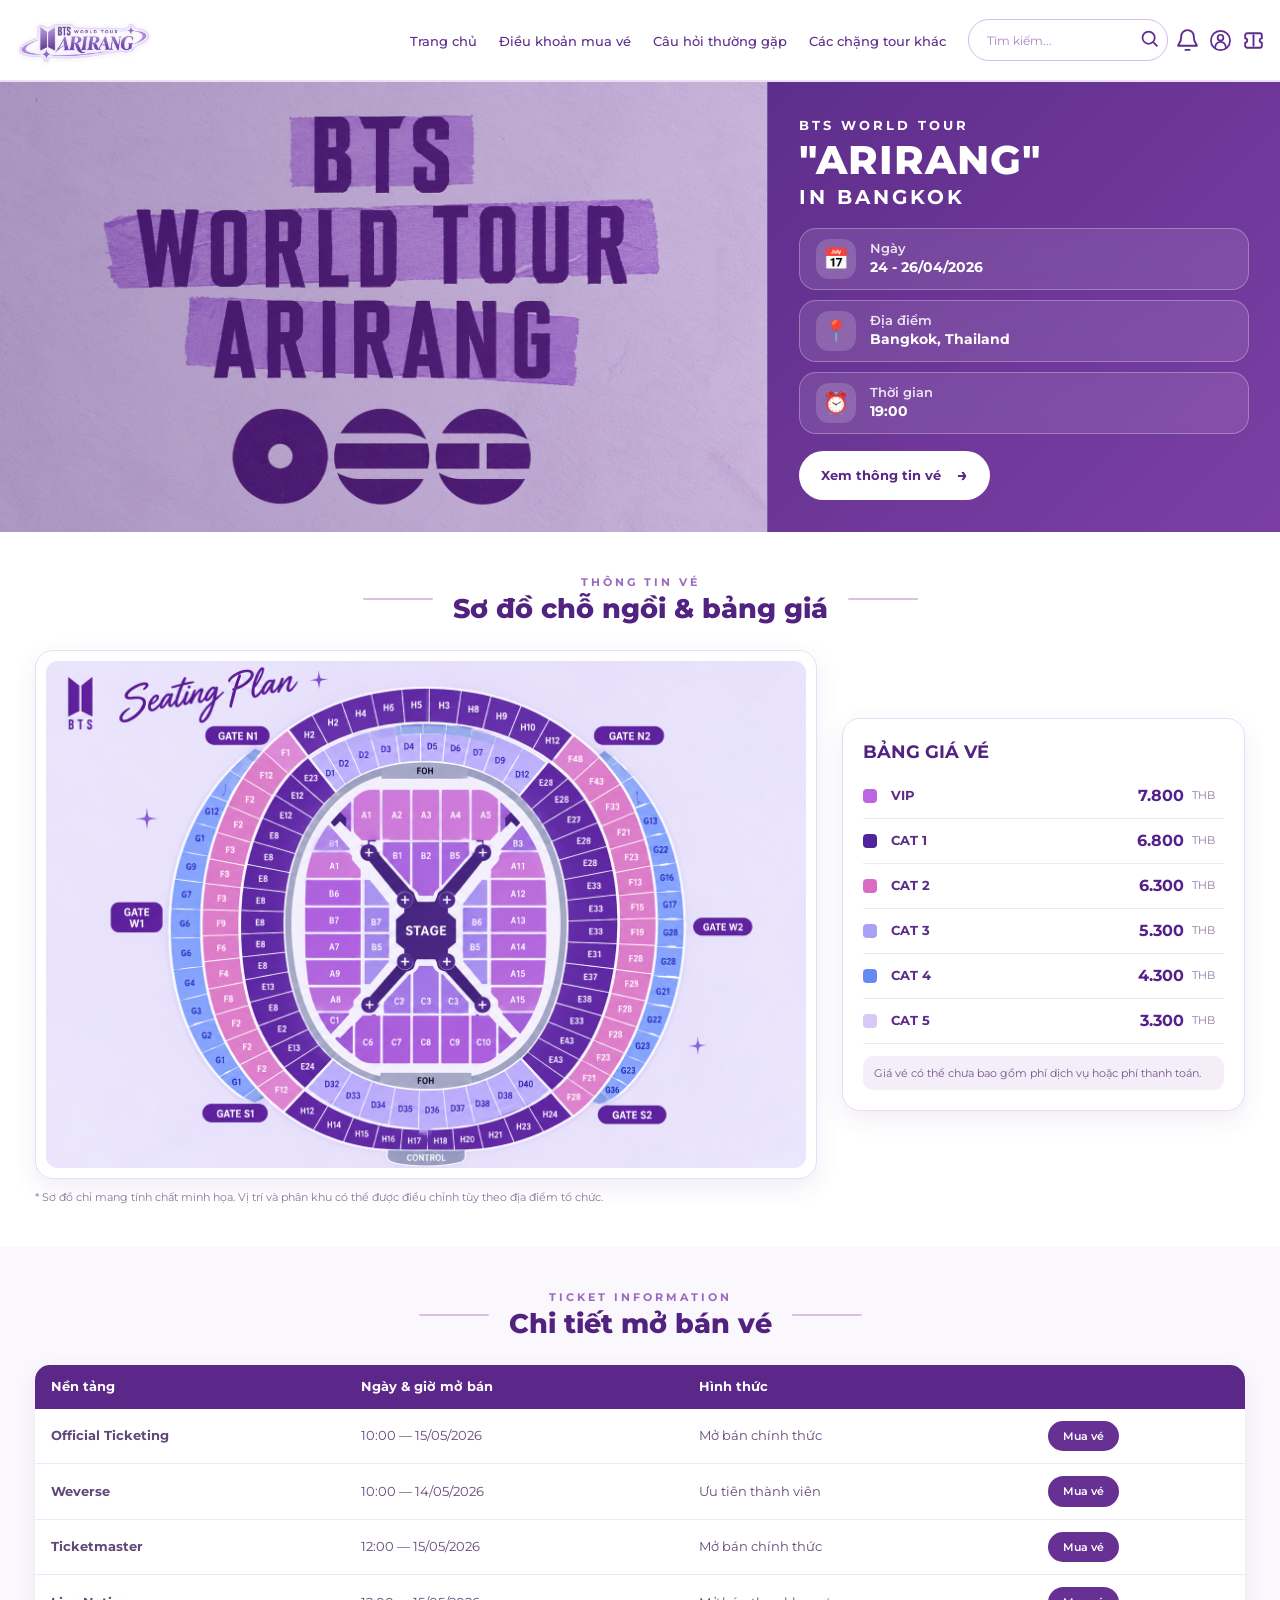
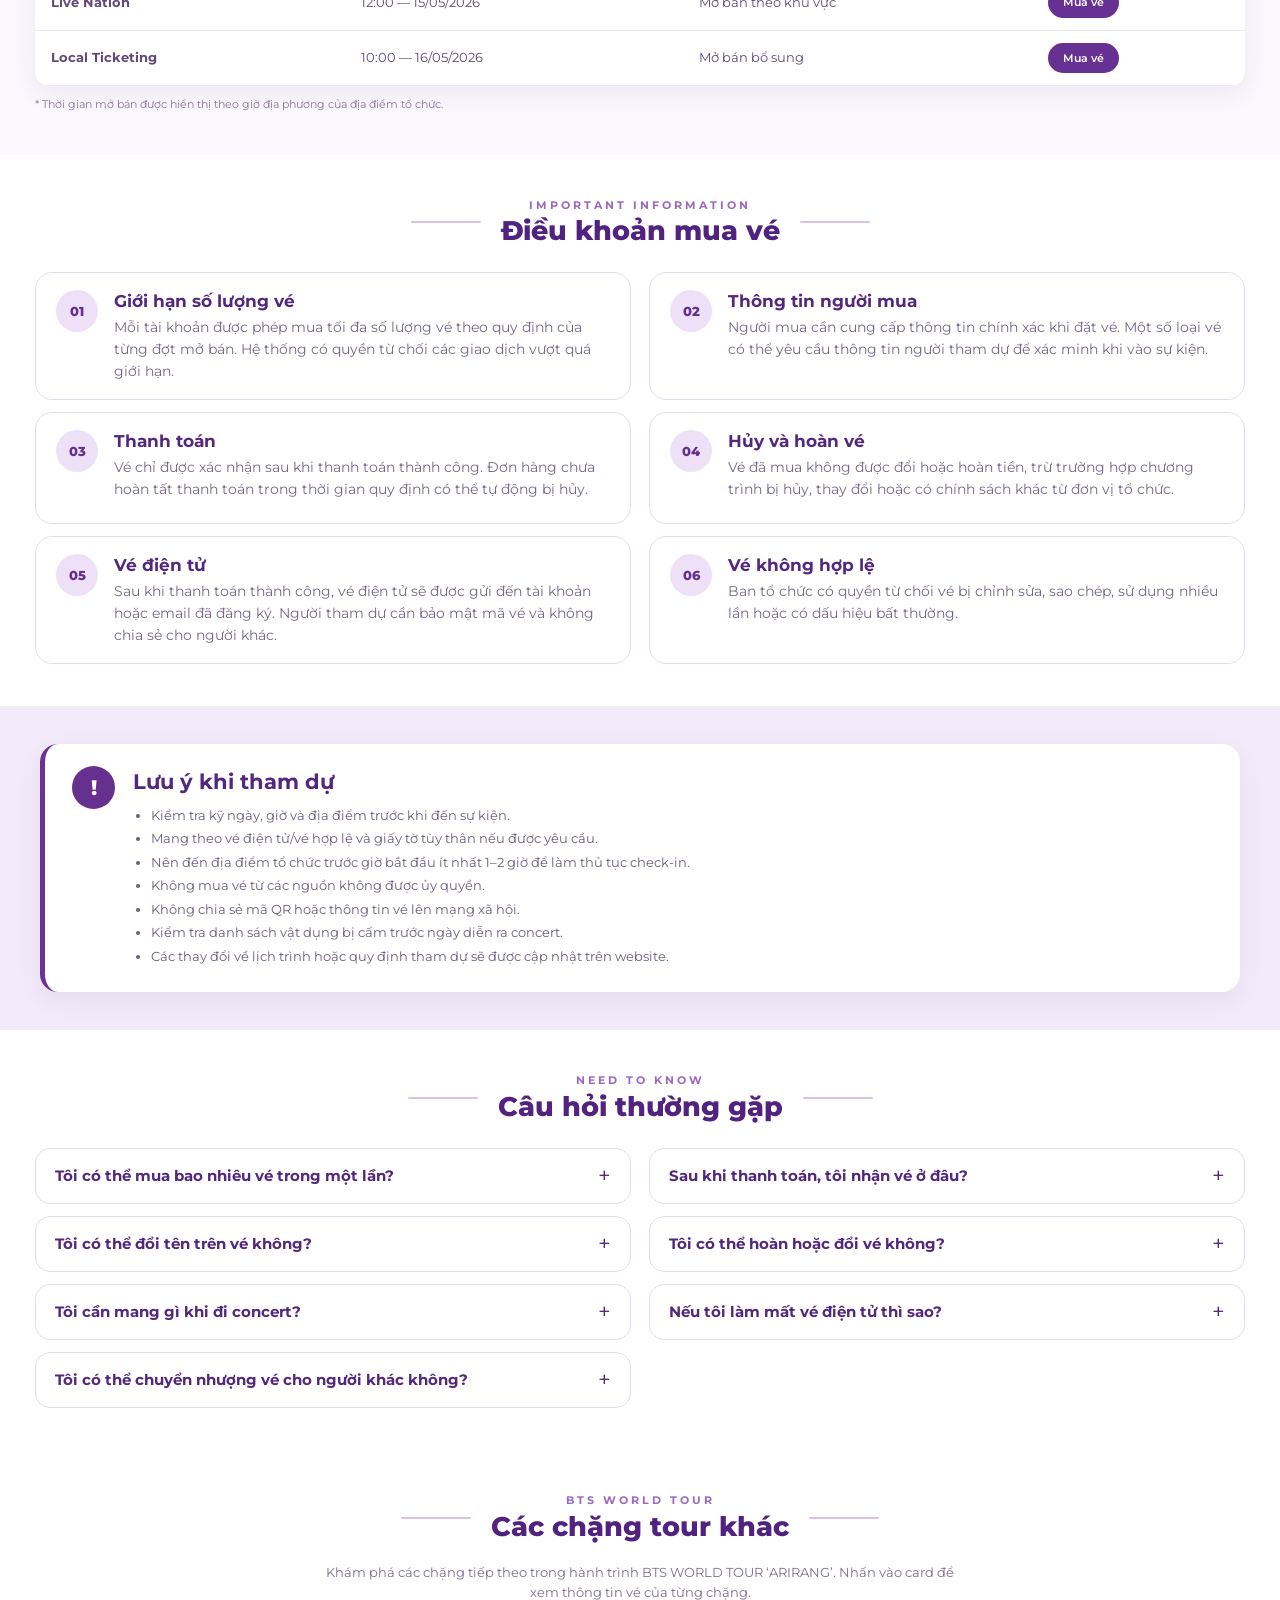
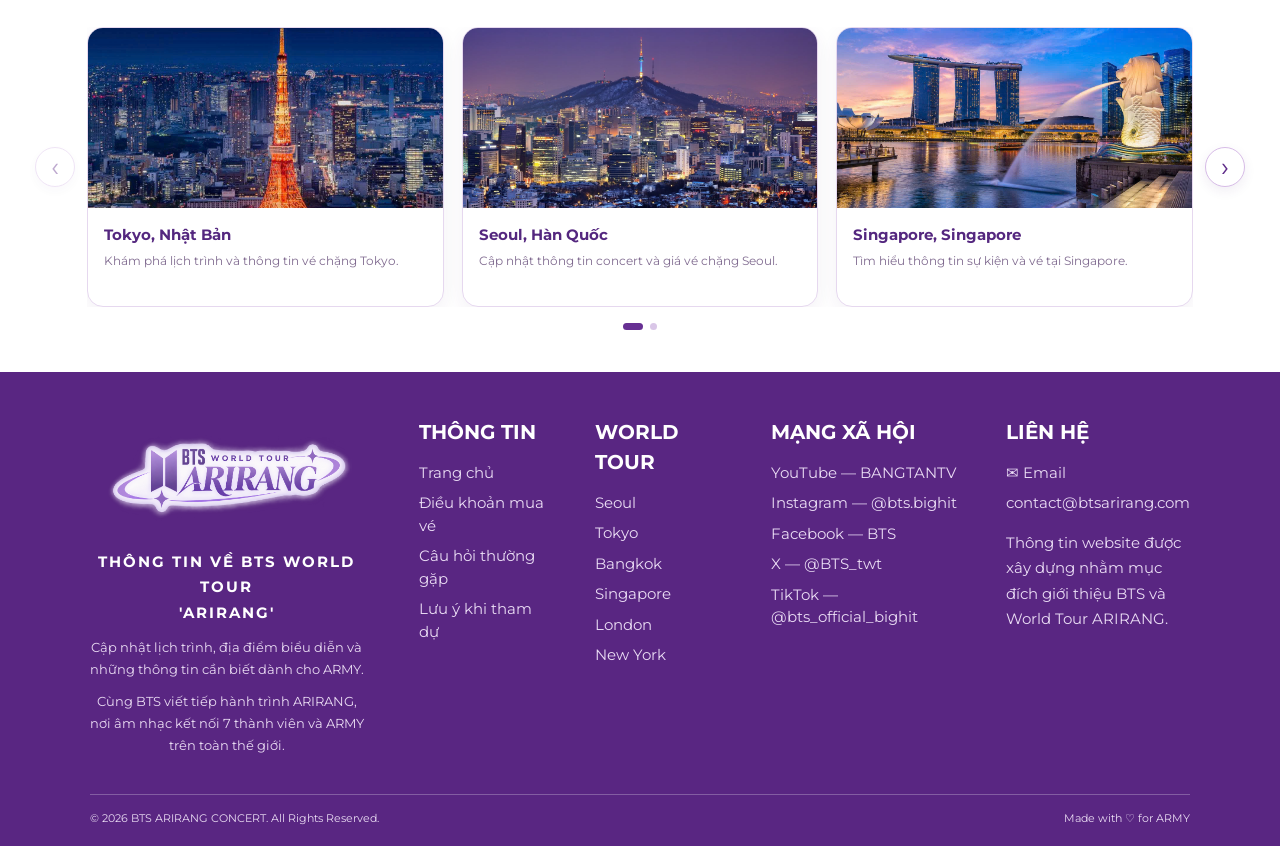
<file: ticket/Bangkok.html>
<!DOCTYPE html>
<html lang="vi">
<head>
    <meta charset="UTF-8">
    <meta name="viewport" content="width=device-width, initial-scale=1.0">

    <title>BTS ARIRANG - Bangkok | Thông tin bán vé</title>

    <link rel="stylesheet" href="ticket.css">

    <link rel="preconnect" href="https://fonts.googleapis.com">
    <link rel="preconnect" href="https://fonts.gstatic.com" crossorigin>

    <link href="https://fonts.googleapis.com/css2?family=Montserrat:wght@400;500;600;700;800&display=swap" rel="stylesheet">
</head>

<body class="bangkok-ticket" id="top">


<!-- =====================================================
     HEADER
===================================================== -->

<header class="header">

    <div class="header-container">

        <a href="#" class="logo">
            <img src="images1/logo tách nền.png" alt="BTS World Tour ARIRANG">
        </a>

        
        <nav class="navbar">
            <a href="../index.html" class="nav-link">Trang chủ</a>
            <a href="#ticket-terms" class="nav-link">Điều khoản mua vé</a>
            <a href="#faq" class="nav-link">Câu hỏi thường gặp</a>
            <a href="#tour" class="nav-link">Các chặng tour khác</a>
        </nav>


        <div class="header-right">

            <div class="search-box">

                <input type="text" placeholder="Tìm kiếm...">

                <button type="button">
                    <svg viewBox="0 0 24 24">
                        <circle cx="11" cy="11" r="7"></circle>
                        <line x1="16.5" y1="16.5" x2="21" y2="21"></line>
                    </svg>
                </button>
            </div>
        </div>

            
            <!-- CHUÔNG THÔNG BÁO -->
        <div class="header-dropdown">
            <button type="button"
            class="header-icon dropdown-toggle"
            id="notificationBtn"
            aria-label="Thông báo"
            aria-expanded="false">
            <svg viewBox="0 0 24 24">
            <path d="M18 8a6 6 0 0 0-12 0c0 7-3 7-3 9h18c0-2-3-2-3-9"></path>
            <path d="M10 21h4"></path>
            </svg>
            </button>

            <div class="header-dropdown-menu" id="notificationMenu">
                <p>Chưa có thông báo mới</p>
            </div>
        </div>


<!-- TÀI KHOẢN -->
<div class="header-dropdown">

    <button type="button"
        class="header-icon dropdown-toggle"
        id="accountBtn"
        aria-label="Tài khoản"
        aria-expanded="false">

        <svg viewBox="0 0 24 24"
            fill="none"
            stroke="currentColor"
            stroke-width="1.8">
            <circle cx="12" cy="12" r="10"></circle>
            <circle cx="12" cy="9" r="3"></circle>
            <path d="M6.5 19a5.5 5.5 0 0 1 11 0"></path>
        </svg>
    </button>

    <!-- MENU TÀI KHOẢN -->
    <div class="header-dropdown-menu account-dropdown"
        id="accountMenu">
        <button type="button" class="login-btn" id="loginBtn">
            Đăng nhập
        </button>
    </div>

</div>


            <!-- VÉ CỦA TÔI -->
        <div class="header-dropdown">
            <button type="button"
            class="header-icon dropdown-toggle"
            id="ticketBtn"
            aria-label="Vé của tôi"
            aria-expanded="false">
            <svg
                    width="21"
                    height="21"
                    viewBox="0 0 24 24"
                    fill="none"
                    stroke="currentColor"
                    stroke-width="1.8"
                >
                    <path d="M4 7a2 2 0 0 1 2-2h12a2 2 0 0 1 2 2v3a2 2 0 0 0 0 4v3a2 2 0 0 1-2 2H6a2 2 0 0 1-2-2v-3a2 2 0 0 0 0-4V7z"></path>
                    <line x1="12" y1="7" x2="12" y2="17"></line>
                </svg>
            </button>

            <div class="header-dropdown-menu ticket-dropdown"
             id="ticketMenu">
                <strong>Bạn chưa mua vé</strong>
                <p>Hãy mua vé để tham gia cùng BTS nhé!</p>
            </div>
        </div>

    </div>

</header>



<!-- =====================================================
     MAIN
===================================================== -->

<main>


<!-- =====================================================
     HERO
===================================================== -->

<section class="event-hero">

    <!-- BÊN TRÁI: HÌNH -->
    <div class="hero-image">

        <img src="images1/logo.png" alt="BTS ARIRANG Bangkok">

        <div class="hero-image-overlay">

            <span>BTS WORLD TOUR</span>

            <h1>"ARIRANG"</h1>

            <h2>IN BANGKOK</h2>

        </div>

    </div>


    <!-- BÊN PHẢI: THÔNG TIN -->
    <div class="hero-info-panel">

        <div class="hero-title-mobile">

            <span>BTS WORLD TOUR</span>

            <h1>"ARIRANG"</h1>

            <h2>IN BANGKOK</h2>

        </div>


        <div class="hero-info-list">

            <div class="hero-info-card">

                <div class="hero-info-icon">📅</div>

                <div>
                    <span>Ngày</span>
                    <strong>24 - 26/04/2026</strong>
                </div>

            </div>


            <div class="hero-info-card">

                <div class="hero-info-icon">📍</div>

                <div>
                    <span>Địa điểm</span>
                    <strong>Bangkok, Thailand</strong>
                </div>

            </div>


            <div class="hero-info-card">

                <div class="hero-info-icon">⏰</div>

                <div>
                    <span>Thời gian</span>
                    <strong>19:00</strong>
                </div>

            </div>

        </div>


        <a href="#seating" class="hero-ticket-button">
            Xem thông tin vé
            <span>→</span>
        </a>

    </div>

</section>



<!-- =====================================================
     SEATING PLAN
===================================================== -->

<section class="section" id="seating">

    <div class="section-title">

        <span class="title-line"></span>

        <div>
            <p class="section-small-title">
                THÔNG TIN VÉ
            </p>

            <h2>
                Sơ đồ chỗ ngồi & bảng giá
            </h2>
        </div>

        <span class="title-line"></span>

    </div>


    <div class="seating-layout">


        <div class="seating-image-box">

            <img
                src="images1/sd bangkok.png"
                alt="Sơ đồ chỗ ngồi BTS ARIRANG"
            >

        </div>


        <div class="price-box">

            <h3>BẢNG GIÁ VÉ</h3>


            <div class="price-item">
                <span class="price-color vip"></span>
                <span class="category">VIP</span>
                <strong>7.800</strong>
                <small>THB</small>
            </div>

            <div class="price-item">
                <span class="price-color cat1"></span>
                <span class="category">CAT 1</span>
                <strong>6.800</strong>
                <small>THB</small>
            </div>

            <div class="price-item">
                <span class="price-color cat2"></span>
                <span class="category">CAT 2</span>
                <strong>6.300</strong>
                <small>THB</small>
            </div>

            <div class="price-item">
                <span class="price-color cat3"></span>
                <span class="category">CAT 3</span>
                <strong>5.300</strong>
                <small>THB</small>
            </div>

            <div class="price-item">
                <span class="price-color cat4"></span>
                <span class="category">CAT 4</span>
                <strong>4.300</strong>
                <small>THB</small>
            </div>

            <div class="price-item">
                <span class="price-color cat5"></span>
                <span class="category">CAT 5</span>
                <strong>3.300</strong>
                <small>THB</small>
            </div>


            <div class="price-note">
                Giá vé có thể chưa bao gồm phí dịch vụ hoặc phí thanh toán.
            </div>

        </div>

    </div>


    <p class="image-note">
        * Sơ đồ chỉ mang tính chất minh họa. Vị trí và phân khu có thể được
        điều chỉnh tùy theo địa điểm tổ chức.
    </p>

</section>



<!-- =====================================================
     TICKET SALE
===================================================== -->

<section class="section light-section" id="ticket-sale">

    <div class="section-title">

        <span class="title-line"></span>

        <div>
            <p class="section-small-title">
                TICKET INFORMATION
            </p>

            <h2>
                Chi tiết mở bán vé
            </h2>
        </div>

        <span class="title-line"></span>

    </div>


    <div class="ticket-table-wrapper">

        <table class="ticket-table">

            <thead>

                <tr>
                    <th>Nền tảng</th>
                    <th>Ngày & giờ mở bán</th>
                    <th>Hình thức</th>
                    <th></th>
                </tr>

            </thead>


            <tbody>

                <tr>
                    <td><strong>Official Ticketing</strong></td>
                    <td>10:00 — 15/05/2026</td>
                    <td>Mở bán chính thức</td>
                    <td>
                        <a href="javascript:void(0)" class="table-button">
                            Mua vé
                        </a>
                    </td>
                </tr>

                <tr>
                    <td><strong>Weverse</strong></td>
                    <td>10:00 — 14/05/2026</td>
                    <td>Ưu tiên thành viên</td>
                    <td>
                        <a href="javascript:void(0)" class="table-button">
                            Mua vé
                        </a>
                    </td>
                </tr>

                <tr>
                    <td><strong>Ticketmaster</strong></td>
                    <td>12:00 — 15/05/2026</td>
                    <td>Mở bán chính thức</td>
                    <td>
                        <a href="javascript:void(0)" class="table-button">
                            Mua vé
                        </a>
                    </td>
                </tr>

                <tr>
                    <td><strong>Live Nation</strong></td>
                    <td>12:00 — 15/05/2026</td>
                    <td>Mở bán theo khu vực</td>
                    <td>
                        <a href="javascript:void(0)" class="table-button">
                            Mua vé
                        </a>
                    </td>
                </tr>

                <tr>
                    <td><strong>Local Ticketing</strong></td>
                    <td>10:00 — 16/05/2026</td>
                    <td>Mở bán bổ sung</td>
                    <td>
                        <a href="javascript:void(0)" class="table-button">
                            Mua vé
                        </a>
                    </td>
                </tr>

            </tbody>

        </table>

    </div>


    <p class="table-note">
        * Thời gian mở bán được hiển thị theo giờ địa phương của địa điểm tổ chức.
    </p>

</section>



<!-- =====================================================
     TERMS
===================================================== -->

<section class="section" id="ticket-terms">

    <div class="section-title">

        <span class="title-line"></span>

        <div>
            <p class="section-small-title">
                IMPORTANT INFORMATION
            </p>

            <h2>
                Điều khoản mua vé
            </h2>
        </div>

        <span class="title-line"></span>

    </div>


    <div class="information-grid">


        <div class="info-card">

            <span class="info-number">01</span>

            <div>

                <h3>
                    Giới hạn số lượng vé
                </h3>

                <p>
                    Mỗi tài khoản được phép mua tối đa số lượng vé theo
                    quy định của từng đợt mở bán. Hệ thống có quyền từ chối
                    các giao dịch vượt quá giới hạn.
                </p>

            </div>

        </div>


        <div class="info-card">

            <span class="info-number">02</span>

            <div>

                <h3>
                    Thông tin người mua
                </h3>

                <p>
                    Người mua cần cung cấp thông tin chính xác khi đặt vé.
                    Một số loại vé có thể yêu cầu thông tin người tham dự
                    để xác minh khi vào sự kiện.
                </p>

            </div>

        </div>


        <div class="info-card">

            <span class="info-number">03</span>

            <div>

                <h3>
                    Thanh toán
                </h3>

                <p>
                    Vé chỉ được xác nhận sau khi thanh toán thành công.
                    Đơn hàng chưa hoàn tất thanh toán trong thời gian quy
                    định có thể tự động bị hủy.
                </p>

            </div>

        </div>


        <div class="info-card">

            <span class="info-number">04</span>

            <div>

                <h3>
                    Hủy và hoàn vé
                </h3>

                <p>
                    Vé đã mua không được đổi hoặc hoàn tiền, trừ trường hợp
                    chương trình bị hủy, thay đổi hoặc có chính sách khác
                    từ đơn vị tổ chức.
                </p>

            </div>

        </div>


        <div class="info-card">

            <span class="info-number">05</span>

            <div>

                <h3>
                    Vé điện tử
                </h3>

                <p>
                    Sau khi thanh toán thành công, vé điện tử sẽ được gửi
                    đến tài khoản hoặc email đã đăng ký. Người tham dự cần
                    bảo mật mã vé và không chia sẻ cho người khác.
                </p>

            </div>

        </div>


        <div class="info-card">

            <span class="info-number">06</span>

            <div>

                <h3>
                    Vé không hợp lệ
                </h3>

                <p>
                    Ban tổ chức có quyền từ chối vé bị chỉnh sửa, sao chép,
                    sử dụng nhiều lần hoặc có dấu hiệu bất thường.
                </p>

            </div>

        </div>

    </div>

</section>



<!-- =====================================================
     NOTICE
===================================================== -->

<section class="notice-section" id="notice">

    <div class="notice-inner">

        <div class="notice-icon">!</div>

        <div>

            <h2>
                Lưu ý khi tham dự
            </h2>

            <ul>

                <li>
                    Kiểm tra kỹ ngày, giờ và địa điểm trước khi đến sự kiện.
                </li>

                <li>
                    Mang theo vé điện tử/vé hợp lệ và giấy tờ tùy thân
                    nếu được yêu cầu.
                </li>

                <li>
                    Nên đến địa điểm tổ chức trước giờ bắt đầu ít nhất
                    1–2 giờ để làm thủ tục check-in.
                </li>

                <li>
                    Không mua vé từ các nguồn không được ủy quyền.
                </li>

                <li>
                    Không chia sẻ mã QR hoặc thông tin vé lên mạng xã hội.
                </li>

                <li>
                    Kiểm tra danh sách vật dụng bị cấm trước ngày diễn ra concert.
                </li>

                <li>
                    Các thay đổi về lịch trình hoặc quy định tham dự sẽ
                    được cập nhật trên website.
                </li>

            </ul>

        </div>

    </div>

</section>



<!-- =====================================================
     FAQ
===================================================== -->

<section class="section" id="faq">

    <div class="section-title">

        <span class="title-line"></span>

        <div>

            <p class="section-small-title">
                NEED TO KNOW
            </p>

            <h2>
                Câu hỏi thường gặp
            </h2>

        </div>

        <span class="title-line"></span>

    </div>


    <div class="faq-list">


        <details>

            <summary>
                Tôi có thể mua bao nhiêu vé trong một lần?
                <span>+</span>
            </summary>

            <p>
                Số lượng vé tối đa phụ thuộc vào từng đợt mở bán.
                Vui lòng kiểm tra thông báo của từng nền tảng trước khi
                đặt vé.
            </p>

        </details>


        <details>

            <summary>
                Sau khi thanh toán, tôi nhận vé ở đâu?
                <span>+</span>
            </summary>

            <p>
                Vé điện tử sẽ được gửi đến tài khoản hoặc email được sử
                dụng khi đặt vé. Hãy kiểm tra cả hộp thư rác nếu chưa
                nhận được email.
            </p>

        </details>


        <details>

            <summary>
                Tôi có thể đổi tên trên vé không?
                <span>+</span>
            </summary>

            <p>
                Việc đổi tên phụ thuộc vào chính sách của từng loại vé
                và nền tảng bán vé. Một số vé có thể yêu cầu thông tin
                người tham dự trùng với giấy tờ tùy thân.
            </p>

        </details>


        <details>

            <summary>
                Tôi có thể hoàn hoặc đổi vé không?
                <span>+</span>
            </summary>

            <p>
                Thông thường vé đã thanh toán sẽ không được hoàn hoặc đổi.
                Trường hợp ngoại lệ sẽ tuân theo chính sách của ban tổ chức.
            </p>

        </details>


        <details>

            <summary>
                Tôi cần mang gì khi đi concert?
                <span>+</span>
            </summary>

            <p>
                Bạn nên mang theo vé hợp lệ và giấy tờ tùy thân theo yêu
                cầu của ban tổ chức. Không nên mang những vật dụng nằm
                trong danh sách cấm.
            </p>

        </details>


        <details>

            <summary>
                Nếu tôi làm mất vé điện tử thì sao?
                <span>+</span>
            </summary>

            <p>
                Hãy đăng nhập lại tài khoản đã sử dụng để mua vé hoặc
                liên hệ với bộ phận hỗ trợ của nền tảng bán vé để được
                kiểm tra.
            </p>

        </details>


        <details>

            <summary>
                Tôi có thể chuyển nhượng vé cho người khác không?
                <span>+</span>
            </summary>

            <p>
                Điều này phụ thuộc vào điều kiện của từng loại vé.
                Nếu vé có thông tin người tham dự, việc chuyển nhượng
                có thể bị hạn chế.
            </p>

        </details>


    </div>

</section>


<!-- =====================================================
     5 CHẶNG TOUR KHÁC
===================================================== -->

<section class="section media-section" id="tour">

    <div class="section-title">
        <span class="title-line"></span>

        <div>
            <p class="section-small-title">BTS WORLD TOUR</p>
            <h2>Các chặng tour khác</h2>
        </div>

        <span class="title-line"></span>
    </div>

    <p class="media-description">
        Khám phá các chặng tiếp theo trong hành trình
        BTS WORLD TOUR ‘ARIRANG’.
        Nhấn vào card để xem thông tin vé của từng chặng.
    </p>

    <div class="carousel-wrapper">

        <button
            type="button"
            class="carousel-button prev"
            id="prevBtn"
            aria-label="Chặng trước">
            ‹
        </button>

        <div class="cards-window">

            <div class="media-cards" id="mediaCards">

                <!-- CARD 1 -->
                <a href="Tokyo.html" class="media-card">
                    <div class="media-card-image">
                        <img src="images1/tokyo.jpg"
                             alt="BTS ARIRANG tại Tokyo">
                    </div>
                    <div class="media-card-content">
                        <h3>Tokyo, Nhật Bản</h3>
                        <p>Khám phá lịch trình và thông tin vé chặng Tokyo.</p>
                    </div>
                </a>

                <!-- CARD 2 -->
                <a href="Seoul.html" class="media-card">
                    <div class="media-card-image">
                        <img src="images1/seoul.jpg"
                             alt="BTS ARIRANG tại Seoul">
                    </div>
                    <div class="media-card-content">
                        <h3>Seoul, Hàn Quốc</h3>
                        <p>Cập nhật thông tin concert và giá vé chặng Seoul.</p>
                    </div>
                </a>

                <!-- CARD 3 -->
                <a href="Singapore.html" class="media-card">
                    <div class="media-card-image">
                        <img src="images1/singapore.jpg"
                             alt="BTS ARIRANG tại Singapore">
                    </div>
                    <div class="media-card-content">
                        <h3>Singapore, Singapore</h3>
                        <p>Tìm hiểu thông tin sự kiện và vé tại Singapore.</p>
                    </div>
                </a>

                <!-- CARD 4 -->
                <a href="London.html" class="media-card">
                    <div class="media-card-image">
                        <img src="images1/London.jpg"
                             alt="BTS ARIRANG tại London">
                    </div>
                    <div class="media-card-content">
                        <h3>London, Anh</h3>
                        <p>Theo dõi thông tin chặng tour tại chặng London.</p>
                    </div>
                </a>

                <!-- CARD 5 -->
                <a href="Newyork.html" class="media-card">
                    <div class="media-card-image">
                        <img src="images1/New York.jpg"
                             alt="BTS ARIRANG tại New York">
                    </div>
                    <div class="media-card-content">
                        <h3>New York, Mỹ</h3>
                        <p>Khám phá lịch trình và thông tin vé chặng New York.</p>
                    </div>
                </a>

            </div>
        </div>

        <button
            type="button"
            class="carousel-button next"
            id="nextBtn"
            aria-label="Chặng tiếp theo">
            ›
        </button>

    </div>

    <div class="carousel-dots" id="carouselDots">
        <span class="dot active"></span>
        <span class="dot"></span>
    </div>

</section>


</main>



<!-- =====================================================
     FOOTER
===================================================== -->

<footer class="footer">

    <div class="footer-container">


        <div class="footer-brand">

            <img
                src="images1/logo tách nền.png" alt="BTS World Tour ARIRANG"
            >

            <h3>
                THÔNG TIN VỀ BTS WORLD TOUR
                <br>
                'ARIRANG'
            </h3>

            <p>
                Cập nhật lịch trình, địa điểm biểu diễn và những thông tin
                cần biết dành cho ARMY.
            </p>

            <p>
                Cùng BTS viết tiếp hành trình ARIRANG, nơi âm nhạc kết nối
                7 thành viên và ARMY trên toàn thế giới.
            </p>

        </div>


        <div class="footer-column">

            <h3>THÔNG TIN</h3>

            <a href="#top">Trang chủ</a>
            <a href="#ticket-terms">Điều khoản mua vé</a>
            <a href="#faq">Câu hỏi thường gặp</a>
            <a href="#notice">Lưu ý khi tham dự</a>

        </div>


        <div class="footer-column">

            <h3>WORLD TOUR</h3>

            <a href="Seoul.html">Seoul</a>
            <a href="Tokyo.html">Tokyo</a>
            <a href="Bangkok.html">Bangkok</a>
            <a href="Singapore.html">Singapore</a>
            <a href="London.html">London</a>
            <a href="New York.html">New York</a>

        </div>


        <div class="footer-column">

            <h3>MẠNG XÃ HỘI</h3>

            <a href="https://www.youtube.com/@BTS">YouTube — BANGTANTV</a>
            <a href="https://www.instagram.com/bts.bighitofficial/">Instagram — @bts.bighit</a>
            <a href="https://www.facebook.com/bangtan.official?locale=vi_VN">Facebook — BTS</a>
            <a href="https://x.com/bts_bighit">X — @BTS_twt</a>
            <a href="https://www.tiktok.com/@bts_official_bighit">TikTok — @bts_official_bighit</a>

        </div>


        <div class="footer-column contact-column">

            <h3>LIÊN HỆ</h3>

            <p>✉ Email</p>

            <a href="mailto:contact@btsarirang.com">
                contact@btsarirang.com
            </a>

            <p class="footer-description">
                Thông tin website được xây dựng nhằm mục đích giới thiệu
                BTS và World Tour ARIRANG.
            </p>

        </div>

    </div>


    <div class="footer-bottom">

        <span>
            © 2026 BTS ARIRANG CONCERT. All Rights Reserved.
        </span>

        <span>
            Made with ♡ for ARMY
        </span>

    </div>

</footer>


<script src="script.js"></script>
</body>
</html>
</file>
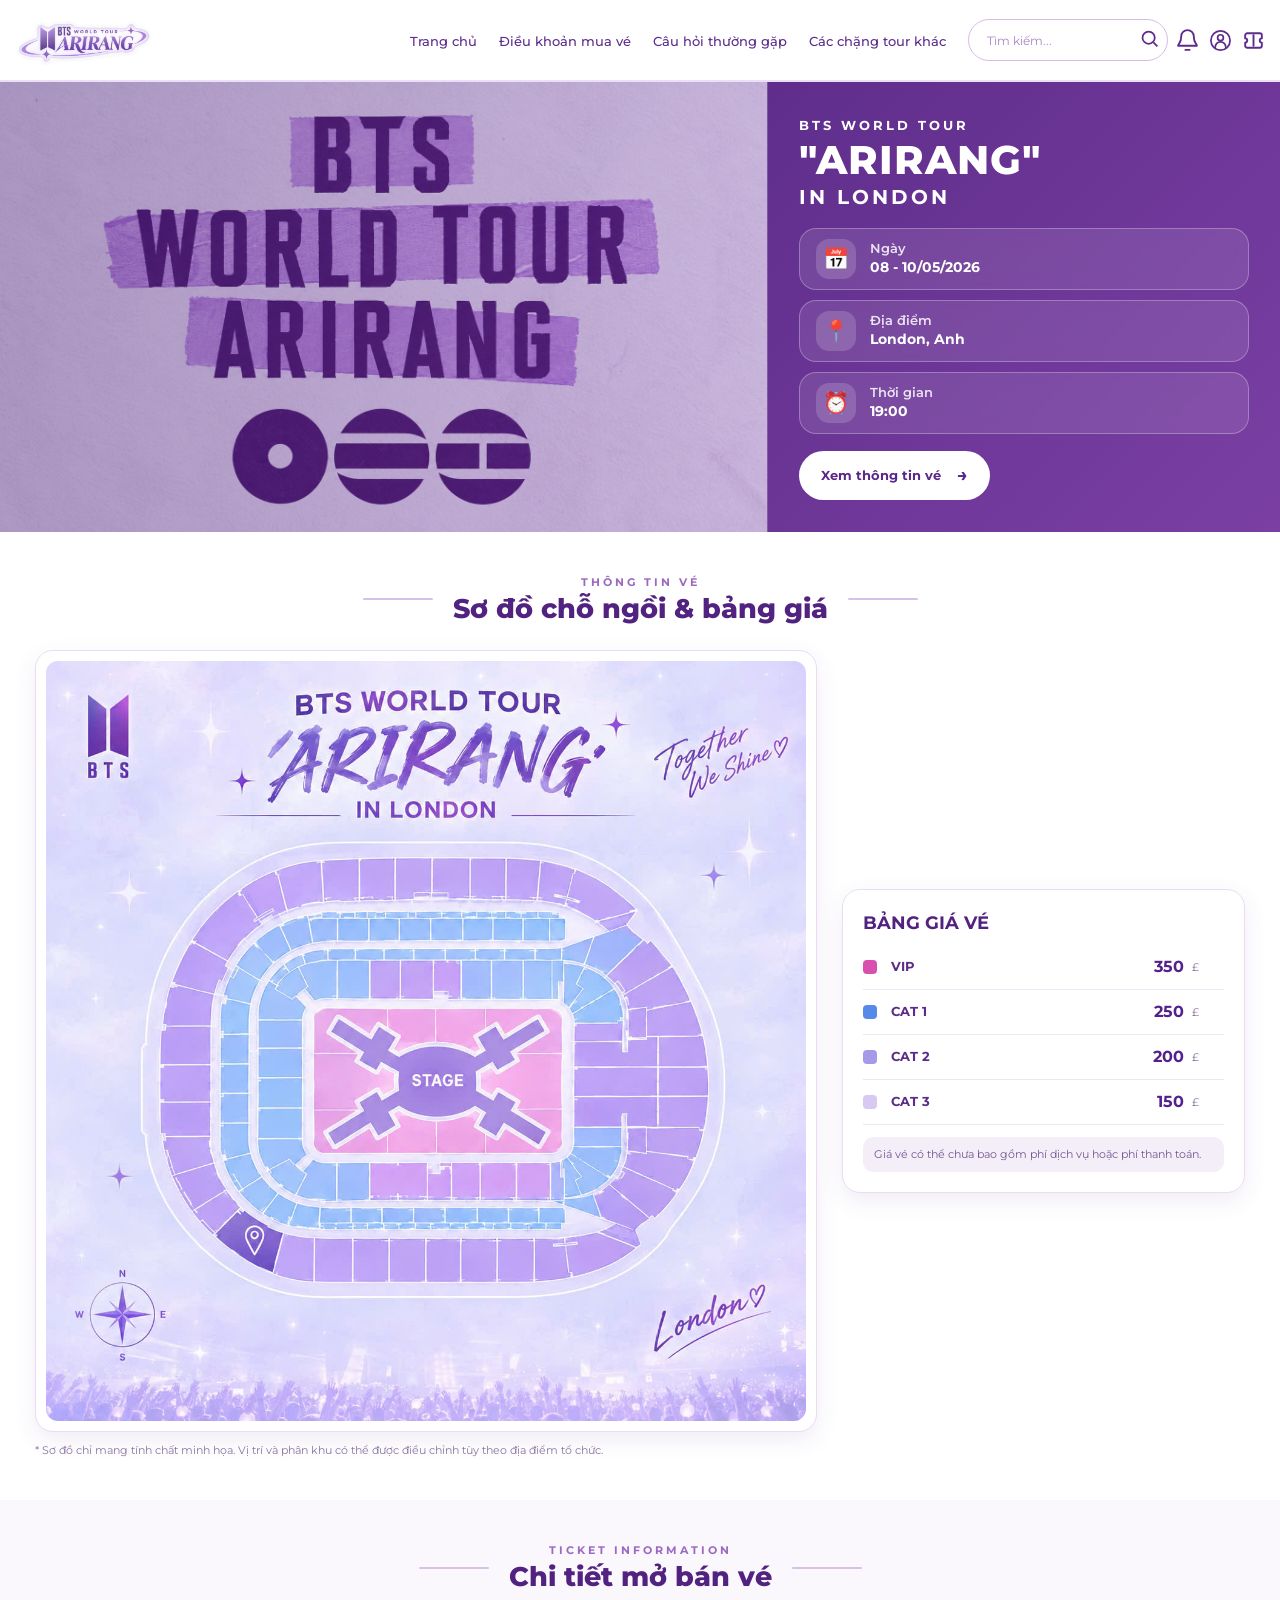
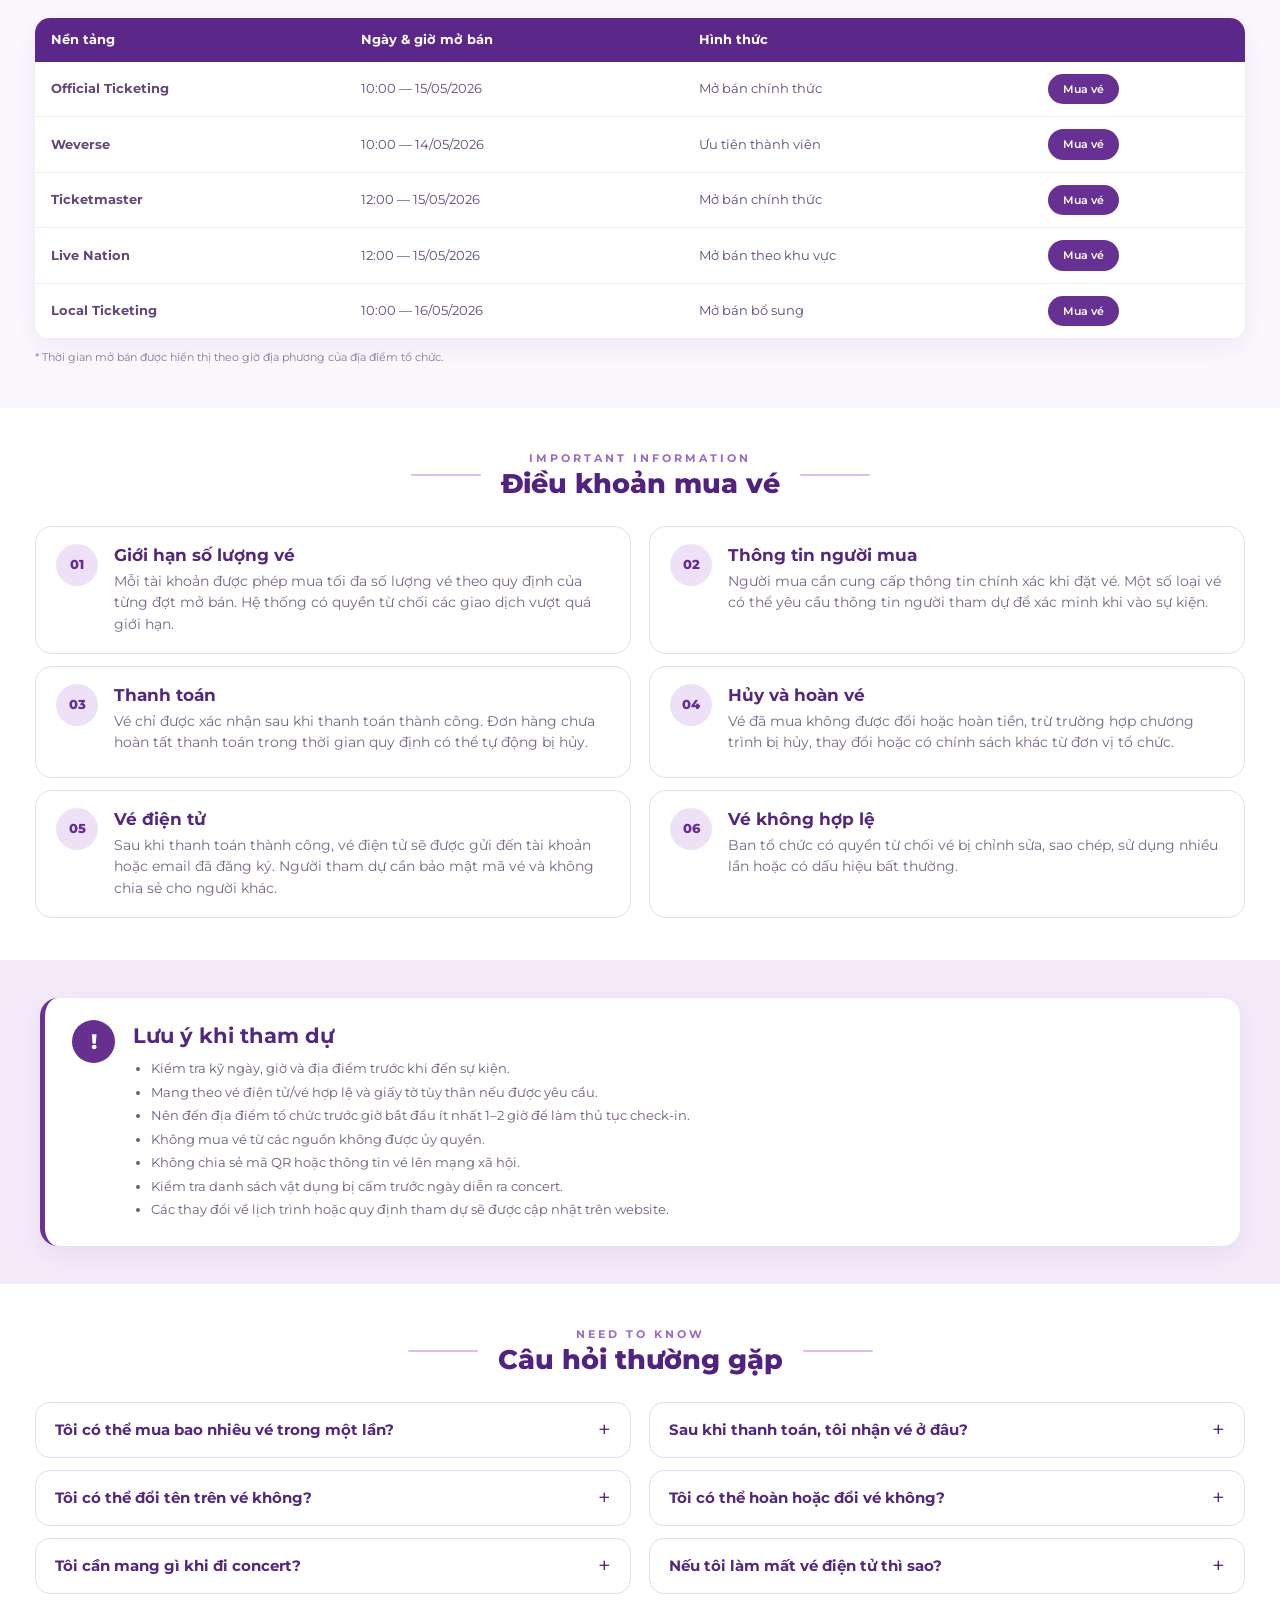
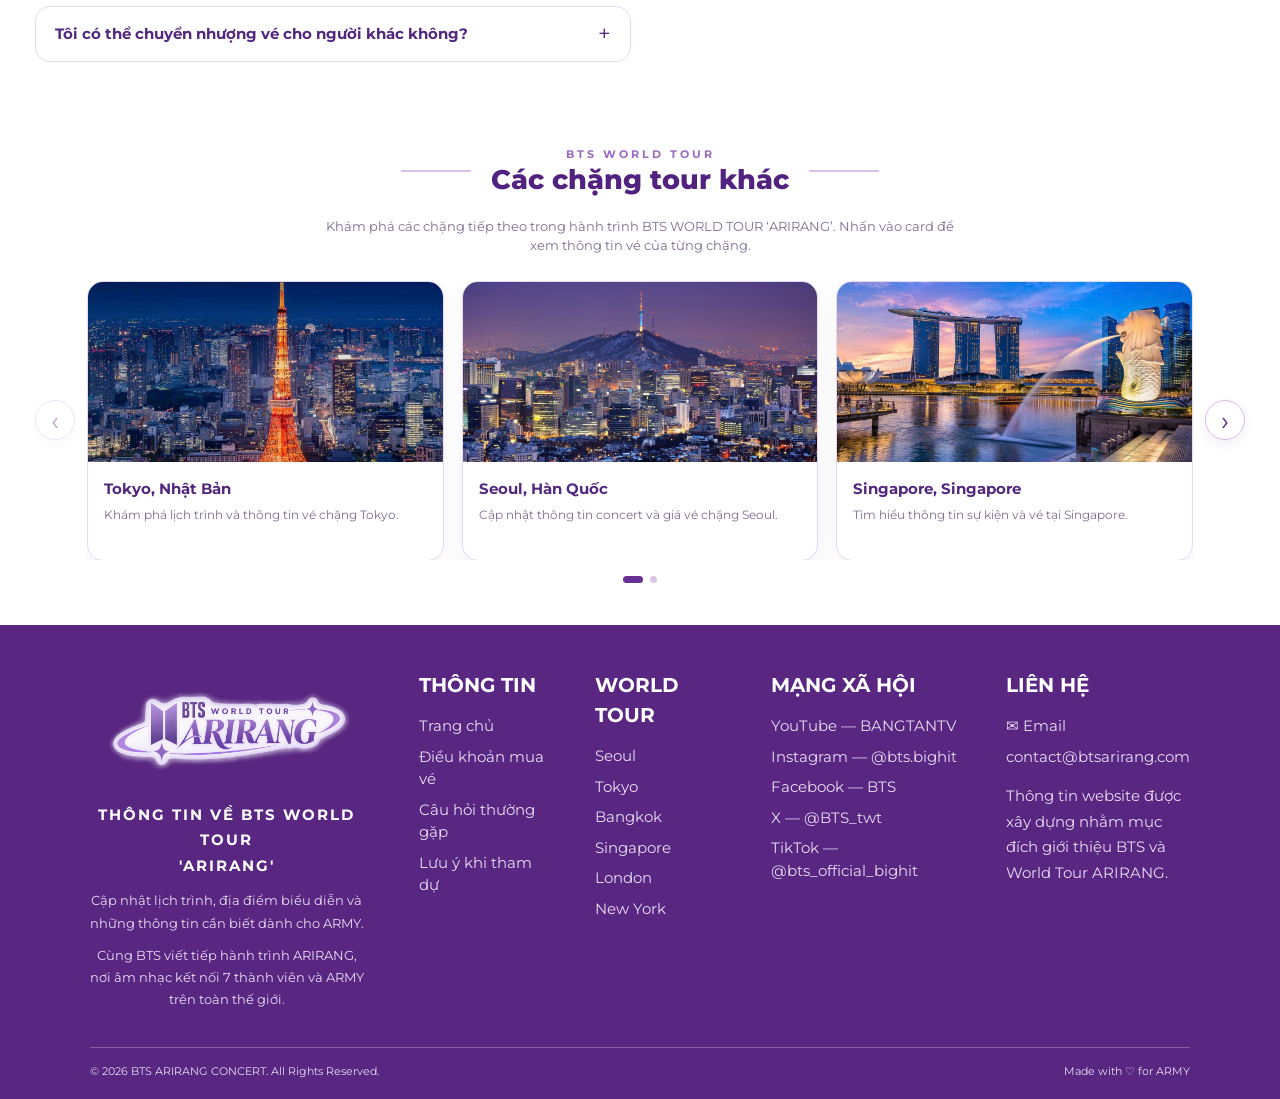
<file: ticket/London.html>
<!DOCTYPE html>
<html lang="vi">
<head>
    <meta charset="UTF-8">
    <meta name="viewport" content="width=device-width, initial-scale=1.0">

    <title>BTS ARIRANG - London | Thông tin bán vé</title>

    <link rel="stylesheet" href="ticket.css">

    <link rel="preconnect" href="https://fonts.googleapis.com">
    <link rel="preconnect" href="https://fonts.gstatic.com" crossorigin>

    <link href="https://fonts.googleapis.com/css2?family=Montserrat:wght@400;500;600;700;800&display=swap" rel="stylesheet">
</head>

<body class="london-ticket" id="top">


<!-- =====================================================
     HEADER
===================================================== -->

<header class="header">

    <div class="header-container">

        <a href="#" class="logo">
            <img src="images1/logo tách nền.png" alt="BTS World Tour ARIRANG">
        </a>

        
        <nav class="navbar">
            <a href="../index.html" class="nav-link">Trang chủ</a>
            <a href="#ticket-terms" class="nav-link">Điều khoản mua vé</a>
            <a href="#faq" class="nav-link">Câu hỏi thường gặp</a>
            <a href="#tour" class="nav-link">Các chặng tour khác</a>
        </nav>


        <div class="header-right">

            <div class="search-box">

                <input type="text" placeholder="Tìm kiếm...">

                <button type="button">
                    <svg viewBox="0 0 24 24">
                        <circle cx="11" cy="11" r="7"></circle>
                        <line x1="16.5" y1="16.5" x2="21" y2="21"></line>
                    </svg>
                </button>
            </div>
        </div>

            
            <!-- CHUÔNG THÔNG BÁO -->
        <div class="header-dropdown">
            <button type="button"
            class="header-icon dropdown-toggle"
            id="notificationBtn"
            aria-label="Thông báo"
            aria-expanded="false">
            <svg viewBox="0 0 24 24">
            <path d="M18 8a6 6 0 0 0-12 0c0 7-3 7-3 9h18c0-2-3-2-3-9"></path>
            <path d="M10 21h4"></path>
            </svg>
            </button>

            <div class="header-dropdown-menu" id="notificationMenu">
                <p>Chưa có thông báo mới</p>
            </div>
        </div>


<!-- TÀI KHOẢN -->
<div class="header-dropdown">

    <button type="button"
        class="header-icon dropdown-toggle"
        id="accountBtn"
        aria-label="Tài khoản"
        aria-expanded="false">

        <svg viewBox="0 0 24 24"
            fill="none"
            stroke="currentColor"
            stroke-width="1.8">
            <circle cx="12" cy="12" r="10"></circle>
            <circle cx="12" cy="9" r="3"></circle>
            <path d="M6.5 19a5.5 5.5 0 0 1 11 0"></path>
        </svg>
    </button>

    <!-- MENU TÀI KHOẢN -->
    <div class="header-dropdown-menu account-dropdown"
        id="accountMenu">
        <button type="button" class="login-btn" id="loginBtn">
            Đăng nhập
        </button>
    </div>

</div>


            <!-- VÉ CỦA TÔI -->
        <div class="header-dropdown">
            <button type="button"
            class="header-icon dropdown-toggle"
            id="ticketBtn"
            aria-label="Vé của tôi"
            aria-expanded="false">
            <svg
                    width="21"
                    height="21"
                    viewBox="0 0 24 24"
                    fill="none"
                    stroke="currentColor"
                    stroke-width="1.8"
                >
                    <path d="M4 7a2 2 0 0 1 2-2h12a2 2 0 0 1 2 2v3a2 2 0 0 0 0 4v3a2 2 0 0 1-2 2H6a2 2 0 0 1-2-2v-3a2 2 0 0 0 0-4V7z"></path>
                    <line x1="12" y1="7" x2="12" y2="17"></line>
                </svg>
            </button>

            <div class="header-dropdown-menu ticket-dropdown"
             id="ticketMenu">
                <strong>Bạn chưa mua vé</strong>
                <p>Hãy mua vé để tham gia cùng BTS nhé!</p>
            </div>
        </div>

    </div>

</header>



<!-- =====================================================
     MAIN
===================================================== -->

<main>


<!-- =====================================================
     HERO
===================================================== -->

<section class="event-hero">

    <!-- BÊN TRÁI: HÌNH -->
    <div class="hero-image">

        <img src="images1/logo.png" alt="BTS ARIRANG London">

        <div class="hero-image-overlay">

            <span>BTS WORLD TOUR</span>

            <h1>"ARIRANG"</h1>

            <h2>IN LONDON</h2>

        </div>

    </div>


    <!-- BÊN PHẢI: THÔNG TIN -->
    <div class="hero-info-panel">

        <div class="hero-title-mobile">

            <span>BTS WORLD TOUR</span>

            <h1>"ARIRANG"</h1>

            <h2>IN LONDON</h2>

        </div>


        <div class="hero-info-list">

            <div class="hero-info-card">

                <div class="hero-info-icon">📅</div>

                <div>
                    <span>Ngày</span>
                    <strong>08 - 10/05/2026</strong>
                </div>

            </div>


            <div class="hero-info-card">

                <div class="hero-info-icon">📍</div>

                <div>
                    <span>Địa điểm</span>
                    <strong>London, Anh</strong>
                </div>

            </div>


            <div class="hero-info-card">

                <div class="hero-info-icon">⏰</div>

                <div>
                    <span>Thời gian</span>
                    <strong>19:00</strong>
                </div>

            </div>

        </div>


        <a href="#seating" class="hero-ticket-button">
            Xem thông tin vé
            <span>→</span>
        </a>

    </div>

</section>



<!-- =====================================================
     SEATING PLAN
===================================================== -->

<section class="section" id="seating">

    <div class="section-title">

        <span class="title-line"></span>

        <div>
            <p class="section-small-title">
                THÔNG TIN VÉ
            </p>

            <h2>
                Sơ đồ chỗ ngồi & bảng giá
            </h2>
        </div>

        <span class="title-line"></span>

    </div>


    <div class="seating-layout">


        <div class="seating-image-box">

            <img
                src="images1/sd london.jpg"
                alt="Sơ đồ chỗ ngồi BTS ARIRANG"
            >

        </div>


        <div class="price-box">

            <h3>BẢNG GIÁ VÉ</h3>


            <div class="price-item">
                <span class="price-color vip"></span>
                <span class="category">VIP</span>
                <strong>350</strong>
                <small>£</small>
            </div>

            <div class="price-item">
                <span class="price-color cat1"></span>
                <span class="category">CAT 1</span>
                <strong>250</strong>
                <small>£</small>
            </div>

            <div class="price-item">
                <span class="price-color cat2"></span>
                <span class="category">CAT 2</span>
                <strong>200</strong>
                <small>£</small>
            </div>

            <div class="price-item">
                <span class="price-color cat3"></span>
                <span class="category">CAT 3</span>
                <strong>150</strong>
                <small>£</small>
            </div>



            <div class="price-note">
                Giá vé có thể chưa bao gồm phí dịch vụ hoặc phí thanh toán.
            </div>

        </div>

    </div>


    <p class="image-note">
        * Sơ đồ chỉ mang tính chất minh họa. Vị trí và phân khu có thể được
        điều chỉnh tùy theo địa điểm tổ chức.
    </p>

</section>



<!-- =====================================================
     TICKET SALE
===================================================== -->

<section class="section light-section" id="ticket-sale">

    <div class="section-title">

        <span class="title-line"></span>

        <div>
            <p class="section-small-title">
                TICKET INFORMATION
            </p>

            <h2>
                Chi tiết mở bán vé
            </h2>
        </div>

        <span class="title-line"></span>

    </div>


    <div class="ticket-table-wrapper">

        <table class="ticket-table">

            <thead>

                <tr>
                    <th>Nền tảng</th>
                    <th>Ngày & giờ mở bán</th>
                    <th>Hình thức</th>
                    <th></th>
                </tr>

            </thead>


            <tbody>

                <tr>
                    <td><strong>Official Ticketing</strong></td>
                    <td>10:00 — 15/05/2026</td>
                    <td>Mở bán chính thức</td>
                    <td>
                        <a href="javascript:void(0)" class="table-button">
                            Mua vé
                        </a>
                    </td>
                </tr>

                <tr>
                    <td><strong>Weverse</strong></td>
                    <td>10:00 — 14/05/2026</td>
                    <td>Ưu tiên thành viên</td>
                    <td>
                        <a href="javascript:void(0)" class="table-button">
                            Mua vé
                        </a>
                    </td>
                </tr>

                <tr>
                    <td><strong>Ticketmaster</strong></td>
                    <td>12:00 — 15/05/2026</td>
                    <td>Mở bán chính thức</td>
                    <td>
                        <a href="javascript:void(0)" class="table-button">
                            Mua vé
                        </a>
                    </td>
                </tr>

                <tr>
                    <td><strong>Live Nation</strong></td>
                    <td>12:00 — 15/05/2026</td>
                    <td>Mở bán theo khu vực</td>
                    <td>
                        <a href="javascript:void(0)" class="table-button">
                            Mua vé
                        </a>
                    </td>
                </tr>

                <tr>
                    <td><strong>Local Ticketing</strong></td>
                    <td>10:00 — 16/05/2026</td>
                    <td>Mở bán bổ sung</td>
                    <td>
                        <a href="javascript:void(0)" class="table-button">
                            Mua vé
                        </a>
                    </td>
                </tr>

            </tbody>

        </table>

    </div>


    <p class="table-note">
        * Thời gian mở bán được hiển thị theo giờ địa phương của địa điểm tổ chức.
    </p>

</section>



<!-- =====================================================
     TERMS
===================================================== -->

<section class="section" id="ticket-terms">

    <div class="section-title">

        <span class="title-line"></span>

        <div>
            <p class="section-small-title">
                IMPORTANT INFORMATION
            </p>

            <h2>
                Điều khoản mua vé
            </h2>
        </div>

        <span class="title-line"></span>

    </div>


    <div class="information-grid">


        <div class="info-card">

            <span class="info-number">01</span>

            <div>

                <h3>
                    Giới hạn số lượng vé
                </h3>

                <p>
                    Mỗi tài khoản được phép mua tối đa số lượng vé theo
                    quy định của từng đợt mở bán. Hệ thống có quyền từ chối
                    các giao dịch vượt quá giới hạn.
                </p>

            </div>

        </div>


        <div class="info-card">

            <span class="info-number">02</span>

            <div>

                <h3>
                    Thông tin người mua
                </h3>

                <p>
                    Người mua cần cung cấp thông tin chính xác khi đặt vé.
                    Một số loại vé có thể yêu cầu thông tin người tham dự
                    để xác minh khi vào sự kiện.
                </p>

            </div>

        </div>


        <div class="info-card">

            <span class="info-number">03</span>

            <div>

                <h3>
                    Thanh toán
                </h3>

                <p>
                    Vé chỉ được xác nhận sau khi thanh toán thành công.
                    Đơn hàng chưa hoàn tất thanh toán trong thời gian quy
                    định có thể tự động bị hủy.
                </p>

            </div>

        </div>


        <div class="info-card">

            <span class="info-number">04</span>

            <div>

                <h3>
                    Hủy và hoàn vé
                </h3>

                <p>
                    Vé đã mua không được đổi hoặc hoàn tiền, trừ trường hợp
                    chương trình bị hủy, thay đổi hoặc có chính sách khác
                    từ đơn vị tổ chức.
                </p>

            </div>

        </div>


        <div class="info-card">

            <span class="info-number">05</span>

            <div>

                <h3>
                    Vé điện tử
                </h3>

                <p>
                    Sau khi thanh toán thành công, vé điện tử sẽ được gửi
                    đến tài khoản hoặc email đã đăng ký. Người tham dự cần
                    bảo mật mã vé và không chia sẻ cho người khác.
                </p>

            </div>

        </div>


        <div class="info-card">

            <span class="info-number">06</span>

            <div>

                <h3>
                    Vé không hợp lệ
                </h3>

                <p>
                    Ban tổ chức có quyền từ chối vé bị chỉnh sửa, sao chép,
                    sử dụng nhiều lần hoặc có dấu hiệu bất thường.
                </p>

            </div>

        </div>

    </div>

</section>



<!-- =====================================================
     NOTICE
===================================================== -->

<section class="notice-section" id="notice">

    <div class="notice-inner">

        <div class="notice-icon">!</div>

        <div>

            <h2>
                Lưu ý khi tham dự
            </h2>

            <ul>

                <li>
                    Kiểm tra kỹ ngày, giờ và địa điểm trước khi đến sự kiện.
                </li>

                <li>
                    Mang theo vé điện tử/vé hợp lệ và giấy tờ tùy thân
                    nếu được yêu cầu.
                </li>

                <li>
                    Nên đến địa điểm tổ chức trước giờ bắt đầu ít nhất
                    1–2 giờ để làm thủ tục check-in.
                </li>

                <li>
                    Không mua vé từ các nguồn không được ủy quyền.
                </li>

                <li>
                    Không chia sẻ mã QR hoặc thông tin vé lên mạng xã hội.
                </li>

                <li>
                    Kiểm tra danh sách vật dụng bị cấm trước ngày diễn ra concert.
                </li>

                <li>
                    Các thay đổi về lịch trình hoặc quy định tham dự sẽ
                    được cập nhật trên website.
                </li>

            </ul>

        </div>

    </div>

</section>



<!-- =====================================================
     FAQ
===================================================== -->

<section class="section" id="faq">

    <div class="section-title">

        <span class="title-line"></span>

        <div>

            <p class="section-small-title">
                NEED TO KNOW
            </p>

            <h2>
                Câu hỏi thường gặp
            </h2>

        </div>

        <span class="title-line"></span>

    </div>


    <div class="faq-list">


        <details>

            <summary>
                Tôi có thể mua bao nhiêu vé trong một lần?
                <span>+</span>
            </summary>

            <p>
                Số lượng vé tối đa phụ thuộc vào từng đợt mở bán.
                Vui lòng kiểm tra thông báo của từng nền tảng trước khi
                đặt vé.
            </p>

        </details>


        <details>

            <summary>
                Sau khi thanh toán, tôi nhận vé ở đâu?
                <span>+</span>
            </summary>

            <p>
                Vé điện tử sẽ được gửi đến tài khoản hoặc email được sử
                dụng khi đặt vé. Hãy kiểm tra cả hộp thư rác nếu chưa
                nhận được email.
            </p>

        </details>


        <details>

            <summary>
                Tôi có thể đổi tên trên vé không?
                <span>+</span>
            </summary>

            <p>
                Việc đổi tên phụ thuộc vào chính sách của từng loại vé
                và nền tảng bán vé. Một số vé có thể yêu cầu thông tin
                người tham dự trùng với giấy tờ tùy thân.
            </p>

        </details>


        <details>

            <summary>
                Tôi có thể hoàn hoặc đổi vé không?
                <span>+</span>
            </summary>

            <p>
                Thông thường vé đã thanh toán sẽ không được hoàn hoặc đổi.
                Trường hợp ngoại lệ sẽ tuân theo chính sách của ban tổ chức.
            </p>

        </details>


        <details>

            <summary>
                Tôi cần mang gì khi đi concert?
                <span>+</span>
            </summary>

            <p>
                Bạn nên mang theo vé hợp lệ và giấy tờ tùy thân theo yêu
                cầu của ban tổ chức. Không nên mang những vật dụng nằm
                trong danh sách cấm.
            </p>

        </details>


        <details>

            <summary>
                Nếu tôi làm mất vé điện tử thì sao?
                <span>+</span>
            </summary>

            <p>
                Hãy đăng nhập lại tài khoản đã sử dụng để mua vé hoặc
                liên hệ với bộ phận hỗ trợ của nền tảng bán vé để được
                kiểm tra.
            </p>

        </details>


        <details>

            <summary>
                Tôi có thể chuyển nhượng vé cho người khác không?
                <span>+</span>
            </summary>

            <p>
                Điều này phụ thuộc vào điều kiện của từng loại vé.
                Nếu vé có thông tin người tham dự, việc chuyển nhượng
                có thể bị hạn chế.
            </p>

        </details>


    </div>

</section>


<!-- =====================================================
     5 CHẶNG TOUR KHÁC
===================================================== -->

<section class="section media-section" id="tour">

    <div class="section-title">
        <span class="title-line"></span>

        <div>
            <p class="section-small-title">BTS WORLD TOUR</p>
            <h2>Các chặng tour khác</h2>
        </div>

        <span class="title-line"></span>
    </div>

    <p class="media-description">
        Khám phá các chặng tiếp theo trong hành trình
        BTS WORLD TOUR ‘ARIRANG’.
        Nhấn vào card để xem thông tin vé của từng chặng.
    </p>

    <div class="carousel-wrapper">

        <button
            type="button"
            class="carousel-button prev"
            id="prevBtn"
            aria-label="Chặng trước">
            ‹
        </button>

        <div class="cards-window">

            <div class="media-cards" id="mediaCards">

                <!-- CARD 1 -->
                <a href="Tokyo.html" class="media-card">
                    <div class="media-card-image">
                        <img src="images1/tokyo.jpg"
                             alt="BTS ARIRANG tại Tokyo">
                    </div>
                    <div class="media-card-content">
                        <h3>Tokyo, Nhật Bản</h3>
                        <p>Khám phá lịch trình và thông tin vé chặng Tokyo.</p>
                    </div>
                </a>

                <!-- CARD 2 -->
                <a href="Seoul.html" class="media-card">
                    <div class="media-card-image">
                        <img src="images1/seoul.jpg"
                             alt="BTS ARIRANG tại Seoul">
                    </div>
                    <div class="media-card-content">
                        <h3>Seoul, Hàn Quốc</h3>
                        <p>Cập nhật thông tin concert và giá vé chặng Seoul.</p>
                    </div>
                </a>

                <!-- CARD 3 -->
                <a href="Singapore.html" class="media-card">
                    <div class="media-card-image">
                        <img src="images1/singapore.jpg"
                             alt="BTS ARIRANG tại Singapore">
                    </div>
                    <div class="media-card-content">
                        <h3>Singapore, Singapore</h3>
                        <p>Tìm hiểu thông tin sự kiện và vé tại Singapore.</p>
                    </div>
                </a>

                <!-- CARD 4 -->
                <a href="Bangkok.html" class="media-card">
                    <div class="media-card-image">
                        <img src="images1/bangkok.jpg"
                             alt="BTS ARIRANG tại Bangkok">
                    </div>
                    <div class="media-card-content">
                        <h3>Bangkok, Thái Lan</h3>
                        <p>Theo dõi thông tin chặng tour tại Bangkok.</p>
                    </div>
                </a>

                <!-- CARD 5 -->
                <a href="Newyork.html" class="media-card">
                    <div class="media-card-image">
                        <img src="images1/New York.jpg"
                             alt="BTS ARIRANG tại New York">
                    </div>
                    <div class="media-card-content">
                        <h3>New York, Mỹ</h3>
                        <p>Khám phá lịch trình và thông tin vé chặng New York.</p>
                    </div>
                </a>

            </div>
        </div>

        <button
            type="button"
            class="carousel-button next"
            id="nextBtn"
            aria-label="Chặng tiếp theo">
            ›
        </button>

    </div>

    <div class="carousel-dots" id="carouselDots">
        <span class="dot active"></span>
        <span class="dot"></span>
    </div>

</section>


</main>



<!-- =====================================================
     FOOTER
===================================================== -->

<footer class="footer">

    <div class="footer-container">


        <div class="footer-brand">

            <img
                src="images1/logo tách nền.png" alt="BTS World Tour ARIRANG"
            >

            <h3>
                THÔNG TIN VỀ BTS WORLD TOUR
                <br>
                'ARIRANG'
            </h3>

            <p>
                Cập nhật lịch trình, địa điểm biểu diễn và những thông tin
                cần biết dành cho ARMY.
            </p>

            <p>
                Cùng BTS viết tiếp hành trình ARIRANG, nơi âm nhạc kết nối
                7 thành viên và ARMY trên toàn thế giới.
            </p>

        </div>


        <div class="footer-column">

            <h3>THÔNG TIN</h3>

            <a href="#top">Trang chủ</a>
            <a href="#ticket-terms">Điều khoản mua vé</a>
            <a href="#faq">Câu hỏi thường gặp</a>
            <a href="#notice">Lưu ý khi tham dự</a>

        </div>


        <div class="footer-column">

            <h3>WORLD TOUR</h3>

            <a href="Seoul.html">Seoul</a>
            <a href="Tokyo.html">Tokyo</a>
            <a href="Bangkok.html">Bangkok</a>
            <a href="Singapore.html">Singapore</a>
            <a href="London.html">London</a>
            <a href="New York.html">New York</a>

        </div>


        <div class="footer-column">

            <h3>MẠNG XÃ HỘI</h3>

            <a href="https://www.youtube.com/@BTS">YouTube — BANGTANTV</a>
            <a href="https://www.instagram.com/bts.bighitofficial/">Instagram — @bts.bighit</a>
            <a href="https://www.facebook.com/bangtan.official?locale=vi_VN">Facebook — BTS</a>
            <a href="https://x.com/bts_bighit">X — @BTS_twt</a>
            <a href="https://www.tiktok.com/@bts_official_bighit">TikTok — @bts_official_bighit</a>

        </div>


        <div class="footer-column contact-column">

            <h3>LIÊN HỆ</h3>

            <p>✉ Email</p>

            <a href="mailto:contact@btsarirang.com">
                contact@btsarirang.com
            </a>

            <p class="footer-description">
                Thông tin website được xây dựng nhằm mục đích giới thiệu
                BTS và World Tour ARIRANG.
            </p>

        </div>

    </div>


    <div class="footer-bottom">

        <span>
            © 2026 BTS ARIRANG CONCERT. All Rights Reserved.
        </span>

        <span>
            Made with ♡ for ARMY
        </span>

    </div>

</footer>


<script src="script.js"></script>
</body>
</html>
</file>
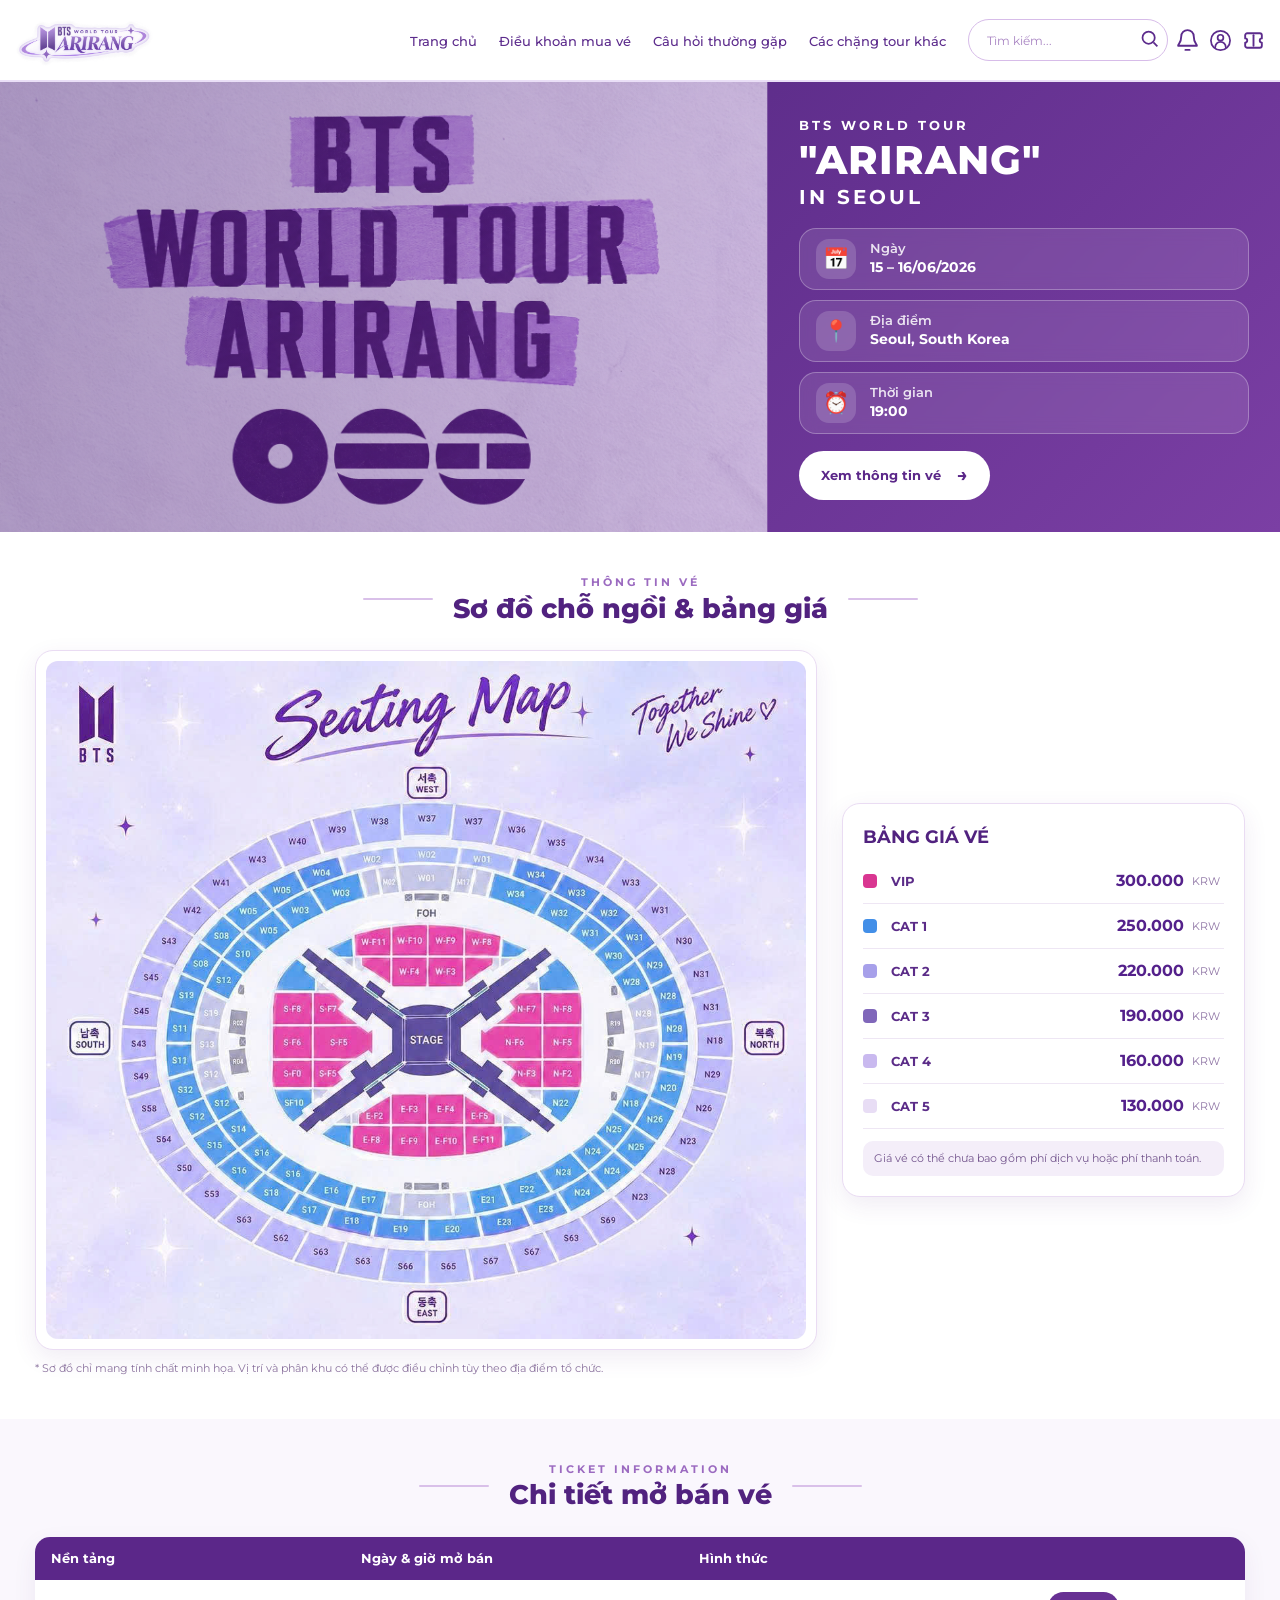
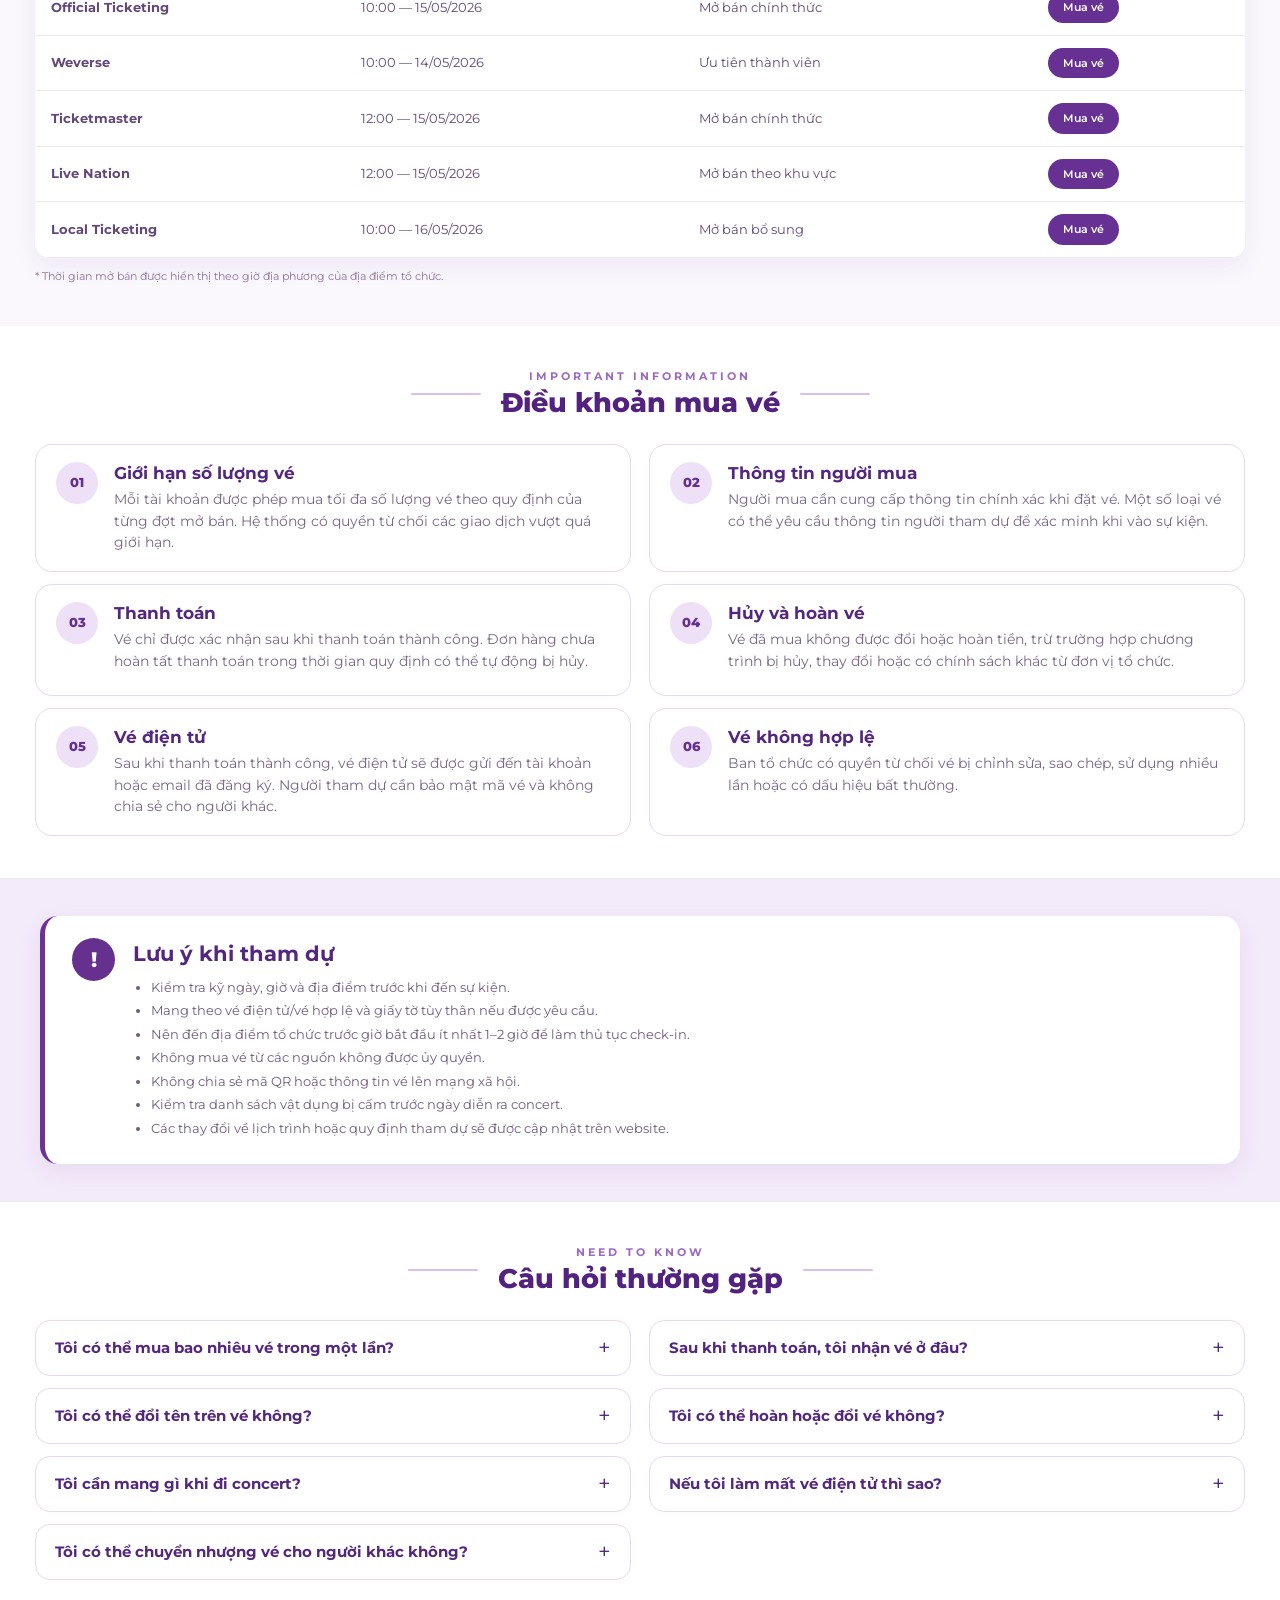
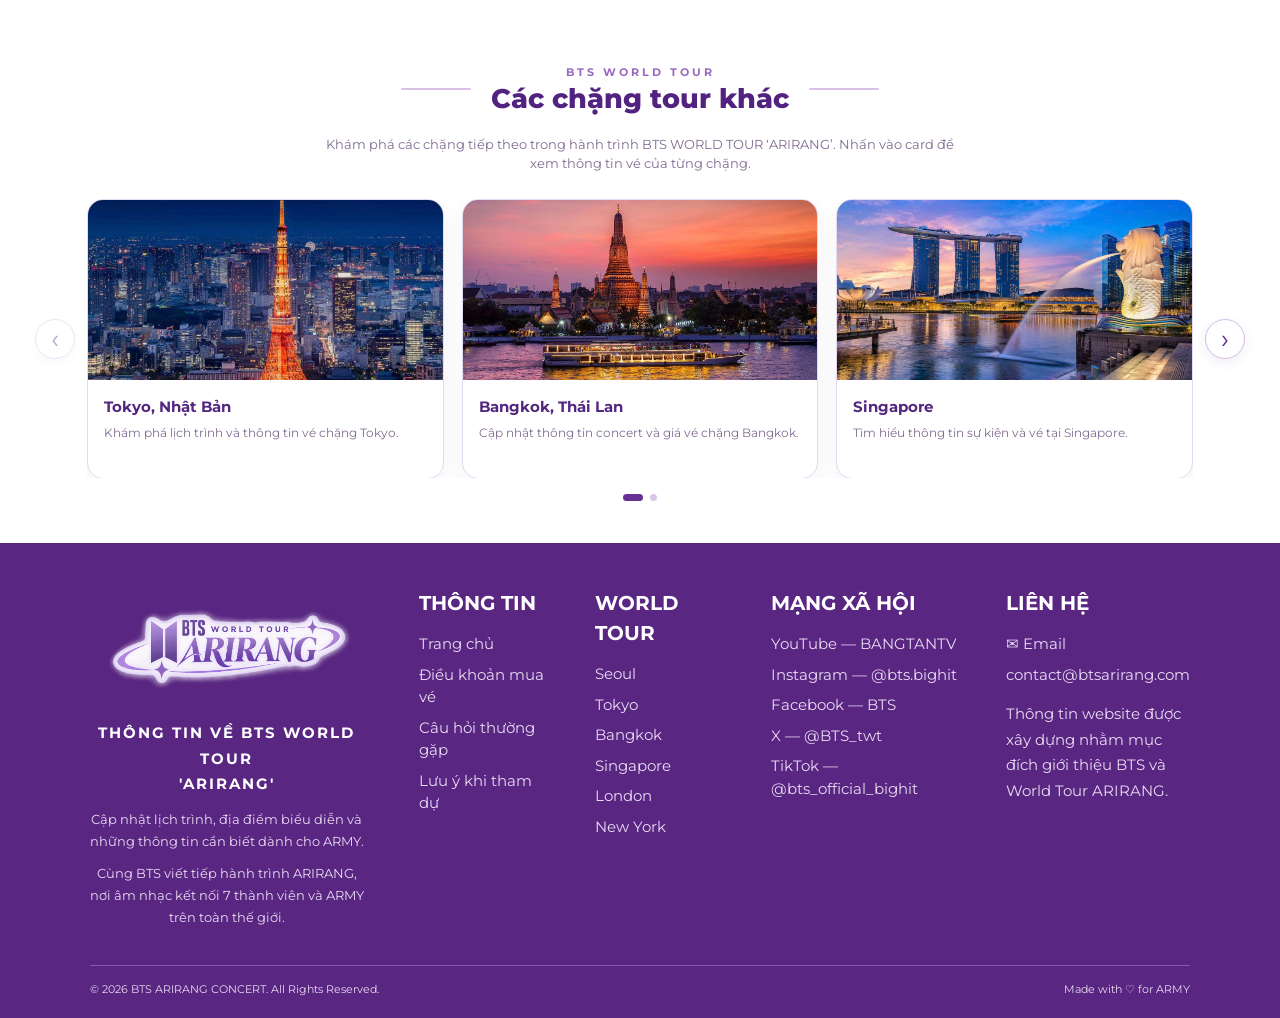
<file: ticket/Seoul.html>
<!DOCTYPE html>
<html lang="vi">
<head>
    <meta charset="UTF-8">
    <meta name="viewport" content="width=device-width, initial-scale=1.0">

    <title>BTS ARIRANG - Seoul | Thông tin bán vé</title>

    <link rel="stylesheet" href="ticket.css">

    <link rel="preconnect" href="https://fonts.googleapis.com">
    <link rel="preconnect" href="https://fonts.gstatic.com" crossorigin>

    <link href="https://fonts.googleapis.com/css2?family=Montserrat:wght@400;500;600;700;800&display=swap" rel="stylesheet">
</head>

<body class="seoul-ticket" id="top">


<!-- =====================================================
     HEADER
===================================================== -->

<header class="header">

    <div class="header-container">

        <a href="#" class="logo">
            <img src="images1/logo tách nền.png" alt="BTS World Tour ARIRANG">
        </a>

        
        <nav class="navbar">
            <a href="../index.html" class="nav-link">Trang chủ</a> 
            <a href="#ticket-terms" class="nav-link">Điều khoản mua vé</a>
            <a href="#faq" class="nav-link">Câu hỏi thường gặp</a>
            <a href="#tour" class="nav-link">Các chặng tour khác</a>
        </nav>


        <div class="header-right">

            <div class="search-box">

                <input type="text" placeholder="Tìm kiếm...">

                <button type="button">
                    <svg viewBox="0 0 24 24">
                        <circle cx="11" cy="11" r="7"></circle>
                        <line x1="16.5" y1="16.5" x2="21" y2="21"></line>
                    </svg>
                </button>
            </div>
        </div>

            
            <!-- CHUÔNG THÔNG BÁO -->
        <div class="header-dropdown">
            <button type="button"
            class="header-icon dropdown-toggle"
            id="notificationBtn"
            aria-label="Thông báo"
            aria-expanded="false">
            <svg viewBox="0 0 24 24">
            <path d="M18 8a6 6 0 0 0-12 0c0 7-3 7-3 9h18c0-2-3-2-3-9"></path>
            <path d="M10 21h4"></path>
            </svg>
            </button>

            <div class="header-dropdown-menu" id="notificationMenu">
                <p>Chưa có thông báo mới</p>
            </div>
        </div>


        
<!-- TÀI KHOẢN -->
<div class="header-dropdown">

    <button type="button"
        class="header-icon dropdown-toggle"
        id="accountBtn"
        aria-label="Tài khoản"
        aria-expanded="false">

        <svg viewBox="0 0 24 24"
            fill="none"
            stroke="currentColor"
            stroke-width="1.8">
            <circle cx="12" cy="12" r="10"></circle>
            <circle cx="12" cy="9" r="3"></circle>
            <path d="M6.5 19a5.5 5.5 0 0 1 11 0"></path>
        </svg>
    </button>

    <!-- MENU TÀI KHOẢN -->
    <div class="header-dropdown-menu account-dropdown"
        id="accountMenu">
        <button type="button" class="login-btn" id="loginBtn">
            Đăng nhập
        </button>
    </div>

</div>


        <!-- VÉ CỦA TÔI -->
        <div class="header-dropdown">


            <!-- VÉ CỦA TÔI -->
        <div class="header-dropdown">
            <button type="button"
            class="header-icon dropdown-toggle"
            id="ticketBtn"
            aria-label="Vé của tôi"
            aria-expanded="false">
            <svg
                    width="21"
                    height="21"
                    viewBox="0 0 24 24"
                    fill="none"
                    stroke="currentColor"
                    stroke-width="1.8"
                >
                    <path d="M4 7a2 2 0 0 1 2-2h12a2 2 0 0 1 2 2v3a2 2 0 0 0 0 4v3a2 2 0 0 1-2 2H6a2 2 0 0 1-2-2v-3a2 2 0 0 0 0-4V7z"></path>
                    <line x1="12" y1="7" x2="12" y2="17"></line>
                </svg>
            </button>

            <div class="header-dropdown-menu ticket-dropdown"
             id="ticketMenu">
                <strong>Bạn chưa mua vé</strong>
                <p>Hãy mua vé để tham gia cùng BTS nhé!</p>
            </div>
        </div>

    </div>

</header>



<!-- =====================================================
     MAIN
===================================================== -->

<main>


<!-- =====================================================
     HERO
===================================================== -->

<section class="event-hero">

    <!-- BÊN TRÁI: HÌNH -->
    <div class="hero-image">

        <img src="images1/logo.png" alt="BTS ARIRANG Seoul">

        <div class="hero-image-overlay">

            <span>BTS WORLD TOUR</span>

            <h1>"ARIRANG"</h1>

            <h2>IN SEOUL</h2>

        </div>

    </div>


    <!-- BÊN PHẢI: THÔNG TIN -->
    <div class="hero-info-panel">

        <div class="hero-title-mobile">

            <span>BTS WORLD TOUR</span>

            <h1>"ARIRANG"</h1>

            <h2>IN SEOUL</h2>

        </div>


        <div class="hero-info-list">

            <div class="hero-info-card">

                <div class="hero-info-icon">📅</div>

                <div>
                    <span>Ngày</span>
                    <strong>15 – 16/06/2026</strong>
                </div>

            </div>


            <div class="hero-info-card">

                <div class="hero-info-icon">📍</div>

                <div>
                    <span>Địa điểm</span>
                    <strong>Seoul, South Korea</strong>
                </div>

            </div>


            <div class="hero-info-card">

                <div class="hero-info-icon">⏰</div>

                <div>
                    <span>Thời gian</span>
                    <strong>19:00</strong>
                </div>

            </div>

        </div>


        <a href="#seating" class="hero-ticket-button">
            Xem thông tin vé
            <span>→</span>
        </a>

    </div>

</section>



<!-- =====================================================
     SEATING PLAN
===================================================== -->

<section class="section" id="seating">

    <div class="section-title">

        <span class="title-line"></span>

        <div>
            <p class="section-small-title">
                THÔNG TIN VÉ
            </p>

            <h2>
                Sơ đồ chỗ ngồi & bảng giá
            </h2>
        </div>

        <span class="title-line"></span>

    </div>


    <div class="seating-layout">


        <div class="seating-image-box">

            <img
                src="images1/sd seoul.jpg"
                alt="Sơ đồ chỗ ngồi BTS ARIRANG"
            >

        </div>


        <div class="price-box">

            <h3>BẢNG GIÁ VÉ</h3>


            <div class="price-item">
                <span class="price-color vip"></span>
                <span class="category">VIP</span>
                <strong>300.000</strong>
                <small>KRW</small>
            </div>

            <div class="price-item">
                <span class="price-color cat1"></span>
                <span class="category">CAT 1</span>
                <strong>250.000</strong>
                <small>KRW</small>
            </div>

            <div class="price-item">
                <span class="price-color cat2"></span>
                <span class="category">CAT 2</span>
                <strong>220.000</strong>
                <small>KRW</small>
            </div>

            <div class="price-item">
                <span class="price-color cat3"></span>
                <span class="category">CAT 3</span>
                <strong>190.000</strong>
                <small>KRW</small>
            </div>

            <div class="price-item">
                <span class="price-color cat4"></span>
                <span class="category">CAT 4</span>
                <strong>160.000</strong>
                <small>KRW</small>
            </div>

            <div class="price-item">
                <span class="price-color cat5"></span>
                <span class="category">CAT 5</span>
                <strong>130.000</strong>
                <small>KRW</small>
            </div>


            <div class="price-note">
                Giá vé có thể chưa bao gồm phí dịch vụ hoặc phí thanh toán.
            </div>

        </div>

    </div>


    <p class="image-note">
        * Sơ đồ chỉ mang tính chất minh họa. Vị trí và phân khu có thể được
        điều chỉnh tùy theo địa điểm tổ chức.
    </p>

</section>



<!-- =====================================================
     TICKET SALE
===================================================== -->

<section class="section light-section" id="ticket-sale">

    <div class="section-title">

        <span class="title-line"></span>

        <div>
            <p class="section-small-title">
                TICKET INFORMATION
            </p>

            <h2>
                Chi tiết mở bán vé
            </h2>
        </div>

        <span class="title-line"></span>

    </div>


    <div class="ticket-table-wrapper">

        <table class="ticket-table">

            <thead>

                <tr>
                    <th>Nền tảng</th>
                    <th>Ngày & giờ mở bán</th>
                    <th>Hình thức</th>
                    <th></th>
                </tr>

            </thead>


            <tbody>

                <tr>
                    <td><strong>Official Ticketing</strong></td>
                    <td>10:00 — 15/05/2026</td>
                    <td>Mở bán chính thức</td>
                    <td>
                        <a href="javascript:void(0)" class="table-button">
                            Mua vé
                        </a>
                    </td>
                </tr>

                <tr>
                    <td><strong>Weverse</strong></td>
                    <td>10:00 — 14/05/2026</td>
                    <td>Ưu tiên thành viên</td>
                    <td>
                        <a href="javascript:void(0)" class="table-button">
                            Mua vé
                        </a>
                    </td>
                </tr>

                <tr>
                    <td><strong>Ticketmaster</strong></td>
                    <td>12:00 — 15/05/2026</td>
                    <td>Mở bán chính thức</td>
                    <td>
                        <a href="javascript:void(0)" class="table-button">
                            Mua vé
                        </a>
                    </td>
                </tr>

                <tr>
                    <td><strong>Live Nation</strong></td>
                    <td>12:00 — 15/05/2026</td>
                    <td>Mở bán theo khu vực</td>
                    <td>
                        <a href="javascript:void(0)" class="table-button">
                            Mua vé
                        </a>
                    </td>
                </tr>

                <tr>
                    <td><strong>Local Ticketing</strong></td>
                    <td>10:00 — 16/05/2026</td>
                    <td>Mở bán bổ sung</td>
                    <td>
                        <a href="javascript:void(0)" class="table-button">
                            Mua vé
                        </a>
                    </td>
                </tr>

            </tbody>

        </table>

    </div>


    <p class="table-note">
        * Thời gian mở bán được hiển thị theo giờ địa phương của địa điểm tổ chức.
    </p>

</section>



<!-- =====================================================
     TERMS
===================================================== -->

<section class="section" id="ticket-terms">

    <div class="section-title">

        <span class="title-line"></span>

        <div>
            <p class="section-small-title">
                IMPORTANT INFORMATION
            </p>

            <h2>
                Điều khoản mua vé
            </h2>
        </div>

        <span class="title-line"></span>

    </div>


    <div class="information-grid">


        <div class="info-card">

            <span class="info-number">01</span>

            <div>

                <h3>
                    Giới hạn số lượng vé
                </h3>

                <p>
                    Mỗi tài khoản được phép mua tối đa số lượng vé theo
                    quy định của từng đợt mở bán. Hệ thống có quyền từ chối
                    các giao dịch vượt quá giới hạn.
                </p>

            </div>

        </div>


        <div class="info-card">

            <span class="info-number">02</span>

            <div>

                <h3>
                    Thông tin người mua
                </h3>

                <p>
                    Người mua cần cung cấp thông tin chính xác khi đặt vé.
                    Một số loại vé có thể yêu cầu thông tin người tham dự
                    để xác minh khi vào sự kiện.
                </p>

            </div>

        </div>


        <div class="info-card">

            <span class="info-number">03</span>

            <div>

                <h3>
                    Thanh toán
                </h3>

                <p>
                    Vé chỉ được xác nhận sau khi thanh toán thành công.
                    Đơn hàng chưa hoàn tất thanh toán trong thời gian quy
                    định có thể tự động bị hủy.
                </p>

            </div>

        </div>


        <div class="info-card">

            <span class="info-number">04</span>

            <div>

                <h3>
                    Hủy và hoàn vé
                </h3>

                <p>
                    Vé đã mua không được đổi hoặc hoàn tiền, trừ trường hợp
                    chương trình bị hủy, thay đổi hoặc có chính sách khác
                    từ đơn vị tổ chức.
                </p>

            </div>

        </div>


        <div class="info-card">

            <span class="info-number">05</span>

            <div>

                <h3>
                    Vé điện tử
                </h3>

                <p>
                    Sau khi thanh toán thành công, vé điện tử sẽ được gửi
                    đến tài khoản hoặc email đã đăng ký. Người tham dự cần
                    bảo mật mã vé và không chia sẻ cho người khác.
                </p>

            </div>

        </div>


        <div class="info-card">

            <span class="info-number">06</span>

            <div>

                <h3>
                    Vé không hợp lệ
                </h3>

                <p>
                    Ban tổ chức có quyền từ chối vé bị chỉnh sửa, sao chép,
                    sử dụng nhiều lần hoặc có dấu hiệu bất thường.
                </p>

            </div>

        </div>

    </div>

</section>



<!-- =====================================================
     NOTICE
===================================================== -->

<section class="notice-section">

    <div class="notice-inner">

        <div class="notice-icon">!</div>

        <div>

            <h2>
                Lưu ý khi tham dự
            </h2>

            <ul>

                <li>
                    Kiểm tra kỹ ngày, giờ và địa điểm trước khi đến sự kiện.
                </li>

                <li>
                    Mang theo vé điện tử/vé hợp lệ và giấy tờ tùy thân
                    nếu được yêu cầu.
                </li>

                <li>
                    Nên đến địa điểm tổ chức trước giờ bắt đầu ít nhất
                    1–2 giờ để làm thủ tục check-in.
                </li>

                <li>
                    Không mua vé từ các nguồn không được ủy quyền.
                </li>

                <li>
                    Không chia sẻ mã QR hoặc thông tin vé lên mạng xã hội.
                </li>

                <li>
                    Kiểm tra danh sách vật dụng bị cấm trước ngày diễn ra concert.
                </li>

                <li>
                    Các thay đổi về lịch trình hoặc quy định tham dự sẽ
                    được cập nhật trên website.
                </li>

            </ul>

        </div>

    </div>

</section>



<!-- =====================================================
     FAQ
===================================================== -->

<section class="section" id="faq">

    <div class="section-title">

        <span class="title-line"></span>

        <div>

            <p class="section-small-title">
                NEED TO KNOW
            </p>

            <h2>
                Câu hỏi thường gặp
            </h2>

        </div>

        <span class="title-line"></span>

    </div>


    <div class="faq-list">


        <details>

            <summary>
                Tôi có thể mua bao nhiêu vé trong một lần?
                <span>+</span>
            </summary>

            <p>
                Số lượng vé tối đa phụ thuộc vào từng đợt mở bán.
                Vui lòng kiểm tra thông báo của từng nền tảng trước khi
                đặt vé.
            </p>

        </details>


        <details>

            <summary>
                Sau khi thanh toán, tôi nhận vé ở đâu?
                <span>+</span>
            </summary>

            <p>
                Vé điện tử sẽ được gửi đến tài khoản hoặc email được sử
                dụng khi đặt vé. Hãy kiểm tra cả hộp thư rác nếu chưa
                nhận được email.
            </p>

        </details>


        <details>

            <summary>
                Tôi có thể đổi tên trên vé không?
                <span>+</span>
            </summary>

            <p>
                Việc đổi tên phụ thuộc vào chính sách của từng loại vé
                và nền tảng bán vé. Một số vé có thể yêu cầu thông tin
                người tham dự trùng với giấy tờ tùy thân.
            </p>

        </details>


        <details>

            <summary>
                Tôi có thể hoàn hoặc đổi vé không?
                <span>+</span>
            </summary>

            <p>
                Thông thường vé đã thanh toán sẽ không được hoàn hoặc đổi.
                Trường hợp ngoại lệ sẽ tuân theo chính sách của ban tổ chức.
            </p>

        </details>


        <details>

            <summary>
                Tôi cần mang gì khi đi concert?
                <span>+</span>
            </summary>

            <p>
                Bạn nên mang theo vé hợp lệ và giấy tờ tùy thân theo yêu
                cầu của ban tổ chức. Không nên mang những vật dụng nằm
                trong danh sách cấm.
            </p>

        </details>


        <details>

            <summary>
                Nếu tôi làm mất vé điện tử thì sao?
                <span>+</span>
            </summary>

            <p>
                Hãy đăng nhập lại tài khoản đã sử dụng để mua vé hoặc
                liên hệ với bộ phận hỗ trợ của nền tảng bán vé để được
                kiểm tra.
            </p>

        </details>


        <details>

            <summary>
                Tôi có thể chuyển nhượng vé cho người khác không?
                <span>+</span>
            </summary>

            <p>
                Điều này phụ thuộc vào điều kiện của từng loại vé.
                Nếu vé có thông tin người tham dự, việc chuyển nhượng
                có thể bị hạn chế.
            </p>

        </details>


    </div>

</section>


<!-- =====================================================
     5 CHẶNG TOUR KHÁC
===================================================== -->

<section class="section media-section" id="tour">

    <div class="section-title">
        <span class="title-line"></span>

        <div>
            <p class="section-small-title">BTS WORLD TOUR</p>
            <h2>Các chặng tour khác</h2>
        </div>

        <span class="title-line"></span>
    </div>

    <p class="media-description">
        Khám phá các chặng tiếp theo trong hành trình
        BTS WORLD TOUR ‘ARIRANG’.
        Nhấn vào card để xem thông tin vé của từng chặng.
    </p>

    <div class="carousel-wrapper">

        <button
            type="button"
            class="carousel-button prev"
            id="prevBtn"
            aria-label="Chặng trước">
            ‹
        </button>

        <div class="cards-window">

            <div class="media-cards" id="mediaCards">

                <!-- CARD 1 -->
                <a href="Tokyo.html" class="media-card">
                    <div class="media-card-image">
                        <img src="images1/tokyo.jpg"
                             alt="BTS ARIRANG tại Tokyo">
                    </div>
                    <div class="media-card-content">
                        <h3>Tokyo, Nhật Bản</h3>
                        <p>Khám phá lịch trình và thông tin vé chặng Tokyo.</p>
                    </div>
                </a>

                <!-- CARD 2 -->
                <a href="Bangkok.html" class="media-card">
                    <div class="media-card-image">
                        <img src="images1/bangkok.jpg"
                             alt="BTS ARIRANG tại Bangkok">
                    </div>
                    <div class="media-card-content">
                        <h3>Bangkok, Thái Lan</h3>
                        <p>Cập nhật thông tin concert và giá vé chặng Bangkok.</p>
                    </div>
                </a>

                <!-- CARD 3 -->
                <a href="Singapore.html" class="media-card">
                    <div class="media-card-image">
                        <img src="images1/singapore.jpg"
                             alt="BTS ARIRANG tại Singapore">
                    </div>
                    <div class="media-card-content">
                        <h3>Singapore</h3>
                        <p>Tìm hiểu thông tin sự kiện và vé tại Singapore.</p>
                    </div>
                </a>

                <!-- CARD 4 -->
                <a href="London.html" class="media-card">
                    <div class="media-card-image">
                        <img src="images1/London.jpg"
                             alt="BTS ARIRANG tại London">
                    </div>
                    <div class="media-card-content">
                        <h3>London, Anh</h3>
                        <p>Theo dõi thông tin chặng tour tại chặng London.</p>
                    </div>
                </a>

                <!-- CARD 5 -->
                <a href="Newyork.html" class="media-card">
                    <div class="media-card-image">
                        <img src="images1/New York.jpg"
                             alt="BTS ARIRANG tại New York">
                    </div>
                    <div class="media-card-content">
                        <h3>New York, Mỹ</h3>
                        <p>Khám phá lịch trình và thông tin vé chặng New York.</p>
                    </div>
                </a>

            </div>
        </div>

        <button
            type="button"
            class="carousel-button next"
            id="nextBtn"
            aria-label="Chặng tiếp theo">
            ›
        </button>

    </div>

    <div class="carousel-dots" id="carouselDots">
        <span class="dot active"></span>
        <span class="dot"></span>
    </div>

</section>


</main>



<!-- =====================================================
     FOOTER
===================================================== -->

<footer class="footer">

    <div class="footer-container">


        <div class="footer-brand">

            <img
                src="images1/logo tách nền.png" alt="BTS World Tour ARIRANG"
            >

            <h3>
                THÔNG TIN VỀ BTS WORLD TOUR
                <br>
                'ARIRANG'
            </h3>

            <p>
                Cập nhật lịch trình, địa điểm biểu diễn và những thông tin
                cần biết dành cho ARMY.
            </p>

            <p>
                Cùng BTS viết tiếp hành trình ARIRANG, nơi âm nhạc kết nối
                7 thành viên và ARMY trên toàn thế giới.
            </p>

        </div>


        <div class="footer-column">

            <h3>THÔNG TIN</h3>

            <a href="#top">Trang chủ</a>
            <a href="#ticket-terms">Điều khoản mua vé</a>
            <a href="#faq">Câu hỏi thường gặp</a>
            <a href="#notice">Lưu ý khi tham dự</a>

        </div>


        <div class="footer-column">

            <h3>WORLD TOUR</h3>

            <a href="Seoul.html">Seoul</a>
            <a href="Tokyo.html">Tokyo</a>
            <a href="Bangkok.html">Bangkok</a>
            <a href="Singapore.html">Singapore</a>
            <a href="London.html">London</a>
            <a href="New York.html">New York</a>

        </div>


        <div class="footer-column">

            <h3>MẠNG XÃ HỘI</h3>

            <a href="https://www.youtube.com/@BTS">YouTube — BANGTANTV</a>
            <a href="https://www.instagram.com/bts.bighitofficial/">Instagram — @bts.bighit</a>
            <a href="https://www.facebook.com/bangtan.official?locale=vi_VN">Facebook — BTS</a>
            <a href="https://x.com/bts_bighit">X — @BTS_twt</a>
            <a href="https://www.tiktok.com/@bts_official_bighit">TikTok — @bts_official_bighit</a>

        </div>


        <div class="footer-column contact-column">

            <h3>LIÊN HỆ</h3>

            <p>✉ Email</p>

            <a href="mailto:contact@btsarirang.com">
                contact@btsarirang.com
            </a>

            <p class="footer-description">
                Thông tin website được xây dựng nhằm mục đích giới thiệu
                BTS và World Tour ARIRANG.
            </p>

        </div>

    </div>


    <div class="footer-bottom">

        <span>
            © 2026 BTS ARIRANG CONCERT. All Rights Reserved.
        </span>

        <span>
            Made with ♡ for ARMY
        </span>

    </div>

</footer>


<script src="script.js"></script>
</body>
</html>
</file>
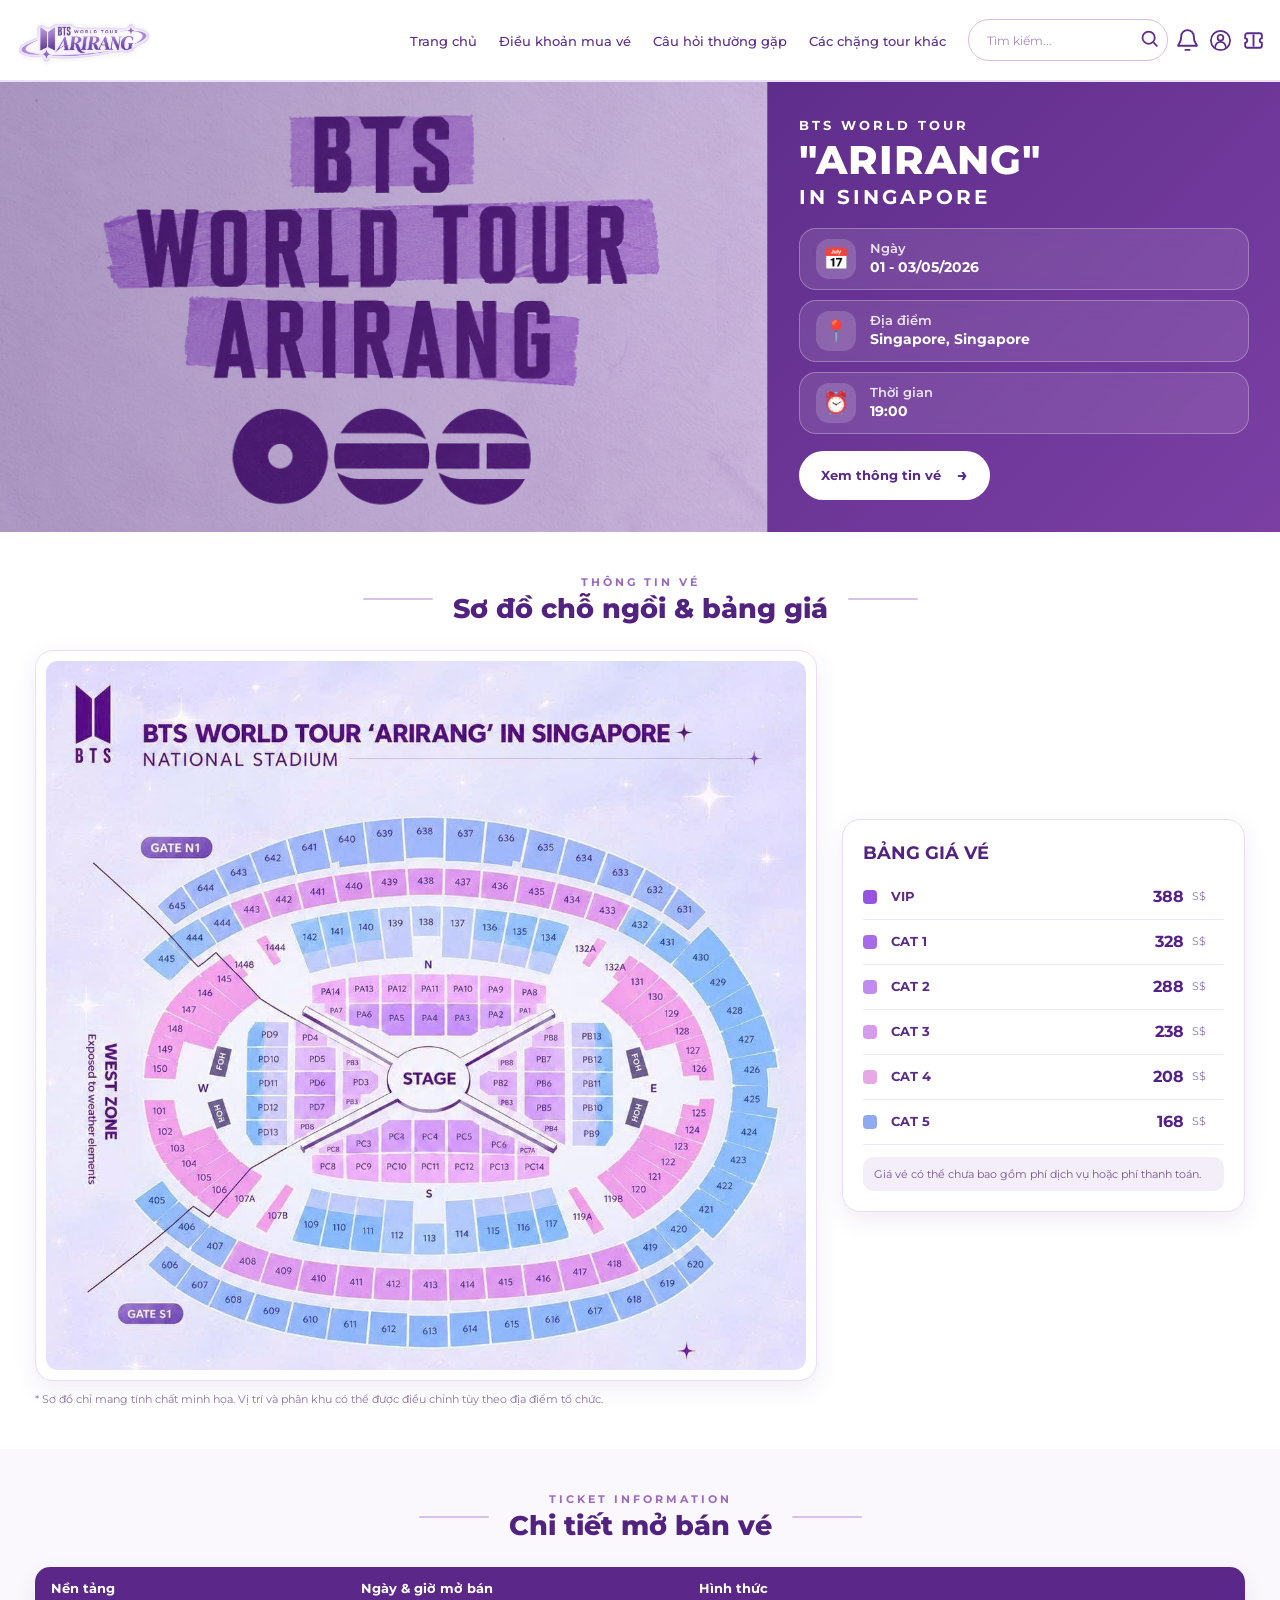
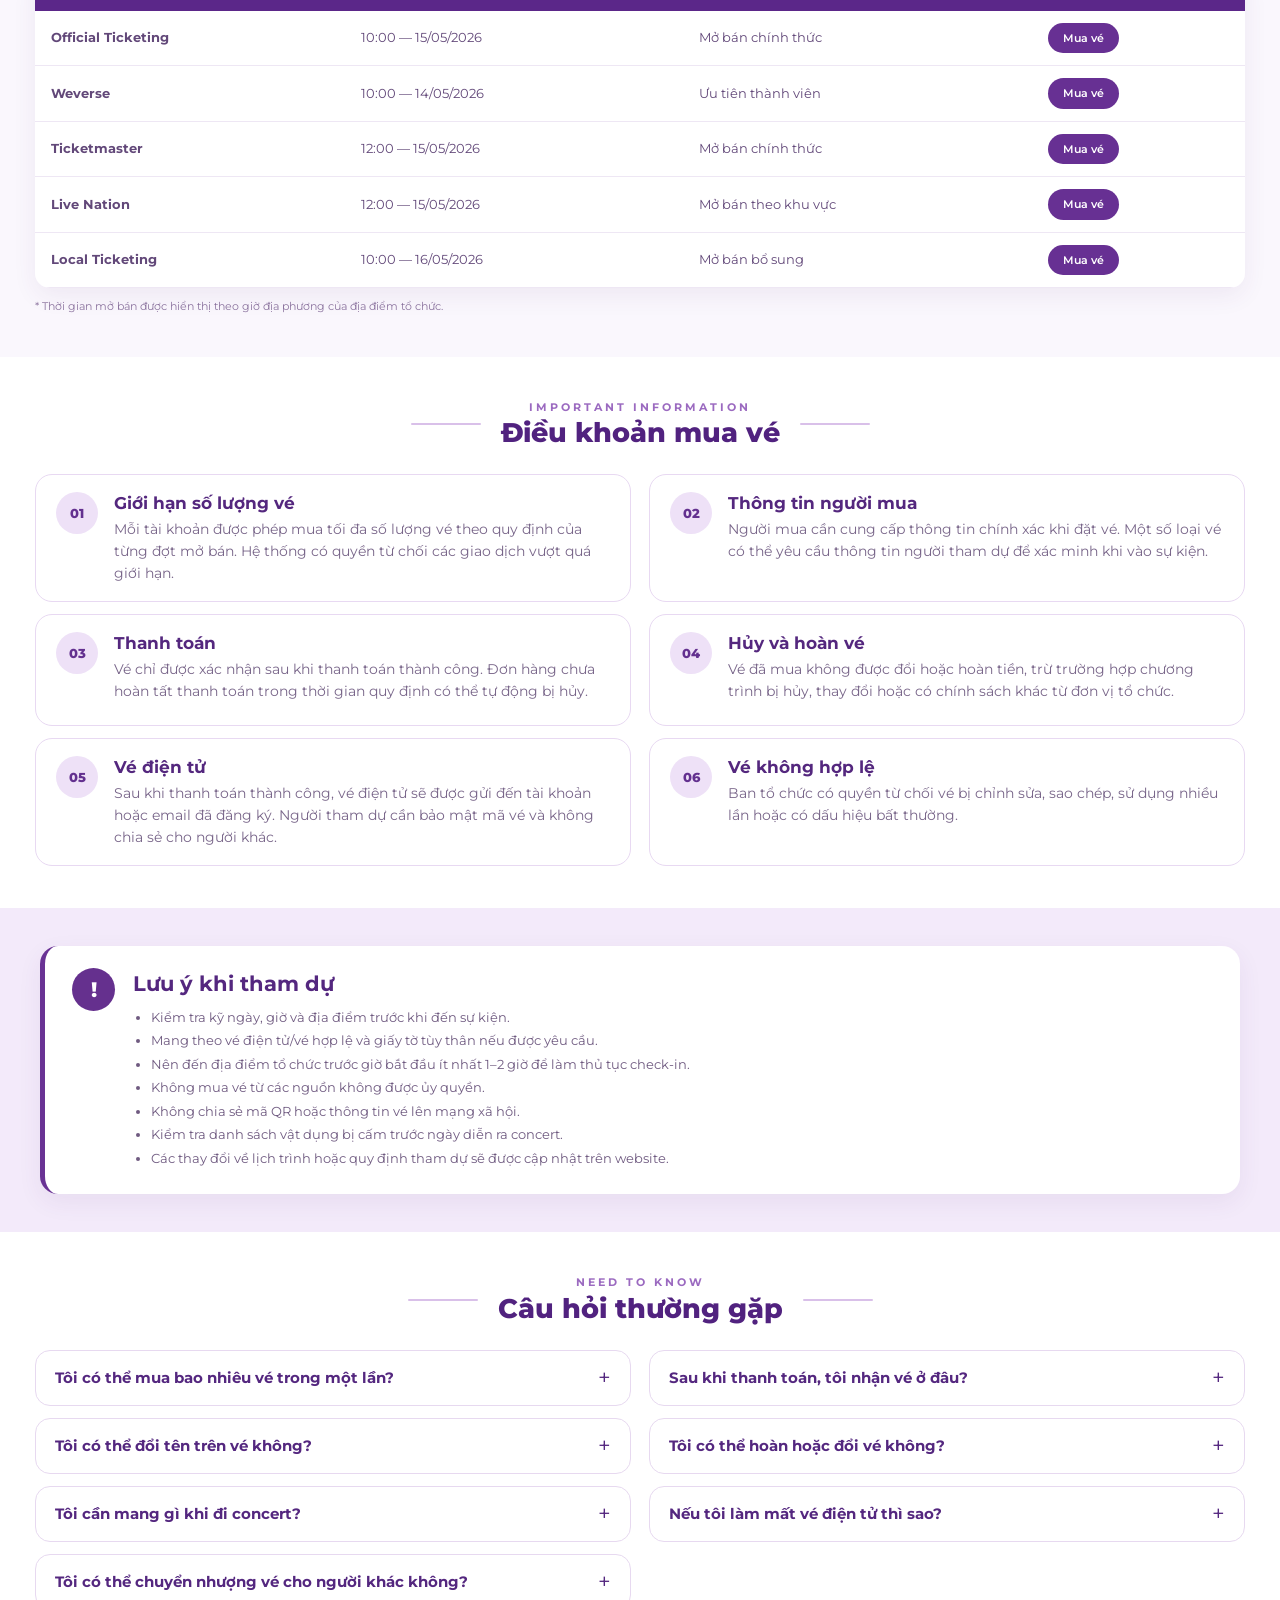
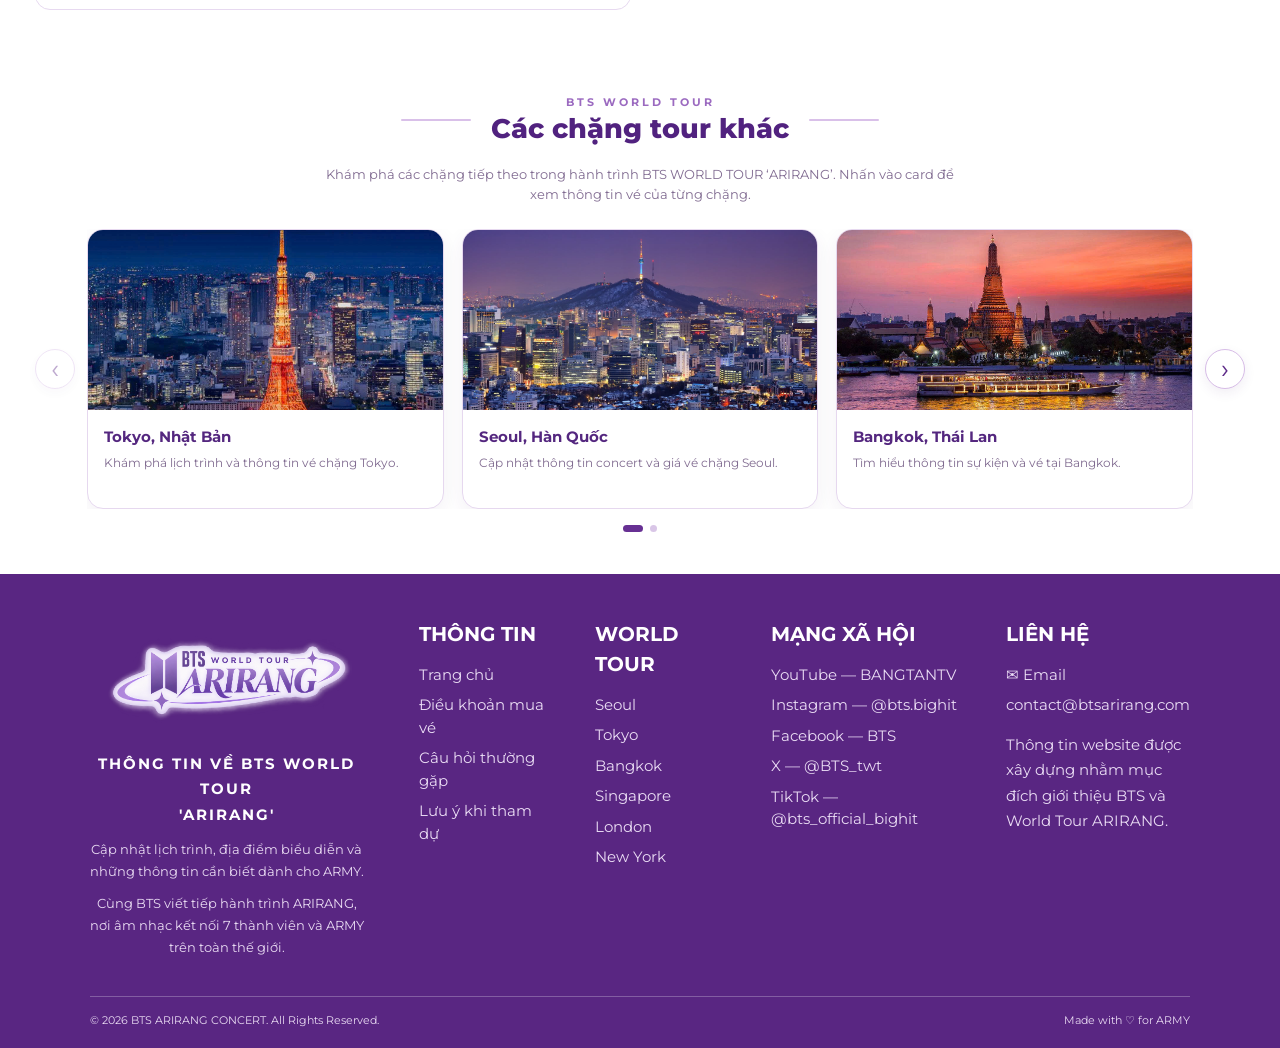
<file: ticket/Singapore.html>
<!DOCTYPE html>
<html lang="vi">
<head>
    <meta charset="UTF-8">
    <meta name="viewport" content="width=device-width, initial-scale=1.0">

    <title>BTS ARIRANG - Singapore | Thông tin bán vé</title>

    <link rel="stylesheet" href="ticket.css">

    <link rel="preconnect" href="https://fonts.googleapis.com">
    <link rel="preconnect" href="https://fonts.gstatic.com" crossorigin>

    <link href="https://fonts.googleapis.com/css2?family=Montserrat:wght@400;500;600;700;800&display=swap" rel="stylesheet">
</head>

<body class="singapore-ticket" id="top">


<!-- =====================================================
     HEADER
===================================================== -->

<header class="header">

    <div class="header-container">

        <a href="#" class="logo">
            <img src="images1/logo tách nền.png" alt="BTS World Tour ARIRANG">
        </a>

        
        <nav class="navbar">
            <a href="../index.html" class="nav-link">Trang chủ</a>
            <a href="#ticket-terms" class="nav-link">Điều khoản mua vé</a>
            <a href="#faq" class="nav-link">Câu hỏi thường gặp</a>
            <a href="#tour" class="nav-link">Các chặng tour khác</a>
        </nav>


        <div class="header-right">

            <div class="search-box">

                <input type="text" placeholder="Tìm kiếm...">

                <button type="button">
                    <svg viewBox="0 0 24 24">
                        <circle cx="11" cy="11" r="7"></circle>
                        <line x1="16.5" y1="16.5" x2="21" y2="21"></line>
                    </svg>
                </button>
            </div>
        </div>

            
            <!-- CHUÔNG THÔNG BÁO -->
        <div class="header-dropdown">
            <button type="button"
            class="header-icon dropdown-toggle"
            id="notificationBtn"
            aria-label="Thông báo"
            aria-expanded="false">
            <svg viewBox="0 0 24 24">
            <path d="M18 8a6 6 0 0 0-12 0c0 7-3 7-3 9h18c0-2-3-2-3-9"></path>
            <path d="M10 21h4"></path>
            </svg>
            </button>

            <div class="header-dropdown-menu" id="notificationMenu">
                <p>Chưa có thông báo mới</p>
            </div>
        </div>


<!-- TÀI KHOẢN -->
<div class="header-dropdown">

    <button type="button"
        class="header-icon dropdown-toggle"
        id="accountBtn"
        aria-label="Tài khoản"
        aria-expanded="false">

        <svg viewBox="0 0 24 24"
            fill="none"
            stroke="currentColor"
            stroke-width="1.8">
            <circle cx="12" cy="12" r="10"></circle>
            <circle cx="12" cy="9" r="3"></circle>
            <path d="M6.5 19a5.5 5.5 0 0 1 11 0"></path>
        </svg>
    </button>

    <!-- MENU TÀI KHOẢN -->
    <div class="header-dropdown-menu account-dropdown"
        id="accountMenu">
        <button type="button" class="login-btn" id="loginBtn">
            Đăng nhập
        </button>
    </div>

</div>


            <!-- VÉ CỦA TÔI -->
        <div class="header-dropdown">
            <button type="button"
            class="header-icon dropdown-toggle"
            id="ticketBtn"
            aria-label="Vé của tôi"
            aria-expanded="false">
            <svg
                    width="21"
                    height="21"
                    viewBox="0 0 24 24"
                    fill="none"
                    stroke="currentColor"
                    stroke-width="1.8"
                >
                    <path d="M4 7a2 2 0 0 1 2-2h12a2 2 0 0 1 2 2v3a2 2 0 0 0 0 4v3a2 2 0 0 1-2 2H6a2 2 0 0 1-2-2v-3a2 2 0 0 0 0-4V7z"></path>
                    <line x1="12" y1="7" x2="12" y2="17"></line>
                </svg>
            </button>

            <div class="header-dropdown-menu ticket-dropdown"
             id="ticketMenu">
                <strong>Bạn chưa mua vé</strong>
                <p>Hãy mua vé để tham gia cùng BTS nhé!</p>
            </div>
        </div>

    </div>

</header>



<!-- =====================================================
     MAIN
===================================================== -->

<main>


<!-- =====================================================
     HERO
===================================================== -->

<section class="event-hero">

    <!-- BÊN TRÁI: HÌNH -->
    <div class="hero-image">

        <img src="images1/logo.png" alt="BTS ARIRANG Singapore">

        <div class="hero-image-overlay">

            <span>BTS WORLD TOUR</span>

            <h1>"ARIRANG"</h1>

            <h2>IN SINGAPORE</h2>

        </div>

    </div>


    <!-- BÊN PHẢI: THÔNG TIN -->
    <div class="hero-info-panel">

        <div class="hero-title-mobile">

            <span>BTS WORLD TOUR</span>

            <h1>"ARIRANG"</h1>

            <h2>IN SINGAPORE</h2>

        </div>


        <div class="hero-info-list">

            <div class="hero-info-card">

                <div class="hero-info-icon">📅</div>

                <div>
                    <span>Ngày</span>
                    <strong>01 - 03/05/2026</strong>
                </div>

            </div>


            <div class="hero-info-card">

                <div class="hero-info-icon">📍</div>

                <div>
                    <span>Địa điểm</span>
                    <strong>Singapore, Singapore</strong>
                </div>

            </div>


            <div class="hero-info-card">

                <div class="hero-info-icon">⏰</div>

                <div>
                    <span>Thời gian</span>
                    <strong>19:00</strong>
                </div>

            </div>

        </div>


        <a href="#seating" class="hero-ticket-button">
            Xem thông tin vé
            <span>→</span>
        </a>

    </div>

</section>



<!-- =====================================================
     SEATING PLAN
===================================================== -->

<section class="section" id="seating">

    <div class="section-title">

        <span class="title-line"></span>

        <div>
            <p class="section-small-title">
                THÔNG TIN VÉ
            </p>

            <h2>
                Sơ đồ chỗ ngồi & bảng giá
            </h2>
        </div>

        <span class="title-line"></span>

    </div>


    <div class="seating-layout">


        <div class="seating-image-box">

            <img
                src="images1/sd singapore.jpg"
                alt="Sơ đồ chỗ ngồi BTS ARIRANG"
            >

        </div>


        <div class="price-box">

            <h3>BẢNG GIÁ VÉ</h3>


            <div class="price-item">
                <span class="price-color vip"></span>
                <span class="category">VIP</span>
                <strong>388</strong>
                <small>S$</small>
            </div>

            <div class="price-item">
                <span class="price-color cat1"></span>
                <span class="category">CAT 1</span>
                <strong>328</strong>
                <small>S$</small>
            </div>

            <div class="price-item">
                <span class="price-color cat2"></span>
                <span class="category">CAT 2</span>
                <strong>288</strong>
                <small>S$</small>
            </div>

            <div class="price-item">
                <span class="price-color cat3"></span>
                <span class="category">CAT 3</span>
                <strong>238</strong>
                <small>S$</small>
            </div>

            <div class="price-item">
                <span class="price-color cat4"></span>
                <span class="category">CAT 4</span>
                <strong>208</strong>
                <small>S$</small>
            </div>

            <div class="price-item">
                <span class="price-color cat5"></span>
                <span class="category">CAT 5</span>
                <strong>168</strong>
                <small>S$</small>
            </div>


            <div class="price-note">
                Giá vé có thể chưa bao gồm phí dịch vụ hoặc phí thanh toán.
            </div>

        </div>

    </div>


    <p class="image-note">
        * Sơ đồ chỉ mang tính chất minh họa. Vị trí và phân khu có thể được
        điều chỉnh tùy theo địa điểm tổ chức.
    </p>

</section>



<!-- =====================================================
     TICKET SALE
===================================================== -->

<section class="section light-section" id="ticket-sale">

    <div class="section-title">

        <span class="title-line"></span>

        <div>
            <p class="section-small-title">
                TICKET INFORMATION
            </p>

            <h2>
                Chi tiết mở bán vé
            </h2>
        </div>

        <span class="title-line"></span>

    </div>


    <div class="ticket-table-wrapper">

        <table class="ticket-table">

            <thead>

                <tr>
                    <th>Nền tảng</th>
                    <th>Ngày & giờ mở bán</th>
                    <th>Hình thức</th>
                    <th></th>
                </tr>

            </thead>


            <tbody>

                <tr>
                    <td><strong>Official Ticketing</strong></td>
                    <td>10:00 — 15/05/2026</td>
                    <td>Mở bán chính thức</td>
                    <td>
                        <a href="javascript:void(0)" class="table-button">
                            Mua vé
                        </a>
                    </td>
                </tr>

                <tr>
                    <td><strong>Weverse</strong></td>
                    <td>10:00 — 14/05/2026</td>
                    <td>Ưu tiên thành viên</td>
                    <td>
                        <a href="javascript:void(0)" class="table-button">
                            Mua vé
                        </a>
                    </td>
                </tr>

                <tr>
                    <td><strong>Ticketmaster</strong></td>
                    <td>12:00 — 15/05/2026</td>
                    <td>Mở bán chính thức</td>
                    <td>
                        <a href="javascript:void(0)" class="table-button">
                            Mua vé
                        </a>
                    </td>
                </tr>

                <tr>
                    <td><strong>Live Nation</strong></td>
                    <td>12:00 — 15/05/2026</td>
                    <td>Mở bán theo khu vực</td>
                    <td>
                        <a href="javascript:void(0)" class="table-button">
                            Mua vé
                        </a>
                    </td>
                </tr>

                <tr>
                    <td><strong>Local Ticketing</strong></td>
                    <td>10:00 — 16/05/2026</td>
                    <td>Mở bán bổ sung</td>
                    <td>
                        <a href="javascript:void(0)" class="table-button">
                            Mua vé
                        </a>
                    </td>
                </tr>

            </tbody>

        </table>

    </div>


    <p class="table-note">
        * Thời gian mở bán được hiển thị theo giờ địa phương của địa điểm tổ chức.
    </p>

</section>



<!-- =====================================================
     TERMS
===================================================== -->

<section class="section" id="ticket-terms">

    <div class="section-title">

        <span class="title-line"></span>

        <div>
            <p class="section-small-title">
                IMPORTANT INFORMATION
            </p>

            <h2>
                Điều khoản mua vé
            </h2>
        </div>

        <span class="title-line"></span>

    </div>


    <div class="information-grid">


        <div class="info-card">

            <span class="info-number">01</span>

            <div>

                <h3>
                    Giới hạn số lượng vé
                </h3>

                <p>
                    Mỗi tài khoản được phép mua tối đa số lượng vé theo
                    quy định của từng đợt mở bán. Hệ thống có quyền từ chối
                    các giao dịch vượt quá giới hạn.
                </p>

            </div>

        </div>


        <div class="info-card">

            <span class="info-number">02</span>

            <div>

                <h3>
                    Thông tin người mua
                </h3>

                <p>
                    Người mua cần cung cấp thông tin chính xác khi đặt vé.
                    Một số loại vé có thể yêu cầu thông tin người tham dự
                    để xác minh khi vào sự kiện.
                </p>

            </div>

        </div>


        <div class="info-card">

            <span class="info-number">03</span>

            <div>

                <h3>
                    Thanh toán
                </h3>

                <p>
                    Vé chỉ được xác nhận sau khi thanh toán thành công.
                    Đơn hàng chưa hoàn tất thanh toán trong thời gian quy
                    định có thể tự động bị hủy.
                </p>

            </div>

        </div>


        <div class="info-card">

            <span class="info-number">04</span>

            <div>

                <h3>
                    Hủy và hoàn vé
                </h3>

                <p>
                    Vé đã mua không được đổi hoặc hoàn tiền, trừ trường hợp
                    chương trình bị hủy, thay đổi hoặc có chính sách khác
                    từ đơn vị tổ chức.
                </p>

            </div>

        </div>


        <div class="info-card">

            <span class="info-number">05</span>

            <div>

                <h3>
                    Vé điện tử
                </h3>

                <p>
                    Sau khi thanh toán thành công, vé điện tử sẽ được gửi
                    đến tài khoản hoặc email đã đăng ký. Người tham dự cần
                    bảo mật mã vé và không chia sẻ cho người khác.
                </p>

            </div>

        </div>


        <div class="info-card">

            <span class="info-number">06</span>

            <div>

                <h3>
                    Vé không hợp lệ
                </h3>

                <p>
                    Ban tổ chức có quyền từ chối vé bị chỉnh sửa, sao chép,
                    sử dụng nhiều lần hoặc có dấu hiệu bất thường.
                </p>

            </div>

        </div>

    </div>

</section>



<!-- =====================================================
     NOTICE
===================================================== -->

<section class="notice-section" id="notice">

    <div class="notice-inner">

        <div class="notice-icon">!</div>

        <div>

            <h2>
                Lưu ý khi tham dự
            </h2>

            <ul>

                <li>
                    Kiểm tra kỹ ngày, giờ và địa điểm trước khi đến sự kiện.
                </li>

                <li>
                    Mang theo vé điện tử/vé hợp lệ và giấy tờ tùy thân
                    nếu được yêu cầu.
                </li>

                <li>
                    Nên đến địa điểm tổ chức trước giờ bắt đầu ít nhất
                    1–2 giờ để làm thủ tục check-in.
                </li>

                <li>
                    Không mua vé từ các nguồn không được ủy quyền.
                </li>

                <li>
                    Không chia sẻ mã QR hoặc thông tin vé lên mạng xã hội.
                </li>

                <li>
                    Kiểm tra danh sách vật dụng bị cấm trước ngày diễn ra concert.
                </li>

                <li>
                    Các thay đổi về lịch trình hoặc quy định tham dự sẽ
                    được cập nhật trên website.
                </li>

            </ul>

        </div>

    </div>

</section>



<!-- =====================================================
     FAQ
===================================================== -->

<section class="section" id="faq">

    <div class="section-title">

        <span class="title-line"></span>

        <div>

            <p class="section-small-title">
                NEED TO KNOW
            </p>

            <h2>
                Câu hỏi thường gặp
            </h2>

        </div>

        <span class="title-line"></span>

    </div>


    <div class="faq-list">


        <details>

            <summary>
                Tôi có thể mua bao nhiêu vé trong một lần?
                <span>+</span>
            </summary>

            <p>
                Số lượng vé tối đa phụ thuộc vào từng đợt mở bán.
                Vui lòng kiểm tra thông báo của từng nền tảng trước khi
                đặt vé.
            </p>

        </details>


        <details>

            <summary>
                Sau khi thanh toán, tôi nhận vé ở đâu?
                <span>+</span>
            </summary>

            <p>
                Vé điện tử sẽ được gửi đến tài khoản hoặc email được sử
                dụng khi đặt vé. Hãy kiểm tra cả hộp thư rác nếu chưa
                nhận được email.
            </p>

        </details>


        <details>

            <summary>
                Tôi có thể đổi tên trên vé không?
                <span>+</span>
            </summary>

            <p>
                Việc đổi tên phụ thuộc vào chính sách của từng loại vé
                và nền tảng bán vé. Một số vé có thể yêu cầu thông tin
                người tham dự trùng với giấy tờ tùy thân.
            </p>

        </details>


        <details>

            <summary>
                Tôi có thể hoàn hoặc đổi vé không?
                <span>+</span>
            </summary>

            <p>
                Thông thường vé đã thanh toán sẽ không được hoàn hoặc đổi.
                Trường hợp ngoại lệ sẽ tuân theo chính sách của ban tổ chức.
            </p>

        </details>


        <details>

            <summary>
                Tôi cần mang gì khi đi concert?
                <span>+</span>
            </summary>

            <p>
                Bạn nên mang theo vé hợp lệ và giấy tờ tùy thân theo yêu
                cầu của ban tổ chức. Không nên mang những vật dụng nằm
                trong danh sách cấm.
            </p>

        </details>


        <details>

            <summary>
                Nếu tôi làm mất vé điện tử thì sao?
                <span>+</span>
            </summary>

            <p>
                Hãy đăng nhập lại tài khoản đã sử dụng để mua vé hoặc
                liên hệ với bộ phận hỗ trợ của nền tảng bán vé để được
                kiểm tra.
            </p>

        </details>


        <details>

            <summary>
                Tôi có thể chuyển nhượng vé cho người khác không?
                <span>+</span>
            </summary>

            <p>
                Điều này phụ thuộc vào điều kiện của từng loại vé.
                Nếu vé có thông tin người tham dự, việc chuyển nhượng
                có thể bị hạn chế.
            </p>

        </details>


    </div>

</section>


<!-- =====================================================
     5 CHẶNG TOUR KHÁC
===================================================== -->

<section class="section media-section" id="tour">

    <div class="section-title">
        <span class="title-line"></span>

        <div>
            <p class="section-small-title">BTS WORLD TOUR</p>
            <h2>Các chặng tour khác</h2>
        </div>

        <span class="title-line"></span>
    </div>

    <p class="media-description">
        Khám phá các chặng tiếp theo trong hành trình
        BTS WORLD TOUR ‘ARIRANG’.
        Nhấn vào card để xem thông tin vé của từng chặng.
    </p>

    <div class="carousel-wrapper">

        <button
            type="button"
            class="carousel-button prev"
            id="prevBtn"
            aria-label="Chặng trước">
            ‹
        </button>

        <div class="cards-window">

            <div class="media-cards" id="mediaCards">

                <!-- CARD 1 -->
                <a href="Tokyo.html" class="media-card">
                    <div class="media-card-image">
                        <img src="images1/tokyo.jpg"
                             alt="BTS ARIRANG tại Tokyo">
                    </div>
                    <div class="media-card-content">
                        <h3>Tokyo, Nhật Bản</h3>
                        <p>Khám phá lịch trình và thông tin vé chặng Tokyo.</p>
                    </div>
                </a>

                <!-- CARD 2 -->
                <a href="Seoul.html" class="media-card">
                    <div class="media-card-image">
                        <img src="images1/seoul.jpg"
                             alt="BTS ARIRANG tại Seoul">
                    </div>
                    <div class="media-card-content">
                        <h3>Seoul, Hàn Quốc</h3>
                        <p>Cập nhật thông tin concert và giá vé chặng Seoul.</p>
                    </div>
                </a>

                <!-- CARD 3 -->
                <a href="Bangkok.html" class="media-card">
                    <div class="media-card-image">
                        <img src="images1/bangkok.jpg"
                             alt="BTS ARIRANG tại Bangkok">
                    </div>
                    <div class="media-card-content">
                        <h3>Bangkok, Thái Lan</h3>
                        <p>Tìm hiểu thông tin sự kiện và vé tại Bangkok.</p>
                    </div>
                </a>

                <!-- CARD 4 -->
                <a href="London.html" class="media-card">
                    <div class="media-card-image">
                        <img src="images1/London.jpg"
                             alt="BTS ARIRANG tại London">
                    </div>
                    <div class="media-card-content">
                        <h3>London, Anh</h3>
                        <p>Theo dõi thông tin chặng tour tại chặng London.</p>
                    </div>
                </a>

                <!-- CARD 5 -->
                <a href="Newyork.html" class="media-card">
                    <div class="media-card-image">
                        <img src="images1/New York.jpg"
                             alt="BTS ARIRANG tại New York">
                    </div>
                    <div class="media-card-content">
                        <h3>New York, Mỹ</h3>
                        <p>Khám phá lịch trình và thông tin vé chặng New York.</p>
                    </div>
                </a>

            </div>
        </div>

        <button
            type="button"
            class="carousel-button next"
            id="nextBtn"
            aria-label="Chặng tiếp theo">
            ›
        </button>

    </div>

    <div class="carousel-dots" id="carouselDots">
        <span class="dot active"></span>
        <span class="dot"></span>
    </div>

</section>


</main>



<!-- =====================================================
     FOOTER
===================================================== -->

<footer class="footer">

    <div class="footer-container">


        <div class="footer-brand">

            <img
                src="images1/logo tách nền.png" alt="BTS World Tour ARIRANG"
            >

            <h3>
                THÔNG TIN VỀ BTS WORLD TOUR
                <br>
                'ARIRANG'
            </h3>

            <p>
                Cập nhật lịch trình, địa điểm biểu diễn và những thông tin
                cần biết dành cho ARMY.
            </p>

            <p>
                Cùng BTS viết tiếp hành trình ARIRANG, nơi âm nhạc kết nối
                7 thành viên và ARMY trên toàn thế giới.
            </p>

        </div>


        <div class="footer-column">

            <h3>THÔNG TIN</h3>

            <a href="#top">Trang chủ</a>
            <a href="#ticket-terms">Điều khoản mua vé</a>
            <a href="#faq">Câu hỏi thường gặp</a>
            <a href="#notice">Lưu ý khi tham dự</a>

        </div>


        <div class="footer-column">

            <h3>WORLD TOUR</h3>

            <a href="Seoul.html">Seoul</a>
            <a href="Tokyo.html">Tokyo</a>
            <a href="Bangkok.html">Bangkok</a>
            <a href="Singapore.html">Singapore</a>
            <a href="London.html">London</a>
            <a href="New York.html">New York</a>

        </div>


        <div class="footer-column">

            <h3>MẠNG XÃ HỘI</h3>

            <a href="https://www.youtube.com/@BTS">YouTube — BANGTANTV</a>
            <a href="https://www.instagram.com/bts.bighitofficial/">Instagram — @bts.bighit</a>
            <a href="https://www.facebook.com/bangtan.official?locale=vi_VN">Facebook — BTS</a>
            <a href="https://x.com/bts_bighit">X — @BTS_twt</a>
            <a href="https://www.tiktok.com/@bts_official_bighit">TikTok — @bts_official_bighit</a>

        </div>


        <div class="footer-column contact-column">

            <h3>LIÊN HỆ</h3>

            <p>✉ Email</p>

            <a href="mailto:contact@btsarirang.com">
                contact@btsarirang.com
            </a>

            <p class="footer-description">
                Thông tin website được xây dựng nhằm mục đích giới thiệu
                BTS và World Tour ARIRANG.
            </p>

        </div>

    </div>


    <div class="footer-bottom">

        <span>
            © 2026 BTS ARIRANG CONCERT. All Rights Reserved.
        </span>

        <span>
            Made with ♡ for ARMY
        </span>

    </div>

</footer>


<script src="script.js"></script>
</body>
</html>
</file>
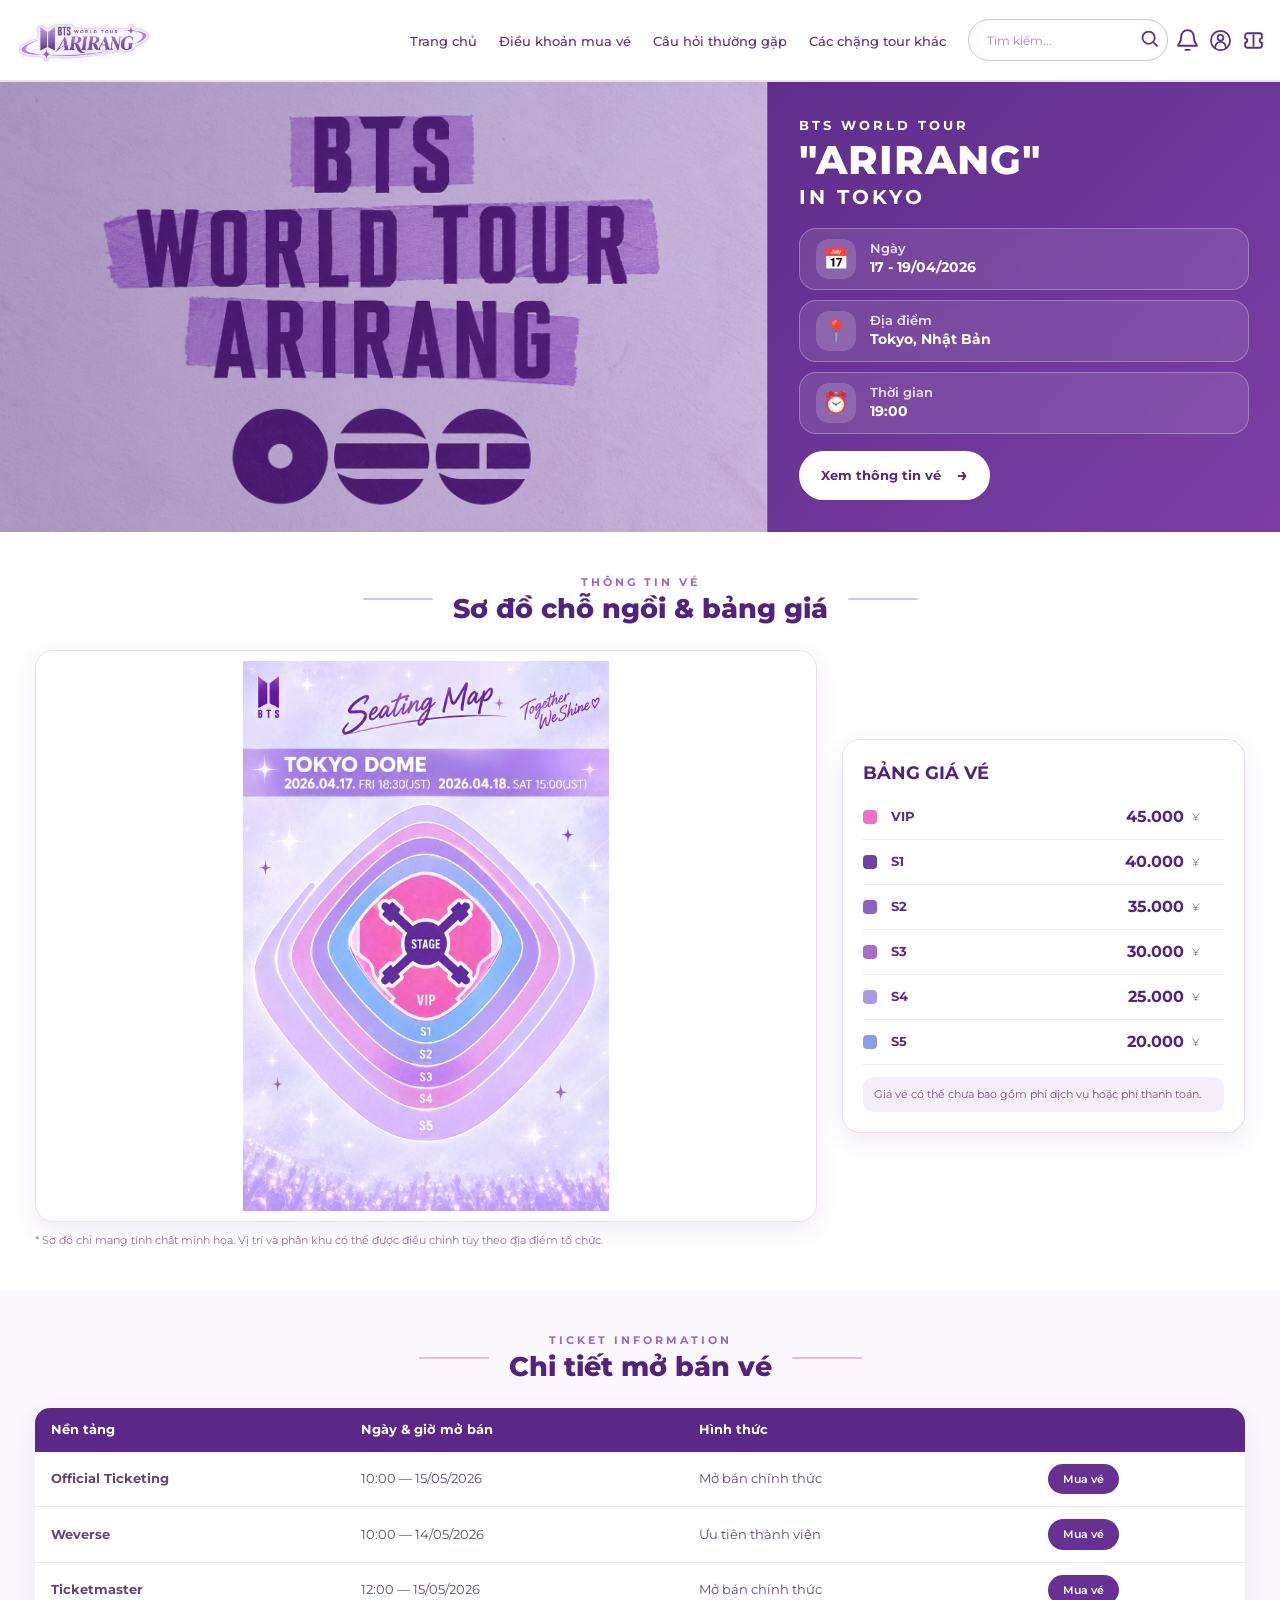
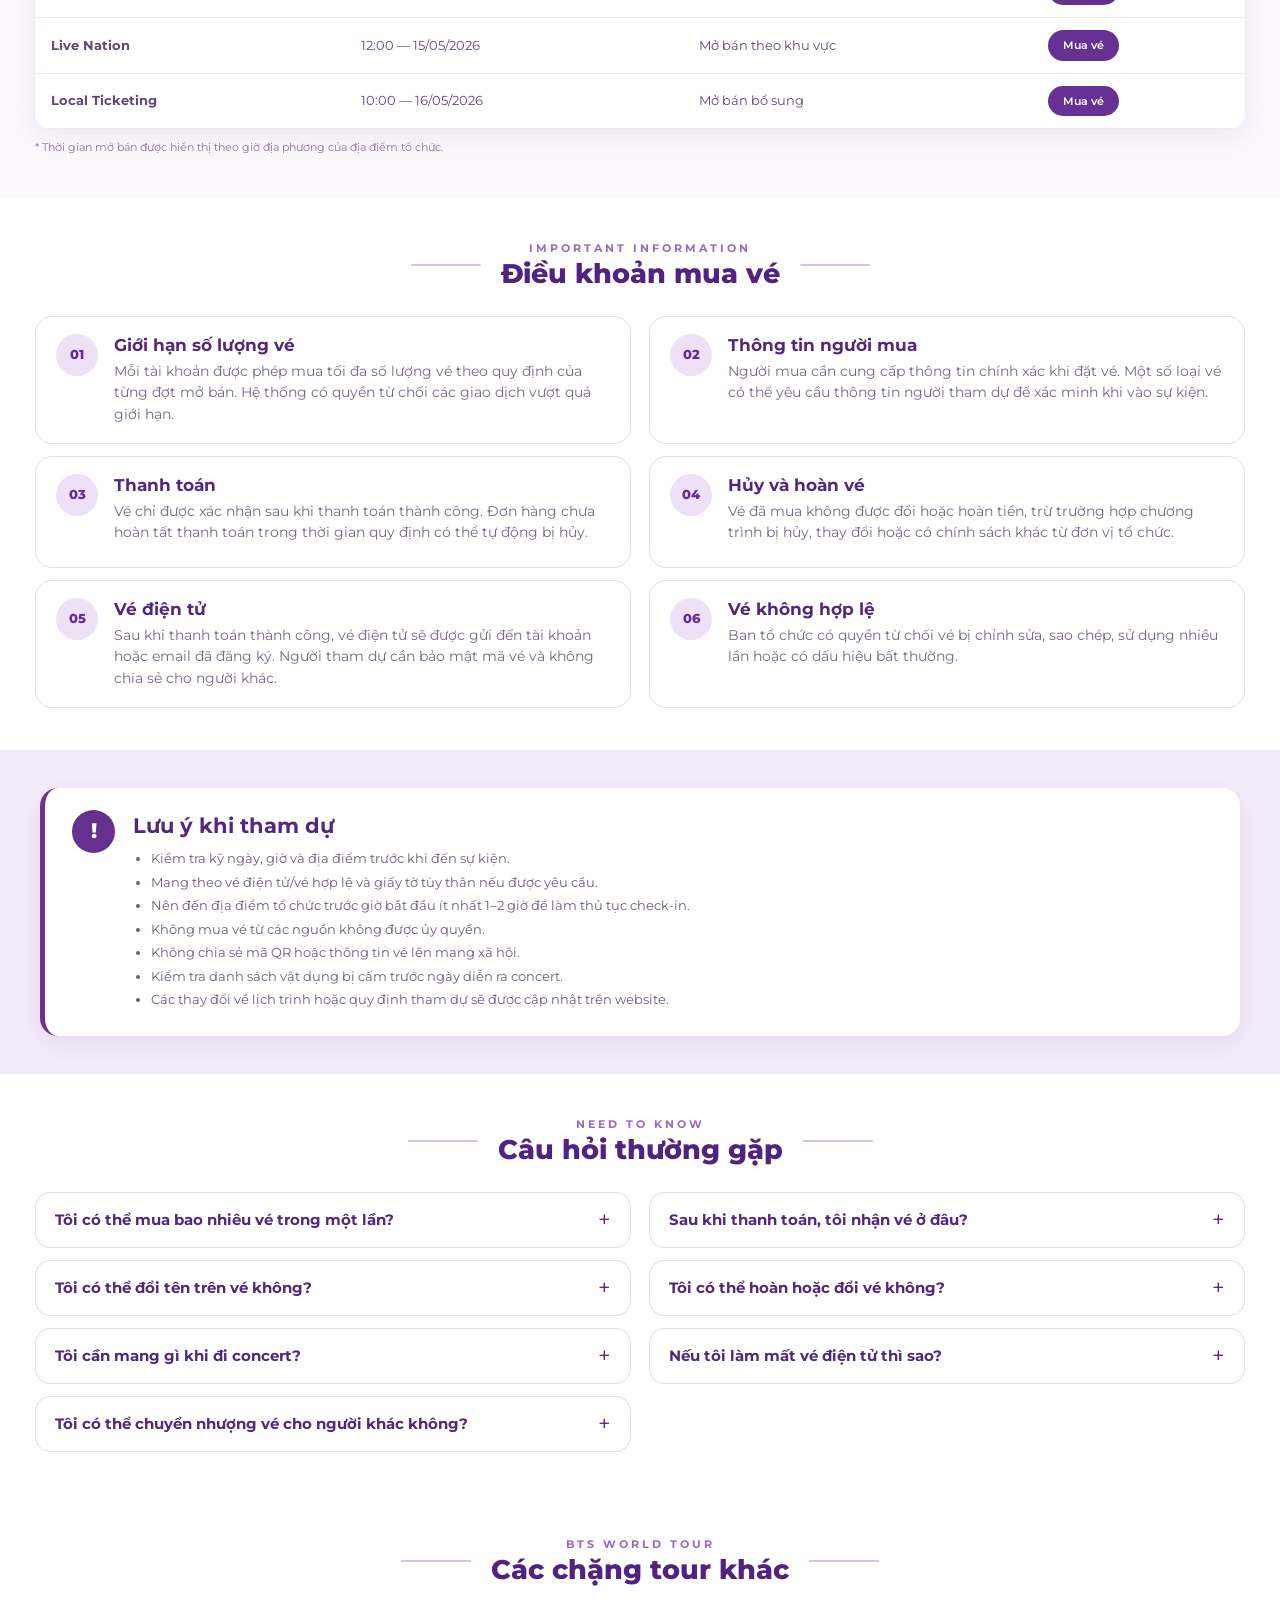
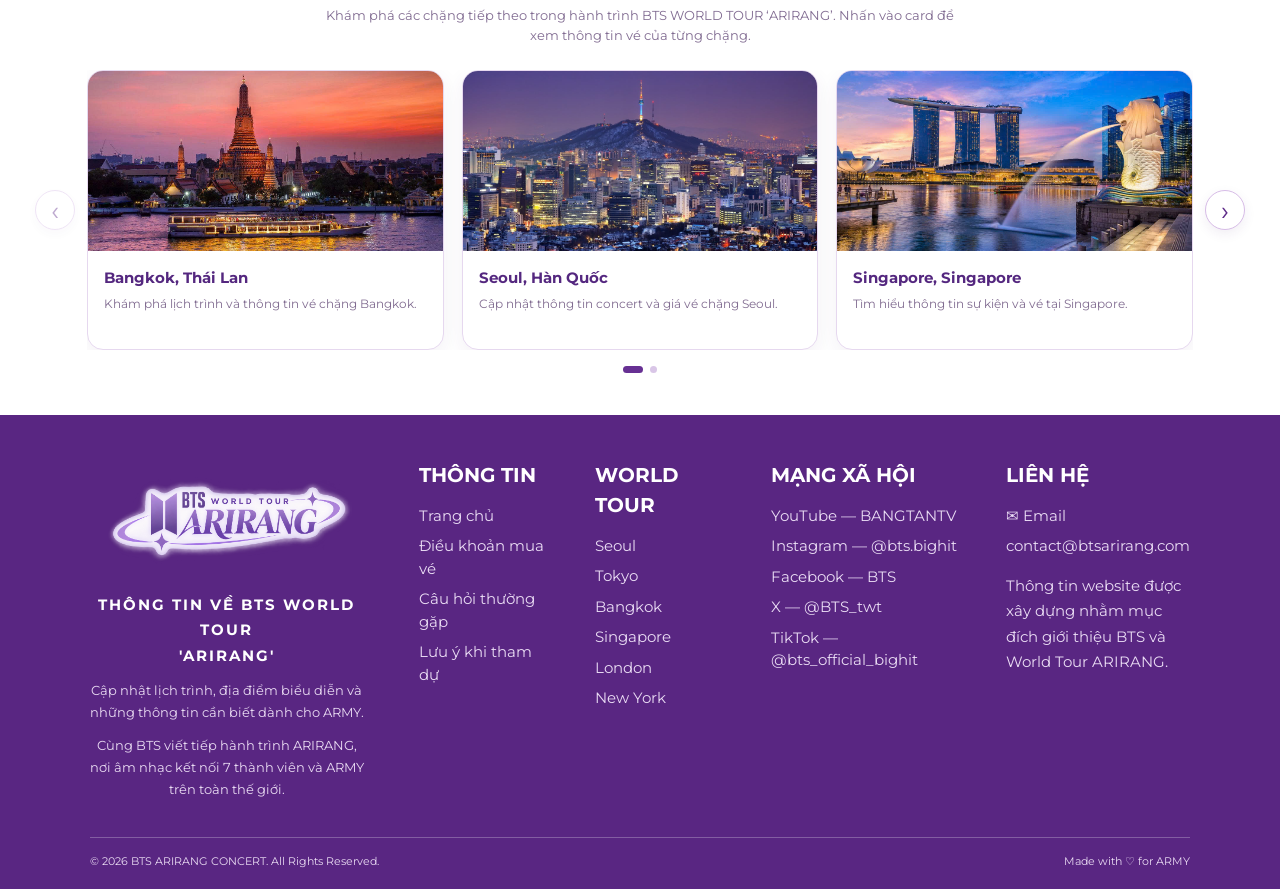
<file: ticket/Tokyo.html>
<!DOCTYPE html>
<html lang="vi">
<head>
    <meta charset="UTF-8">
    <meta name="viewport" content="width=device-width, initial-scale=1.0">

    <title>BTS ARIRANG - Tokyo | Thông tin bán vé</title>

    <link rel="stylesheet" href="ticket.css">

    <link rel="preconnect" href="https://fonts.googleapis.com">
    <link rel="preconnect" href="https://fonts.gstatic.com" crossorigin>

    <link href="https://fonts.googleapis.com/css2?family=Montserrat:wght@400;500;600;700;800&display=swap" rel="stylesheet">
</head>

<body class="tokyo-ticket" id="top">


<!-- =====================================================
     HEADER
===================================================== -->

<header class="header">

    <div class="header-container">

        <a href="#" class="logo">
            <img src="images1/logo tách nền.png" alt="BTS World Tour ARIRANG">
        </a>

        
        <nav class="navbar">
            <a href="../index.html" class="nav-link">Trang chủ</a>
            <a href="#ticket-terms" class="nav-link">Điều khoản mua vé</a>
            <a href="#faq" class="nav-link">Câu hỏi thường gặp</a>
            <a href="#tour" class="nav-link">Các chặng tour khác</a>
        </nav>


        <div class="header-right">

            <div class="search-box">

                <input type="text" placeholder="Tìm kiếm...">

                <button type="button">
                    <svg viewBox="0 0 24 24">
                        <circle cx="11" cy="11" r="7"></circle>
                        <line x1="16.5" y1="16.5" x2="21" y2="21"></line>
                    </svg>
                </button>
            </div>
        </div>

            
            <!-- CHUÔNG THÔNG BÁO -->
        <div class="header-dropdown">
            <button type="button"
            class="header-icon dropdown-toggle"
            id="notificationBtn"
            aria-label="Thông báo"
            aria-expanded="false">
            <svg viewBox="0 0 24 24">
            <path d="M18 8a6 6 0 0 0-12 0c0 7-3 7-3 9h18c0-2-3-2-3-9"></path>
            <path d="M10 21h4"></path>
            </svg>
            </button>

            <div class="header-dropdown-menu" id="notificationMenu">
                <p>Chưa có thông báo mới</p>
            </div>
        </div>


<!-- TÀI KHOẢN -->
<div class="header-dropdown">

    <button type="button"
        class="header-icon dropdown-toggle"
        id="accountBtn"
        aria-label="Tài khoản"
        aria-expanded="false">

        <svg viewBox="0 0 24 24"
            fill="none"
            stroke="currentColor"
            stroke-width="1.8">
            <circle cx="12" cy="12" r="10"></circle>
            <circle cx="12" cy="9" r="3"></circle>
            <path d="M6.5 19a5.5 5.5 0 0 1 11 0"></path>
        </svg>
    </button>

    <!-- MENU TÀI KHOẢN -->
    <div class="header-dropdown-menu account-dropdown"
        id="accountMenu">
        <button type="button" class="login-btn" id="loginBtn">
            Đăng nhập
        </button>
    </div>

</div>


            <!-- VÉ CỦA TÔI -->
        <div class="header-dropdown">
            <button type="button"
            class="header-icon dropdown-toggle"
            id="ticketBtn"
            aria-label="Vé của tôi"
            aria-expanded="false">
            <svg
                    width="21"
                    height="21"
                    viewBox="0 0 24 24"
                    fill="none"
                    stroke="currentColor"
                    stroke-width="1.8"
                >
                    <path d="M4 7a2 2 0 0 1 2-2h12a2 2 0 0 1 2 2v3a2 2 0 0 0 0 4v3a2 2 0 0 1-2 2H6a2 2 0 0 1-2-2v-3a2 2 0 0 0 0-4V7z"></path>
                    <line x1="12" y1="7" x2="12" y2="17"></line>
                </svg>
            </button>

            <div class="header-dropdown-menu ticket-dropdown"
             id="ticketMenu">
                <strong>Bạn chưa mua vé</strong>
                <p>Hãy mua vé để tham gia cùng BTS nhé!</p>
            </div>
        </div>

    </div>

</header>



<!-- =====================================================
     MAIN
===================================================== -->

<main>


<!-- =====================================================
     HERO
===================================================== -->

<section class="event-hero">

    <!-- BÊN TRÁI: HÌNH -->
    <div class="hero-image">

        <img src="images1/logo.png" alt="BTS ARIRANG Tokyo">

        <div class="hero-image-overlay">

            <span>BTS WORLD TOUR</span>

            <h1>"ARIRANG"</h1>

            <h2>IN TOKYO</h2>

        </div>

    </div>


    <!-- BÊN PHẢI: THÔNG TIN -->
    <div class="hero-info-panel">

        <div class="hero-title-mobile">

            <span>BTS WORLD TOUR</span>

            <h1>"ARIRANG"</h1>

            <h2>IN TOKYO</h2>

        </div>


        <div class="hero-info-list">

            <div class="hero-info-card">

                <div class="hero-info-icon">📅</div>

                <div>
                    <span>Ngày</span>
                    <strong>17 - 19/04/2026</strong>
                </div>

            </div>


            <div class="hero-info-card">

                <div class="hero-info-icon">📍</div>

                <div>
                    <span>Địa điểm</span>
                    <strong>Tokyo, Nhật Bản</strong>
                </div>

            </div>


            <div class="hero-info-card">

                <div class="hero-info-icon">⏰</div>

                <div>
                    <span>Thời gian</span>
                    <strong>19:00</strong>
                </div>

            </div>

        </div>


        <a href="#seating" class="hero-ticket-button">
            Xem thông tin vé
            <span>→</span>
        </a>

    </div>

</section>



<!-- =====================================================
     SEATING PLAN
===================================================== -->

<section class="section" id="seating">

    <div class="section-title">

        <span class="title-line"></span>

        <div>
            <p class="section-small-title">
                THÔNG TIN VÉ
            </p>

            <h2>
                Sơ đồ chỗ ngồi & bảng giá
            </h2>
        </div>

        <span class="title-line"></span>

    </div>


    <div class="seating-layout">


        <div class="seating-image-box">

            <img class="tokyo-map"
                src="images1/sd tokyo gốc.png"
                alt="Sơ đồ chỗ ngồi BTS ARIRANG"
            >

        </div>


        <div class="price-box">

            <h3>BẢNG GIÁ VÉ</h3>


            <div class="price-item">
                <span class="price-color vip"></span>
                <span class="category">VIP</span>
                <strong>45.000</strong>
                <small>¥</small>
            </div>

            <div class="price-item">
                <span class="price-color cat1"></span>
                <span class="category">S1</span>
                <strong>40.000</strong>
                <small>¥</small>
            </div>

            <div class="price-item">
                <span class="price-color cat2"></span>
                <span class="category">S2</span>
                <strong>35.000</strong>
                <small>¥</small>
            </div>

            <div class="price-item">
                <span class="price-color cat3"></span>
                <span class="category">S3</span>
                <strong>30.000</strong>
                <small>¥</small>
            </div>

            <div class="price-item">
                <span class="price-color cat4"></span>
                <span class="category">S4</span>
                <strong>25.000</strong>
                <small>¥</small>
            </div>

            <div class="price-item">
                <span class="price-color cat5"></span>
                <span class="category">S5</span>
                <strong>20.000</strong>
                <small>¥</small>
            </div>


            <div class="price-note">
                Giá vé có thể chưa bao gồm phí dịch vụ hoặc phí thanh toán.
            </div>

        </div>

    </div>


    <p class="image-note">
        * Sơ đồ chỉ mang tính chất minh họa. Vị trí và phân khu có thể được
        điều chỉnh tùy theo địa điểm tổ chức.
    </p>

</section>



<!-- =====================================================
     TICKET SALE
===================================================== -->

<section class="section light-section" id="ticket-sale">

    <div class="section-title">

        <span class="title-line"></span>

        <div>
            <p class="section-small-title">
                TICKET INFORMATION
            </p>

            <h2>
                Chi tiết mở bán vé
            </h2>
        </div>

        <span class="title-line"></span>

    </div>


    <div class="ticket-table-wrapper">

        <table class="ticket-table">

            <thead>

                <tr>
                    <th>Nền tảng</th>
                    <th>Ngày & giờ mở bán</th>
                    <th>Hình thức</th>
                    <th></th>
                </tr>

            </thead>


            <tbody>

                <tr>
                    <td><strong>Official Ticketing</strong></td>
                    <td>10:00 — 15/05/2026</td>
                    <td>Mở bán chính thức</td>
                    <td>
                        <a href="javascript:void(0)" class="table-button">
                            Mua vé
                        </a>
                    </td>
                </tr>

                <tr>
                    <td><strong>Weverse</strong></td>
                    <td>10:00 — 14/05/2026</td>
                    <td>Ưu tiên thành viên</td>
                    <td>
                        <a href="javascript:void(0)" class="table-button">
                            Mua vé
                        </a>
                    </td>
                </tr>

                <tr>
                    <td><strong>Ticketmaster</strong></td>
                    <td>12:00 — 15/05/2026</td>
                    <td>Mở bán chính thức</td>
                    <td>
                        <a href="javascript:void(0)" class="table-button">
                            Mua vé
                        </a>
                    </td>
                </tr>

                <tr>
                    <td><strong>Live Nation</strong></td>
                    <td>12:00 — 15/05/2026</td>
                    <td>Mở bán theo khu vực</td>
                    <td>
                        <a href="javascript:void(0)" class="table-button">
                            Mua vé
                        </a>
                    </td>
                </tr>

                <tr>
                    <td><strong>Local Ticketing</strong></td>
                    <td>10:00 — 16/05/2026</td>
                    <td>Mở bán bổ sung</td>
                    <td>
                        <a href="javascript:void(0)" class="table-button">
                            Mua vé
                        </a>
                    </td>
                </tr>

            </tbody>

        </table>

    </div>


    <p class="table-note">
        * Thời gian mở bán được hiển thị theo giờ địa phương của địa điểm tổ chức.
    </p>

</section>



<!-- =====================================================
     TERMS
===================================================== -->

<section class="section" id="ticket-terms">

    <div class="section-title">

        <span class="title-line"></span>

        <div>
            <p class="section-small-title">
                IMPORTANT INFORMATION
            </p>

            <h2>
                Điều khoản mua vé
            </h2>
        </div>

        <span class="title-line"></span>

    </div>


    <div class="information-grid">


        <div class="info-card">

            <span class="info-number">01</span>

            <div>

                <h3>
                    Giới hạn số lượng vé
                </h3>

                <p>
                    Mỗi tài khoản được phép mua tối đa số lượng vé theo
                    quy định của từng đợt mở bán. Hệ thống có quyền từ chối
                    các giao dịch vượt quá giới hạn.
                </p>

            </div>

        </div>


        <div class="info-card">

            <span class="info-number">02</span>

            <div>

                <h3>
                    Thông tin người mua
                </h3>

                <p>
                    Người mua cần cung cấp thông tin chính xác khi đặt vé.
                    Một số loại vé có thể yêu cầu thông tin người tham dự
                    để xác minh khi vào sự kiện.
                </p>

            </div>

        </div>


        <div class="info-card">

            <span class="info-number">03</span>

            <div>

                <h3>
                    Thanh toán
                </h3>

                <p>
                    Vé chỉ được xác nhận sau khi thanh toán thành công.
                    Đơn hàng chưa hoàn tất thanh toán trong thời gian quy
                    định có thể tự động bị hủy.
                </p>

            </div>

        </div>


        <div class="info-card">

            <span class="info-number">04</span>

            <div>

                <h3>
                    Hủy và hoàn vé
                </h3>

                <p>
                    Vé đã mua không được đổi hoặc hoàn tiền, trừ trường hợp
                    chương trình bị hủy, thay đổi hoặc có chính sách khác
                    từ đơn vị tổ chức.
                </p>

            </div>

        </div>


        <div class="info-card">

            <span class="info-number">05</span>

            <div>

                <h3>
                    Vé điện tử
                </h3>

                <p>
                    Sau khi thanh toán thành công, vé điện tử sẽ được gửi
                    đến tài khoản hoặc email đã đăng ký. Người tham dự cần
                    bảo mật mã vé và không chia sẻ cho người khác.
                </p>

            </div>

        </div>


        <div class="info-card">

            <span class="info-number">06</span>

            <div>

                <h3>
                    Vé không hợp lệ
                </h3>

                <p>
                    Ban tổ chức có quyền từ chối vé bị chỉnh sửa, sao chép,
                    sử dụng nhiều lần hoặc có dấu hiệu bất thường.
                </p>

            </div>

        </div>

    </div>

</section>



<!-- =====================================================
     NOTICE
===================================================== -->

<section class="notice-section" id="notice">

    <div class="notice-inner">

        <div class="notice-icon">!</div>

        <div>

            <h2>
                Lưu ý khi tham dự
            </h2>

            <ul>

                <li>
                    Kiểm tra kỹ ngày, giờ và địa điểm trước khi đến sự kiện.
                </li>

                <li>
                    Mang theo vé điện tử/vé hợp lệ và giấy tờ tùy thân
                    nếu được yêu cầu.
                </li>

                <li>
                    Nên đến địa điểm tổ chức trước giờ bắt đầu ít nhất
                    1–2 giờ để làm thủ tục check-in.
                </li>

                <li>
                    Không mua vé từ các nguồn không được ủy quyền.
                </li>

                <li>
                    Không chia sẻ mã QR hoặc thông tin vé lên mạng xã hội.
                </li>

                <li>
                    Kiểm tra danh sách vật dụng bị cấm trước ngày diễn ra concert.
                </li>

                <li>
                    Các thay đổi về lịch trình hoặc quy định tham dự sẽ
                    được cập nhật trên website.
                </li>

            </ul>

        </div>

    </div>

</section>



<!-- =====================================================
     FAQ
===================================================== -->

<section class="section" id="faq">

    <div class="section-title">

        <span class="title-line"></span>

        <div>

            <p class="section-small-title">
                NEED TO KNOW
            </p>

            <h2>
                Câu hỏi thường gặp
            </h2>

        </div>

        <span class="title-line"></span>

    </div>


    <div class="faq-list">


        <details>

            <summary>
                Tôi có thể mua bao nhiêu vé trong một lần?
                <span>+</span>
            </summary>

            <p>
                Số lượng vé tối đa phụ thuộc vào từng đợt mở bán.
                Vui lòng kiểm tra thông báo của từng nền tảng trước khi
                đặt vé.
            </p>

        </details>


        <details>

            <summary>
                Sau khi thanh toán, tôi nhận vé ở đâu?
                <span>+</span>
            </summary>

            <p>
                Vé điện tử sẽ được gửi đến tài khoản hoặc email được sử
                dụng khi đặt vé. Hãy kiểm tra cả hộp thư rác nếu chưa
                nhận được email.
            </p>

        </details>


        <details>

            <summary>
                Tôi có thể đổi tên trên vé không?
                <span>+</span>
            </summary>

            <p>
                Việc đổi tên phụ thuộc vào chính sách của từng loại vé
                và nền tảng bán vé. Một số vé có thể yêu cầu thông tin
                người tham dự trùng với giấy tờ tùy thân.
            </p>

        </details>


        <details>

            <summary>
                Tôi có thể hoàn hoặc đổi vé không?
                <span>+</span>
            </summary>

            <p>
                Thông thường vé đã thanh toán sẽ không được hoàn hoặc đổi.
                Trường hợp ngoại lệ sẽ tuân theo chính sách của ban tổ chức.
            </p>

        </details>


        <details>

            <summary>
                Tôi cần mang gì khi đi concert?
                <span>+</span>
            </summary>

            <p>
                Bạn nên mang theo vé hợp lệ và giấy tờ tùy thân theo yêu
                cầu của ban tổ chức. Không nên mang những vật dụng nằm
                trong danh sách cấm.
            </p>

        </details>


        <details>

            <summary>
                Nếu tôi làm mất vé điện tử thì sao?
                <span>+</span>
            </summary>

            <p>
                Hãy đăng nhập lại tài khoản đã sử dụng để mua vé hoặc
                liên hệ với bộ phận hỗ trợ của nền tảng bán vé để được
                kiểm tra.
            </p>

        </details>


        <details>

            <summary>
                Tôi có thể chuyển nhượng vé cho người khác không?
                <span>+</span>
            </summary>

            <p>
                Điều này phụ thuộc vào điều kiện của từng loại vé.
                Nếu vé có thông tin người tham dự, việc chuyển nhượng
                có thể bị hạn chế.
            </p>

        </details>


    </div>

</section>


<!-- =====================================================
     5 CHẶNG TOUR KHÁC
===================================================== -->

<section class="section media-section" id="tour">

    <div class="section-title">
        <span class="title-line"></span>

        <div>
            <p class="section-small-title">BTS WORLD TOUR</p>
            <h2>Các chặng tour khác</h2>
        </div>

        <span class="title-line"></span>
    </div>

    <p class="media-description">
        Khám phá các chặng tiếp theo trong hành trình
        BTS WORLD TOUR ‘ARIRANG’.
        Nhấn vào card để xem thông tin vé của từng chặng.
    </p>

    <div class="carousel-wrapper">

        <button
            type="button"
            class="carousel-button prev"
            id="prevBtn"
            aria-label="Chặng trước">
            ‹
        </button>

        <div class="cards-window">

            <div class="media-cards" id="mediaCards">

                <!-- CARD 1 -->
                <a href="Bangkok.html" class="media-card">
                    <div class="media-card-image">
                        <img src="images1/bangkok.jpg"
                             alt="BTS ARIRANG tại Bangkok">
                    </div>
                    <div class="media-card-content">
                        <h3>Bangkok, Thái Lan</h3>
                        <p>Khám phá lịch trình và thông tin vé chặng Bangkok.</p>
                    </div>
                </a>

                <!-- CARD 2 -->
                <a href="Seoul.html" class="media-card">
                    <div class="media-card-image">
                        <img src="images1/seoul.jpg"
                             alt="BTS ARIRANG tại Seoul">
                    </div>
                    <div class="media-card-content">
                        <h3>Seoul, Hàn Quốc</h3>
                        <p>Cập nhật thông tin concert và giá vé chặng Seoul.</p>
                    </div>
                </a>

                <!-- CARD 3 -->
                <a href="Singapore.html" class="media-card">
                    <div class="media-card-image">
                        <img src="images1/singapore.jpg"
                             alt="BTS ARIRANG tại Singapore">
                    </div>
                    <div class="media-card-content">
                        <h3>Singapore, Singapore</h3>
                        <p>Tìm hiểu thông tin sự kiện và vé tại Singapore.</p>
                    </div>
                </a>

                <!-- CARD 4 -->
                <a href="London.html" class="media-card">
                    <div class="media-card-image">
                        <img src="images1/London.jpg"
                             alt="BTS ARIRANG tại London">
                    </div>
                    <div class="media-card-content">
                        <h3>London, Anh</h3>
                        <p>Theo dõi thông tin chặng tour tại chặng London.</p>
                    </div>
                </a>

                <!-- CARD 5 -->
                <a href="Newyork.html" class="media-card">
                    <div class="media-card-image">
                        <img src="images1/New York.jpg"
                             alt="BTS ARIRANG tại New York">
                    </div>
                    <div class="media-card-content">
                        <h3>New York, Mỹ</h3>
                        <p>Khám phá lịch trình và thông tin vé chặng New York.</p>
                    </div>
                </a>

            </div>
        </div>

        <button
            type="button"
            class="carousel-button next"
            id="nextBtn"
            aria-label="Chặng tiếp theo">
            ›
        </button>

    </div>

    <div class="carousel-dots" id="carouselDots">
        <span class="dot active"></span>
        <span class="dot"></span>
    </div>

</section>


</main>



<!-- =====================================================
     FOOTER
===================================================== -->

<footer class="footer">

    <div class="footer-container">


        <div class="footer-brand">

            <img
                src="images1/logo tách nền.png" alt="BTS World Tour ARIRANG"
            >

            <h3>
                THÔNG TIN VỀ BTS WORLD TOUR
                <br>
                'ARIRANG'
            </h3>

            <p>
                Cập nhật lịch trình, địa điểm biểu diễn và những thông tin
                cần biết dành cho ARMY.
            </p>

            <p>
                Cùng BTS viết tiếp hành trình ARIRANG, nơi âm nhạc kết nối
                7 thành viên và ARMY trên toàn thế giới.
            </p>

        </div>


        <div class="footer-column">

            <h3>THÔNG TIN</h3>

            <a href="#top">Trang chủ</a>
            <a href="#ticket-terms">Điều khoản mua vé</a>
            <a href="#faq">Câu hỏi thường gặp</a>
            <a href="#notice">Lưu ý khi tham dự</a>

        </div>


        <div class="footer-column">

            <h3>WORLD TOUR</h3>

            <a href="Seoul.html">Seoul</a>
            <a href="Tokyo.html">Tokyo</a>
            <a href="Bangkok.html">Bangkok</a>
            <a href="Singapore.html">Singapore</a>
            <a href="London.html">London</a>
            <a href="New York.html">New York</a>

        </div>


        <div class="footer-column">

            <h3>MẠNG XÃ HỘI</h3>

            <a href="https://www.youtube.com/@BTS">YouTube — BANGTANTV</a>
            <a href="https://www.instagram.com/bts.bighitofficial/">Instagram — @bts.bighit</a>
            <a href="https://www.facebook.com/bangtan.official?locale=vi_VN">Facebook — BTS</a>
            <a href="https://x.com/bts_bighit">X — @BTS_twt</a>
            <a href="https://www.tiktok.com/@bts_official_bighit">TikTok — @bts_official_bighit</a>

        </div>


        <div class="footer-column contact-column">

            <h3>LIÊN HỆ</h3>

            <p>✉ Email</p>

            <a href="mailto:contact@btsarirang.com">
                contact@btsarirang.com
            </a>

            <p class="footer-description">
                Thông tin website được xây dựng nhằm mục đích giới thiệu
                BTS và World Tour ARIRANG.
            </p>

        </div>

    </div>


    <div class="footer-bottom">

        <span>
            © 2026 BTS ARIRANG CONCERT. All Rights Reserved.
        </span>

        <span>
            Made with ♡ for ARMY
        </span>

    </div>

</footer>


<script src="script.js"></script>
</body>
</html>
</file>
<file: ticket/ticket.css>
/* =====================================================
   RESET
===================================================== */

* {
    margin: 0;
    padding: 0;
    box-sizing: border-box;
}

html {
    scroll-behavior: smooth;
}

body {
    font-family: "Montserrat", sans-serif;
    background: #ffffff;
    color: #54288a;
    line-height: 1.5;
}

a {
    text-decoration: none;
    color: inherit;
}

button,
input {
    font-family: inherit;
}


/* =====================================================
   HEADER
===================================================== */

.header {
    width: 100%;
    height: 82px;

    background: #ffffff;
    border-bottom: 2px solid #eadff7;

    position: sticky;
    top: 0;
    z-index: 1000;
}

.header-container {
    width: 100%;
    max-width: 1700px;
    height: 100%;

    margin: auto;

    display: flex;
    align-items: center;

    padding: 0 7%;
}


/* LOGO */

.logo {
    display: flex;
    align-items: center;
    margin-right: -5px;
}

.logo img {
    width: 170px;
    height: auto;
    display: block;
    margin-right: -5px;
}


/* NAVBAR */

.navbar {
    display: flex;
    align-items: center;

    gap: 38px;

    margin-left: auto;
    margin-right: 35px;
}

.nav-link {
    position: relative;

    font-size: 15px;
    font-weight: 500;

    color: #5c2b8c;

    padding: 28px 0 25px;

    transition: 0.25s ease;
}

.nav-link:hover {
    color: #7b43ad;
}

.nav-link.active {
    font-weight: 700;
}

.nav-link.active::after {
    content: "";

    position: absolute;

    left: 0;
    right: 0;

    bottom: 14px;

    height: 3px;

    background: #5c2b8c;

    border-radius: 10px;
}


/* HEADER RIGHT */

.header-right {
    display: flex;
    align-items: center;

    gap: 22px;
}


/* SEARCH */

.search-box {
    width: 250px;
    height: 48px;

    border: 1.5px solid #d7bce9;

    border-radius: 30px;

    display: flex;
    align-items: center;

    padding-left: 18px;
}

.search-box input {
    width: 100%;

    border: none;
    outline: none;

    color: #54288a;

    font-size: 14px;

    background: transparent;
}

.search-box input::placeholder {
    color: #a985c3;
}

.search-box button {
    width: 45px;
    height: 45px;

    border: none;
    background: transparent;

    cursor: pointer;
}

.search-box svg {
    width: 21px;
    height: 21px;

    fill: none;

    stroke: #5c2b8c;
    stroke-width: 2;
}


/* HEADER ICONS */

.header-icon {
    border: none;
    background: none;

    width: 28px;
    height: 28px;

    cursor: pointer;

    transition: 0.25s ease;
}

.header-icon:hover {
    transform: translateY(-2px);
}

.header-icon svg {
    width: 25px;
    height: 25px;

    fill: none;

    stroke: #5c2b8c;
    stroke-width: 1.8;

    stroke-linecap: round;
    stroke-linejoin: round;
}


/* =====================================================
   HERO
   60% HÌNH - 40% THÔNG TIN
===================================================== */

.event-hero {
    width: 100%;

    height: 450px;
    min-height: 450px;

    display: grid;

    grid-template-columns: 60% 40%;

    background:
        linear-gradient(
            135deg,
            #482078,
            #7b3fa4
        );

    overflow: hidden;
}


/* =====================================================
   LEFT IMAGE
===================================================== */

.hero-image {
    position: relative;

    height: 450px;
    min-height: 0;

    overflow: hidden;

    border-right: 1px solid rgba(255,255,255,0.18);
}

.hero-image img {
    width: 100%;
    height: 100%;

    object-fit: cover;

    display: block;

    opacity: 0.82;
}


/* LỚP PHỦ NHẸ */

.hero-image::after {
    content: "";

    position: absolute;

    inset: 0;

    background:
        linear-gradient(
            90deg,
            rgba(58, 22, 94, 0.25),
            rgba(88, 38, 124, 0.10)
        );

    pointer-events: none;
}


/*
   ẨN TOÀN BỘ CHỮ TRÊN HÌNH
   Vì bên trái giờ chỉ để hình
*/

.hero-image-overlay {
    display: none !important;
}


/* =====================================================
   RIGHT HERO PANEL
===================================================== */

.hero-info-panel {
    height: 450px;

    padding: 30px 6% 28px;

    display: flex;

    flex-direction: column;

    justify-content: center;

    color: #ffffff;

    overflow: hidden;
}


/* =====================================================
   HERO TITLE
===================================================== */

.hero-title-mobile {
    margin-bottom: 20px;
}

.hero-title-mobile span {
    display: block;

    font-size: 13px;

    font-weight: 700;

    letter-spacing: 3px;

    margin-bottom: 5px;
}

.hero-title-mobile h1 {
    font-size: 40px;

    line-height: 0.95;

    font-weight: 800;

    letter-spacing: 1px;
}

.hero-title-mobile h2 {
    font-size: 20px;

    line-height: 1.1;

    letter-spacing: 3px;

    margin-top: 7px;
}


/* =====================================================
   INFO LIST
===================================================== */

.hero-info-list {
    display: flex;

    flex-direction: column;

    gap: 10px;
}


/* =====================================================
   INFO CARD
===================================================== */

.hero-info-card {
    width: 100%;

    min-height: 60px;

    padding: 10px 16px;

    display: flex;

    align-items: center;

    gap: 14px;

    border-radius: 17px;

    border: 1px solid rgba(255,255,255,0.28);

    background: rgba(255,255,255,0.10);

    backdrop-filter: blur(8px);
}


/* ICON */

.hero-info-icon {
    width: 40px;
    height: 40px;

    flex-shrink: 0;

    display: flex;

    align-items: center;
    justify-content: center;

    border-radius: 13px;

    background: rgba(255,255,255,0.16);

    font-size: 21px;
}


/* TEXT */

.hero-info-card span {
    display: block;

    font-size: 13px;

    font-weight: 600;

    line-height: 1.2;

    opacity: 0.85;

    margin-bottom: 3px;
}

.hero-info-card strong {
    display: block;

    font-size: 14px;

    line-height: 1.25;

    font-weight: 700;
}


/* =====================================================
   TICKET BUTTON
===================================================== */

.hero-ticket-button {
    align-self: flex-start;

    margin-top: 17px;

    padding: 11px 22px;

    min-height: 42px;

    border-radius: 30px;

    background: #ffffff;

    color: #5b2789;

    font-size: 13px;

    font-weight: 700;

    display: flex;

    align-items: center;

    gap: 16px;

    transition: 0.25s ease;
}

.hero-ticket-button span {
    font-size: 18px;
}

.hero-ticket-button:hover {
    transform: translateY(-3px);

    box-shadow:
        0 8px 20px rgba(0,0,0,0.15);
}


/* =====================================================
   GENERAL SECTION
===================================================== */

.section {
    width: 100%;

    max-width: 1280px;

    margin: auto;

    padding: 42px 35px;
}

.light-section {
    max-width: none;

    background: #faf7fd;

    padding-left: max(35px, calc((100% - 1210px) / 2));
    padding-right: max(35px, calc((100% - 1210px) / 2));
}


/* =====================================================
   SECTION TITLE
===================================================== */

.section-title {
    display: flex;

    align-items: center;
    justify-content: center;

    gap: 20px;

    margin-bottom: 25px;

    text-align: center;
}

.section-title > div {
    min-width: 240px;
}

.section-small-title {
    color: #9b6ac0;

    font-size: 11px;

    font-weight: 700;

    letter-spacing: 3px;

    margin-bottom: 2px;
}

.section-title h2 {
    color: #51227f;

    font-size: 27px;

    font-weight: 800;

    line-height: 1.2;
}

.title-line {
    width: 70px;
    height: 2px;

    background: #d9c0e9;

    border-radius: 10px;
}


/* =====================================================
   SEATING
===================================================== */

.seating-layout {
    display: grid;

    grid-template-columns: 1.65fr 0.85fr;

    gap: 25px;

    align-items: center;
}

.seating-image-box {
    background: #ffffff;

    border-radius: 18px;

    padding: 10px;

    box-shadow:
        0 8px 25px rgba(85, 39, 130, 0.09);

    border: 1px solid #eadcf3;
}

.seating-image-box img {
    width: 100%;

    display: block;

    border-radius: 12px;
}


/* =====================================================
   PRICE
===================================================== */

.price-box {
    background: #ffffff;

    border-radius: 18px;

    padding: 20px;

    box-shadow:
        0 8px 25px rgba(85, 39, 130, 0.09);

    border: 1px solid #eadcf3;
}

.price-box h3 {
    color: #51227f;

    font-size: 18px;

    margin-bottom: 8px;
}

.price-item {
    display: grid;

    grid-template-columns: 20px 1fr auto 32px;

    align-items: center;

    gap: 8px;

    min-height: 45px;

    border-bottom: 1px solid #eee6f4;
}

.price-color {
    width: 14px;
    height: 14px;

    border-radius: 4px;
}


/* MÀU KHU VỰC VÉ */
.vip {
    background: var(--vip-color, #4d1c87);
}

.cat1 {
    background: var(--cat1-color, #7040a6);
}

.cat2 {
    background: var(--cat2-color, #8e61c1);
}

.cat3 {
    background: var(--cat3-color, #a96bca);
}

.cat4 {
    background: var(--cat4-color, #a99ae5);
}

.cat5 {
    background: var(--cat5-color, #8c9de7);
}


/* MÀU RIÊNG TRANG SEOUL */
.seoul-ticket {
    --vip-color: #D93691;
    --cat1-color: #438FE8;
    --cat2-color: #A7A0EA;
    --cat3-color: #8067ba;
    --cat4-color: #C9B9EF;
    --cat5-color: #E8DDF5;
}

/* MÀU RIÊNG TRANG BANGKOK */
.bangkok-ticket {
    --vip-color: #BC64E2;
    --cat1-color: #51249B;
    --cat2-color: #D96BC4;
    --cat3-color: #A8A1F5;
    --cat4-color: #648AF2;
    --cat5-color: #D8C8F5;
}

/* MÀU RIÊNG TRANG LONDON */
.london-ticket {
    --vip-color: #D94FAD;
    --cat1-color: #5689E8;
    --cat2-color: #A69AE8;
    --cat3-color: #D7C9F2;
}

/* MÀU RIÊNG TRANG SINGAPORE */
.singapore-ticket {
    --vip-color: #9754df;
    --cat1-color: #A66BE8;
    --cat2-color: #C18BEF;
    --cat3-color: #D69BEA;
    --cat4-color: #E7A9E6;
    --cat5-color: #91A9F0;
}

/* MÀU RIÊNG TRANG NEWYORK */
.newyork-ticket {
    --vip-color: #7AB5F5;
    --cat1-color: #EEB1E8;
    --cat2-color: #DED4F8;
    --cat3-color: #B9A3EC;
  
}

/* MÀU RIÊNG TRANG TOKYO */
.tokyo-ticket {
    --vip-color: #F36ECB;
    --s1-color: #8DBCFB;
    --s2-color: #B499F5;
    --s3-color: #E9A6EE;
    --s4-color: #D4C4FC;
    --s5-color: #E4D4FD;
}



.category {
    font-weight: 700;

    color: #5b2c88;

    font-size: 13px;
}

.price-item strong {
    font-size: 16px;

    color: #54218b;
}

.price-item small {
    color: #8f75a5;

    font-size: 11px;
}

.price-note {
    margin-top: 12px;

    padding: 9px 11px;

    background: #f4eef9;

    border-radius: 10px;

    color: #74568e;

    font-size: 11px;
}

.image-note,
.table-note {
    color: #8b739e;

    font-size: 11px;

    margin-top: 10px;
}


/* =====================================================
   TICKET TABLE
===================================================== */

.ticket-table-wrapper {
    overflow-x: auto;

    border-radius: 15px;

    box-shadow:
        0 8px 25px rgba(80, 38, 120, 0.07);
}

.ticket-table {
    width: 100%;

    border-collapse: collapse;

    background: #ffffff;
}

.ticket-table th {
    background: #5b2789;

    color: #ffffff;

    padding: 12px 16px;

    text-align: left;

    font-size: 13px;
}

.ticket-table td {
    padding: 12px 16px;

    border-bottom: 1px solid #eee7f4;

    color: #624879;

    font-size: 13px;
}

.ticket-table tbody tr:hover {
    background: #fbf8fd;
}

.table-button {
    display: inline-block;

    padding: 7px 15px;

    border-radius: 20px;

    background: #673093;

    color: #ffffff;

    font-size: 11px;

    font-weight: 600;

    transition: 0.25s;
}

.table-button:hover {
    background: #4f2278;

    transform: translateY(-2px);
}


/* =====================================================
   TERMS - ĐIỀU KHOẢN MUA VÉ
===================================================== */

.information-grid {
    display: grid;

    grid-template-columns: repeat(2, 1fr);

    gap: 12px 18px;
}


/* CARD */

.info-card {
    display: flex;

    gap: 16px;

    padding: 17px 20px;

    min-height: 112px;

    border: 1px solid #e8d9f2;

    border-radius: 17px;

    background: #ffffff;

    transition: 0.3s;
}

.info-card:hover {
    transform: translateY(-3px);

    box-shadow:
        0 8px 22px rgba(82, 39, 125, 0.08);
}


/* NUMBER */

.info-number {
    flex-shrink: 0;

    width: 42px;
    height: 42px;

    border-radius: 50%;

    display: flex;

    align-items: center;
    justify-content: center;

    background: #eee1f7;

    color: #63308f;

    font-size: 13px;

    font-weight: 800;
}


/* TITLE */

.info-card h3 {
    color: #54277e;

    font-size: 17px;

    margin-bottom: 4px;

    line-height: 1.35;
}


/* CONTENT */

.info-card p {
    color: #786589;

    font-size: 14px;

    line-height: 1.55;
}


/* =====================================================
   NOTICE
===================================================== */

.notice-section {
    width: 100%;

    padding: 38px 35px;

    background: #f3eafa;
}

.notice-inner {
    max-width: 1200px;

    margin: auto;

    display: flex;

    gap: 18px;

    padding: 22px 27px;

    background: #ffffff;

    border-radius: 18px;

    border-left: 5px solid #693294;

    box-shadow:
        0 8px 25px rgba(80, 37, 120, 0.07);
}

.notice-icon {
    flex-shrink: 0;

    width: 43px;
    height: 43px;

    border-radius: 50%;

    display: flex;

    align-items: center;
    justify-content: center;

    background: #65308e;

    color: #ffffff;

    font-size: 21px;

    font-weight: 800;
}

.notice-inner h2 {
    color: #54277f;

    margin-bottom: 8px;

    font-size: 21px;
}

.notice-inner ul {
    padding-left: 18px;
}

.notice-inner li {
    color: #6f5a80;

    font-size: 13px;

    margin-bottom: 4px;
}


/* =====================================================
   FAQ - 2 CỘT
===================================================== */

.faq-list {
    width: 100%;

    max-width: none;

    margin: auto;

    display: grid;

    grid-template-columns: repeat(2, 1fr);

    gap: 12px 18px;

    align-items: start;
}


/* FAQ CARD */

.faq-list details {
    background: #ffffff;

    border: 1px solid #e7d9f0;

    border-radius: 15px;

    overflow: hidden;

    transition: 0.25s ease;
}

.faq-list details:hover {
    box-shadow:
        0 7px 20px rgba(82, 39, 125, 0.07);
}


/* QUESTION */

.faq-list summary {
    list-style: none;

    cursor: pointer;

    padding: 16px 19px;

    color: #54277f;

    font-size: 15px;

    font-weight: 700;

    line-height: 1.45;

    display: flex;

    justify-content: space-between;

    align-items: center;

    gap: 15px;
}

.faq-list summary::-webkit-details-marker {
    display: none;
}


/* PLUS */

.faq-list summary span {
    flex-shrink: 0;

    font-size: 22px;

    font-weight: 400;

    line-height: 1;

    transition: 0.3s;
}

.faq-list details[open] summary span {
    transform: rotate(45deg);
}


/* ANSWER */

.faq-list details p {
    padding: 0 19px 17px;

    color: #776583;

    font-size: 14px;

    line-height: 1.6;
}


/* =====================================================
   MEDIA
===================================================== */

.media-section {
    max-width: 1280px;
}

.media-description {
    max-width: 650px;

    margin: -5px auto 25px;

    text-align: center;

    color: #806b91;

    font-size: 13px;
}


/* =====================================================
   CAROUSEL
===================================================== */

.carousel-wrapper {
    position: relative;

    display: flex;

    align-items: center;

    gap: 12px;
}

.cards-window {
    overflow: hidden;

    width: 100%;
}

.media-cards {
    display: flex;

    gap: 18px;

    transition: transform 0.5s ease;

    will-change: transform;
}


/* DESKTOP */

.media-card {
    flex: 0 0 calc((100% - 36px) / 3);

    background: #ffffff;

    border: 1px solid #e6d8ef;

    border-radius: 16px;

    overflow: hidden;

    box-shadow:
        0 6px 20px rgba(80, 38, 120, 0.07);

    transition: 0.3s ease;
}

.media-card:hover {
    transform: translateY(-4px);

    box-shadow:
        0 10px 25px rgba(80, 38, 120, 0.12);
}


/* IMAGE */
.media-card-image {
    width: 100%;
    height: 180px;
    overflow: hidden;
    display: flex;
    align-items: center;
    justify-content: center;
    background: #F8F3FB;
}

.media-card-image img {
    width: 100%;
    height: 100%;
    object-fit: cover;
    display: block;
}



/* CONTENT */

.media-card-content {
    padding: 16px;
}

.media-card-content h3 {
    color: #54277f;

    font-size: 15px;

    margin-bottom: 5px;
}

.media-card-content p {
    color: #806b90;

    font-size: 12px;

    min-height: 38px;

    line-height: 1.5;
}

.card-link {
    display: inline-block;

    margin-top: 10px;

    color: #673093;

    font-size: 11px;

    font-weight: 700;
}


/* BUTTON */

.carousel-button {
    flex-shrink: 0;

    width: 40px;
    height: 40px;

    border-radius: 50%;

    border: 1px solid #d7bce7;

    background: #ffffff;

    color: #5d2a88;

    font-size: 27px;

    line-height: 1;

    cursor: pointer;

    box-shadow:
        0 4px 12px rgba(80, 38, 120, 0.08);

    transition: 0.25s;
}

.carousel-button:hover {
    background: #673093;

    color: #ffffff;
}


/* DOT */

.carousel-dots {
    display: flex;

    justify-content: center;

    gap: 7px;

    margin-top: 16px;
}

.dot {
    width: 7px;
    height: 7px;

    border-radius: 50%;

    background: #d9c6e7;

    transition: 0.3s;
}

.dot.active {
    width: 20px;

    border-radius: 10px;

    background: #673093;
}


/* =====================================================
   FOOTER
===================================================== */

.footer {
    background: #592682;

    color: #ffffff;

    padding: 45px 7% 20px;
}

.footer-container {
    max-width: 1500px;

    margin: auto;

    display: grid;

    grid-template-columns:
        1.7fr
        0.8fr
        0.8fr
        1.15fr
        1fr;

    gap: 40px;
}


/* BRAND */

.footer-brand {
    text-align: center;

    padding-right: 15px;
}

.footer-brand img {
    width: 250px;

    max-width: 100%;

    margin-bottom: 13px;
}

.footer-brand h3 {
    font-size: 15px;

    letter-spacing: 2px;

    line-height: 1.7;

    margin-bottom: 11px;
}

.footer-brand p {
    color: #eadcf3;

    font-size: 13px;

    line-height: 1.7;

    margin-bottom: 10px;
}


/* COLUMNS */

.footer-column {
    display: flex;

    flex-direction: column;

    gap: 8px;
}

.footer-column h3 {
    font-size: 20px;

    margin-bottom: 7px;

    color: #ffffff;
}

.footer-column a,
.footer-column p {
    color: #eadcf4;

    font-size: 15px;

    transition: 0.25s;
}

.footer-column a:hover {
    color: #ffffff;

    transform: translateX(3px);
}

.footer-description {
    margin-top: 7px;

    line-height: 1.7;
}


/* BOTTOM */

.footer-bottom {
    max-width: 1500px;

    margin: 27px auto 0;

    padding-top: 15px;

    border-top: 1px solid rgba(255,255,255,0.25);

    display: flex;

    justify-content: space-between;

    color: #eadcf3;

    font-size: 11px;
}


/* =====================================================
   RESPONSIVE - 1200px
===================================================== */

@media (max-width: 1200px) {

    .header-container {
        padding: 0 4%;
    }

    .navbar {
        gap: 22px;

        margin-right: 20px;
    }

    .nav-link {
        font-size: 12px;
    }

    .search-box {
        width: 200px;
    }


   .footer-container {
    grid-template-columns: 1.7fr 0.8fr 0.8fr 1.15fr 1fr;
    gap: 25px;
    }

    .footer-brand {
    grid-column: auto;
    }

    .media-card {
        flex: 0 0 calc((100% - 36px) / 3);
    }
}


/* =====================================================
   TABLET - 850px
===================================================== */

@media (max-width: 850px) {

    .header {
        height: auto;
    }

    .header-container {
        flex-wrap: wrap;

        padding: 12px 5%;

        gap: 12px;
    }

    .navbar {
        order: 3;

        width: 100%;

        justify-content: center;

        margin: 0;

        gap: 20px;
    }

    .nav-link {
        padding: 6px 0 12px;
    }

    .nav-link.active::after {
        bottom: 3px;
    }

    .seating-layout {
    grid-template-columns: 1fr;
    }

    .price-box {
    max-width: 600px;
    margin: auto;
    }

    /* =================================================
       HERO TABLET
    ================================================= */

    .event-hero {
        grid-template-columns: 1fr;

        height: auto;
        min-height: auto;
    }

    .hero-image {
        height: 350px;
        min-height: 350px;

        border-right: none;
    }

    .hero-info-panel {
        height: auto;

        padding: 35px 8% 35px;

        overflow: visible;
    }

    .hero-title-mobile {
        display: block;
    }


    /* FAQ */

    .faq-list {
        grid-template-columns: 1fr;
    }


    /* TERMS */

    .information-grid {
        grid-template-columns: 1fr;
    }


    /* MEDIA */

    .media-card {
        flex-basis: 100%;
    }


    /* FOOTER */

    .footer-container {
        grid-template-columns: repeat(2, 1fr);
    }

    .footer-brand {
        grid-column: span 2;
    }

    .footer-bottom {
        flex-direction: column;

        gap: 8px;

        text-align: center;
    }
}


/* =====================================================
   MOBILE - 600px
===================================================== */

@media (max-width: 600px) {

    .logo img {
        width: 130px;
    }

    .header-right {
        margin-left: auto;

        gap: 10px;
    }

    .search-box {
        width: 140px;
    }


    /* NAV */

    .navbar {
        overflow-x: auto;

        justify-content: flex-start;

        padding-bottom: 2px;
    }


    /* SECTION */

    .section {
        padding: 35px 18px;
    }


    /* SECTION TITLE */

    .section-title {
        gap: 8px;

        margin-bottom: 22px;
    }

    .section-title > div {
        min-width: auto;
    }

    .section-title h2 {
        font-size: 22px;
    }

    .title-line {
        width: 28px;
    }


    /* =================================================
       HERO MOBILE
    ================================================= */

    .hero-image {
        height: 280px;
        min-height: 280px;
    }

    .hero-info-panel {
        padding: 30px 20px;
    }

    .hero-title-mobile {
        margin-bottom: 18px;
    }

    .hero-title-mobile h1 {
        font-size: 40px;
    }

    .hero-title-mobile h2 {
        font-size: 18px;
    }

    .hero-info-card {
        min-height: 65px;

        padding: 9px 12px;
    }

    .hero-info-icon {
        width: 43px;
        height: 43px;

        font-size: 19px;
    }

    .hero-info-card span {
        font-size: 12px;
    }

    .hero-info-card strong {
        font-size: 14px;
    }

    .hero-ticket-button {
        margin-top: 15px;

        padding: 10px 19px;

        font-size: 12px;
    }


    /* =================================================
       TERMS
    ================================================= */

    .info-card {
        padding: 15px;

        min-height: auto;

        gap: 13px;
    }

    .info-number {
        width: 39px;
        height: 39px;
    }

    .info-card h3 {
        font-size: 16px;
    }

    .info-card p {
        font-size: 13px;
    }


    /* =================================================
       FAQ
    ================================================= */

    .faq-list {
        grid-template-columns: 1fr;

        gap: 10px;
    }

    .faq-list summary {
        padding: 14px 16px;

        font-size: 14px;
    }

    .faq-list details p {
        padding: 0 16px 15px;

        font-size: 13px;
    }


    /* =================================================
       NOTICE
    ================================================= */

    .notice-section {
        padding: 35px 18px;
    }

    .notice-inner {
        padding: 19px;

        flex-direction: column;
    }


    /* =================================================
       FOOTER
    ================================================= */

    .footer {
        padding: 40px 22px 18px;
    }

    .footer-container {
        grid-template-columns: 1fr;
    }

    .footer-brand {
        grid-column: span 1;
    }

    .footer-bottom {
        font-size: 10px;
    }


    /* =================================================
       CAROUSEL
    ================================================= */

    .carousel-button {
        width: 35px;
        height: 35px;

        font-size: 23px;
    }
}



/* CUỘN TRANG MƯỢT */
html {
    scroll-behavior: smooth;
    scroll-padding-top: 100px;
}

/* GẠCH TÍM DƯỚI MỤC ĐANG CHỌN */
.navbar .nav-link {
    position: relative;
}

.navbar .nav-link::after {
    content: "";
    position: absolute;
    left: 0;
    bottom: 13px;
    width: 100%;
    height: 2px;
    background: #6b2fa0;
    border-radius: 5px;
    transform: scaleX(0);
    transition: transform 0.25s ease;
}

.navbar .nav-link.active::after {
    transform: scaleX(1);
}

/* VỊ TRÍ CỦA CHUÔNG VÀ VÉ */
.header-dropdown {
    position: relative;
    display: flex;
    align-items: center;
}


/* Giãn khoảng cách giữa ô tìm kiếm, chuông và vé */
#notificationBtn {
    margin-left: 15px;
}

.header-dropdown + .header-dropdown {
    margin-left: 15px;
}


.header-dropdown .header-icon {
    display: flex;
    align-items: center;
    justify-content: center;
}

/* Ô THÔNG BÁO VÀ Ô VÉ */
.header-dropdown-menu {
    display: none;
    position: absolute;
    top: calc(100% + 18px);
    right: -12px;
    width: 250px;
    box-sizing: border-box;
    padding: 22px 18px;
    background: #fff;
    color: #5b2a86;
    border: 1px solid #e3d0f2;
    border-radius: 10px;
    box-shadow: 0 5px 20px rgba(50, 20, 70, 0.18);
    text-align: center;
    line-height: 1.6;
    font-size: 14px;
    z-index: 1000;
}

.header-dropdown-menu.show {
    display: block;
}

.ticket-dropdown p {
    margin: 5px 0 0;
    color: #5b2a86;
}

/* MŨI TÊN NHỎ TRÊN Ô */
.header-dropdown-menu::before {
    content: "";
    position: absolute;
    top: -7px;
    right: 18px;
    width: 12px;
    height: 12px;
    background: #fff;
    border-top: 1px solid #e3d0f2;
    border-left: 1px solid #e3d0f2;
    transform: rotate(45deg);
}

/* Chỉnh riêng sơ đồ Tokyo */
.tokyo-map {
    display: block;
    width: 100%;
    max-width: 100%;
    height: auto;
    max-height: 550px;
    object-fit: contain;
    margin: 0 auto;
}




/* Icon tài khoản */
#accountBtn svg {
    width: 23px;
    height: 23px;
}

/* Ô xổ xuống tài khoản */
.account-dropdown {
    min-width: 160px;
    padding: 14px;
    text-align: center;
}

/* Nút đăng nhập */
.login-btn {
    width: 100%;
    padding: 10px 18px;
    border: none;
    border-radius: 8px;
    background: #6B2FA0;
    color: #fff;
    font-family: inherit;
    font-size: 14px;
    font-weight: 600;
    cursor: pointer;
    transition: background 0.2s ease,
                transform 0.15s ease,
                box-shadow 0.2s ease;
}

.login-btn:hover {
    background: #51247D;
    box-shadow: 0 3px 8px rgba(91, 42, 134, 0.2);
}

.login-btn:active {
    transform: scale(0.96);
}

/* Hiệu ứng khi bấm đăng nhập */
.login-btn.clicked {
    background: #9B6BC5;
    box-shadow: 0 0 0 3px rgba(155, 107, 197, 0.2);
}









/* =========================================
   FIX RESPONSIVE - ĐIỆN THOẠI
   DÁN Ở CUỐI FILE ticket.css
========================================= */

/* Tránh phần tử làm tràn màn hình */
html,
body {
    width: 100%;
    max-width: 100%;
    overflow-x: clip;
}

img {
    max-width: 100%;
}

button,
input {
    max-width: 100%;
}

.section,
.light-section,
.media-section,
.notice-section {
    min-width: 0;
}

/* Tablet và điện thoại */
@media (max-width: 850px) {

    /* HEADER */
    .header {
        height: auto;
    }

    .header-container {
        width: 100%;
        height: auto;
        padding: 12px 20px;
        display: flex;
        flex-wrap: wrap;
        justify-content: space-between;
        gap: 12px;
    }

    .logo {
        min-width: 0;
    }

    .logo img {
        width: 125px;
        max-width: 100%;
    }

    .header-right {
        min-width: 0;
        gap: 8px;
        margin-left: auto;
    }

    .search-box {
        width: clamp(100px, 27vw, 190px);
        height: 38px;
        padding-left: 10px;
        min-width: 0;
    }

    .search-box input {
        min-width: 0;
        font-size: 12px;
    }

    .search-box button {
        width: 32px;
        height: 36px;
        flex-shrink: 0;
    }

    .header-icon {
        width: 26px;
        height: 30px;
        flex-shrink: 0;
    }

    #notificationBtn {
        margin-left: 0;
    }

    .header-dropdown + .header-dropdown {
        margin-left: 0;
    }

    .navbar {
        order: 3;
        width: 100%;
        min-width: 0;
        margin: 0;
        padding: 5px 0 8px;
        display: flex;
        justify-content: flex-start;
        gap: 24px;
        overflow-x: auto;
        overflow-y: hidden;
        white-space: nowrap;
        scrollbar-width: thin;
        -webkit-overflow-scrolling: touch;
    }

    .nav-link {
        flex-shrink: 0;
        padding: 5px 0 10px;
        font-size: 13px;
    }

    .nav-link.active::after,
    .navbar .nav-link::after {
        bottom: 2px;
    }

    /* BANNER */
    .event-hero {
        display: flex;
        flex-direction: column;
        height: auto;
        min-height: 0;
    }

    .hero-image {
        width: 100%;
        height: auto;
        min-height: 0;
        aspect-ratio: 16 / 9;
        border-right: none;
    }

    .hero-image img {
        width: 100%;
        height: 100%;
        object-fit: cover;
    }

    .hero-info-panel {
        width: 100%;
        height: auto;
        min-width: 0;
        padding: 28px 22px;
        overflow: visible;
    }

    .hero-title-mobile h1 {
        font-size: clamp(30px, 8vw, 40px);
        overflow-wrap: anywhere;
    }

    .hero-title-mobile h2 {
        font-size: clamp(15px, 4vw, 20px);
        overflow-wrap: anywhere;
    }

    .hero-info-card {
        min-width: 0;
    }

    .hero-info-card > div:last-child {
        min-width: 0;
        overflow-wrap: anywhere;
    }

    /* CÁC SECTION */
    .section {
        padding: 30px 20px;
    }

    .light-section {
        padding-left: 20px;
        padding-right: 20px;
    }

    .section-title {
        gap: 8px;
    }

    .section-title > div {
        min-width: 0;
    }

    .section-title h2 {
        font-size: clamp(19px, 5vw, 25px);
        overflow-wrap: anywhere;
    }

    .title-line {
        width: clamp(15px, 5vw, 40px);
        flex-shrink: 0;
    }

    /* SƠ ĐỒ VÀ GIÁ VÉ */
    .seating-layout {
        grid-template-columns: minmax(0, 1fr);
        gap: 18px;
    }

    .seating-image-box {
        width: 100%;
        min-width: 0;
        padding: 6px;
    }

    .seating-image-box img {
        width: 100%;
        height: auto;
        object-fit: contain;
    }

    .price-box {
        width: 100%;
        max-width: none;
        min-width: 0;
        padding: 15px;
    }

    .price-item {
        grid-template-columns: 16px minmax(0, 1fr) auto;
        gap: 7px;
    }

    .price-item > :last-child {
        display: none;
    }

    .category {
        font-size: 12px;
    }

    .price-item strong {
        font-size: 14px;
        text-align: right;
    }

    /* BẢNG BÁN VÉ */
    .ticket-table-wrapper {
        width: 100%;
        max-width: 100%;
        overflow-x: auto;
        -webkit-overflow-scrolling: touch;
    }

    .ticket-table {
        min-width: 620px;
    }

    .ticket-table th,
    .ticket-table td {
        padding: 10px 12px;
        white-space: normal;
    }

    /* ĐIỀU KHOẢN */
    .information-grid {
        grid-template-columns: minmax(0, 1fr);
        gap: 12px;
    }

    .info-card {
        min-width: 0;
        padding: 14px;
        gap: 12px;
    }

    .info-card h3,
    .info-card p {
        overflow-wrap: anywhere;
    }

    /* LƯU Ý */
    .notice-section {
        padding: 28px 18px;
    }

    .notice-inner {
        min-width: 0;
        padding: 18px;
        gap: 12px;
    }

    .notice-inner h2 {
        font-size: 19px;
        overflow-wrap: anywhere;
    }

    .notice-inner li {
        overflow-wrap: anywhere;
    }

    /* FAQ */
    .faq-list {
        grid-template-columns: minmax(0, 1fr);
        gap: 10px;
    }

    .faq-list summary {
        padding: 13px 14px;
        font-size: 13px;
        gap: 10px;
    }

    .faq-list details p {
        padding: 0 14px 14px;
        font-size: 13px;
        overflow-wrap: anywhere;
    }

    /* CAROUSEL */
    .carousel-wrapper {
        gap: 6px;
        min-width: 0;
    }

    .cards-window {
        flex: 1;
        min-width: 0;
    }

    .media-cards {
        gap: 12px;
    }

    .media-card {
        flex: 0 0 100%;
        min-width: 0;
    }

    .media-card-image {
        height: auto;
        aspect-ratio: 16 / 9;
    }

    .carousel-button {
        width: 30px;
        height: 30px;
        flex-shrink: 0;
        font-size: 20px;
    }

    .media-card-content p {
        min-height: 0;
    }

    /* FOOTER */
    .footer {
        padding: 30px 20px 18px;
    }

    .footer-container {
        grid-template-columns: repeat(2, minmax(0, 1fr));
        gap: 25px 18px;
    }

    .footer-brand {
        grid-column: 1 / -1;
        padding-right: 0;
    }

    .footer-column {
        min-width: 0;
    }

    .footer-column h3 {
        font-size: 16px;
        overflow-wrap: anywhere;
    }

    .footer-column a,
    .footer-column p {
        font-size: 12px;
        overflow-wrap: anywhere;
    }

    .footer-bottom {
        display: flex;
        flex-direction: column;
        gap: 8px;
        text-align: center;
        overflow-wrap: anywhere;
    }

    /* MENU THÔNG BÁO / TÀI KHOẢN / VÉ */
    .header-dropdown {
        position: relative;
    }

    .header-dropdown-menu {
        width: min(250px, calc(100vw - 24px));
        right: 0;
        top: calc(100% + 12px);
        padding: 16px 12px;
        font-size: 12px;
    }
}

/* ĐIỆN THOẠI NHỎ */
@media (max-width: 480px) {

    .header-container {
        padding: 10px 12px;
        gap: 10px;
    }

    .logo img {
        width: 100px;
    }

    .header-right {
        gap: 6px;
    }

    .search-box {
        width: clamp(82px, 25vw, 120px);
        height: 34px;
        padding-left: 8px;
    }

    .search-box input {
        font-size: 11px;
    }

    .search-box input::placeholder {
        font-size: 10px;
    }

    .search-box button {
        width: 27px;
        height: 32px;
    }

    .search-box svg {
        width: 17px;
        height: 17px;
    }

    .header-icon {
        width: 23px;
        height: 27px;
    }

    .header-icon svg {
        width: 21px;
        height: 21px;
    }

    .navbar {
        gap: 20px;
    }

    .nav-link {
        font-size: 12px;
    }

    .hero-info-panel {
        padding: 24px 16px;
    }

    .hero-image {
        aspect-ratio: 4 / 3;
    }

    .hero-info-card {
        padding: 10px;
        gap: 10px;
        border-radius: 12px;
    }

    .hero-info-icon {
        width: 35px;
        height: 35px;
        font-size: 17px;
        border-radius: 10px;
    }

    .hero-info-card span {
        font-size: 11px;
    }

    .hero-info-card strong {
        font-size: 12px;
    }

    .section {
        padding: 26px 14px;
    }

    .light-section {
        padding-left: 14px;
        padding-right: 14px;
    }

    .section-title h2 {
        font-size: 18px;
    }

    .section-small-title {
        font-size: 9px;
        letter-spacing: 2px;
    }

    .price-box {
        padding: 12px;
        border-radius: 13px;
    }

    .price-box h3 {
        font-size: 16px;
    }

    .price-note {
        font-size: 10px;
        overflow-wrap: anywhere;
    }

    .info-number {
        width: 32px;
        height: 32px;
        font-size: 11px;
    }

    .info-card h3 {
        font-size: 14px;
    }

    .info-card p {
        font-size: 12px;
    }

    .notice-section {
        padding: 24px 14px;
    }

    .notice-inner {
        padding: 15px;
    }

    .faq-list summary {
        font-size: 12px;
    }

    .carousel-button {
        width: 25px;
        height: 25px;
        font-size: 17px;
    }

    .footer {
        padding-left: 15px;
        padding-right: 15px;
    }

    .footer-container {
        gap: 22px 12px;
    }

    .footer-brand h3 {
        font-size: 13px;
    }

    .footer-brand p {
        font-size: 12px;
    }
}

/* ĐIỆN THOẠI RẤT NHỎ */
@media (max-width: 360px) {

    .logo img {
        width: 85px;
    }

    .header-container {
        padding-left: 8px;
        padding-right: 8px;
    }

    .header-right {
        gap: 4px;
    }

    .search-box {
        width: 78px;
    }

    .search-box input::placeholder {
        color: transparent;
    }

    .hero-title-mobile h1 {
        font-size: 30px;
    }

    .hero-title-mobile h2 {
        font-size: 14px;
        letter-spacing: 2px;
    }

    .price-item {
        gap: 5px;
    }

    .price-item strong {
        font-size: 12px;
    }

    .footer-container {
        grid-template-columns: minmax(0, 1fr);
    }

    .footer-brand {
        grid-column: auto;
    }
}



/* CAROUSEL TOUR - VUỐT TAY TRÊN ĐIỆN THOẠI */
@media (max-width: 850px) {
    .cards-window {
        overflow-x: auto !important;
        overflow-y: hidden;
        scroll-snap-type: x mandatory;
        scroll-behavior: smooth;
        -webkit-overflow-scrolling: touch;
        scrollbar-width: none;
        touch-action: pan-x;
    }

    .cards-window::-webkit-scrollbar {
        display: none;
    }

    .media-cards {
        display: flex;
        transform: none !important;
        transition: none;
        gap: 12px;
        width: 100%;
    }

    .media-card {
        flex: 0 0 100%;
        min-width: 0;
        scroll-snap-align: start;
        scroll-snap-stop: always;
    }
}





/* CHỈNH HEADER TRÊN LAPTOP */
@media (min-width: 1201px) {
    .header-container {
        padding-left: 1%;
        padding-right: 1%;
    }

    .logo img {
        width: 145px;
    }

    .navbar {
        gap: 22px;
        margin-right: 22px;
    }

    .nav-link {
        font-size: 13px;
        white-space: nowrap;
    }

    .header-right {
        gap: 12px;
    }

    .search-box {
        width: 200px;
        height: 42px;
    }

    .search-box input {
        font-size: 12px;
    }

    #notificationBtn {
        margin-left: 5px;
    }

    .header-dropdown + .header-dropdown {
        margin-left: 5px;
    }
}

/* Laptop màn hình nhỏ hơn */
@media (min-width: 851px) and (max-width: 1200px) {
    .header-container {
        padding-left: 2%;
        padding-right: 2%;
    }

    .logo img {
        width: 120px;
    }

    .navbar {
        gap: 12px;
        margin-right: 12px;
    }

    .nav-link {
        font-size: 11px;
        white-space: nowrap;
    }

    .header-right {
        gap: 8px;
    }

    .search-box {
        width: 150px;
        height: 38px;
    }

    .search-box input {
        font-size: 11px;
    }

    #notificationBtn {
        margin-left: 0;
    }

    .header-dropdown + .header-dropdown {
        margin-left: 0;
    }
}
</file>
